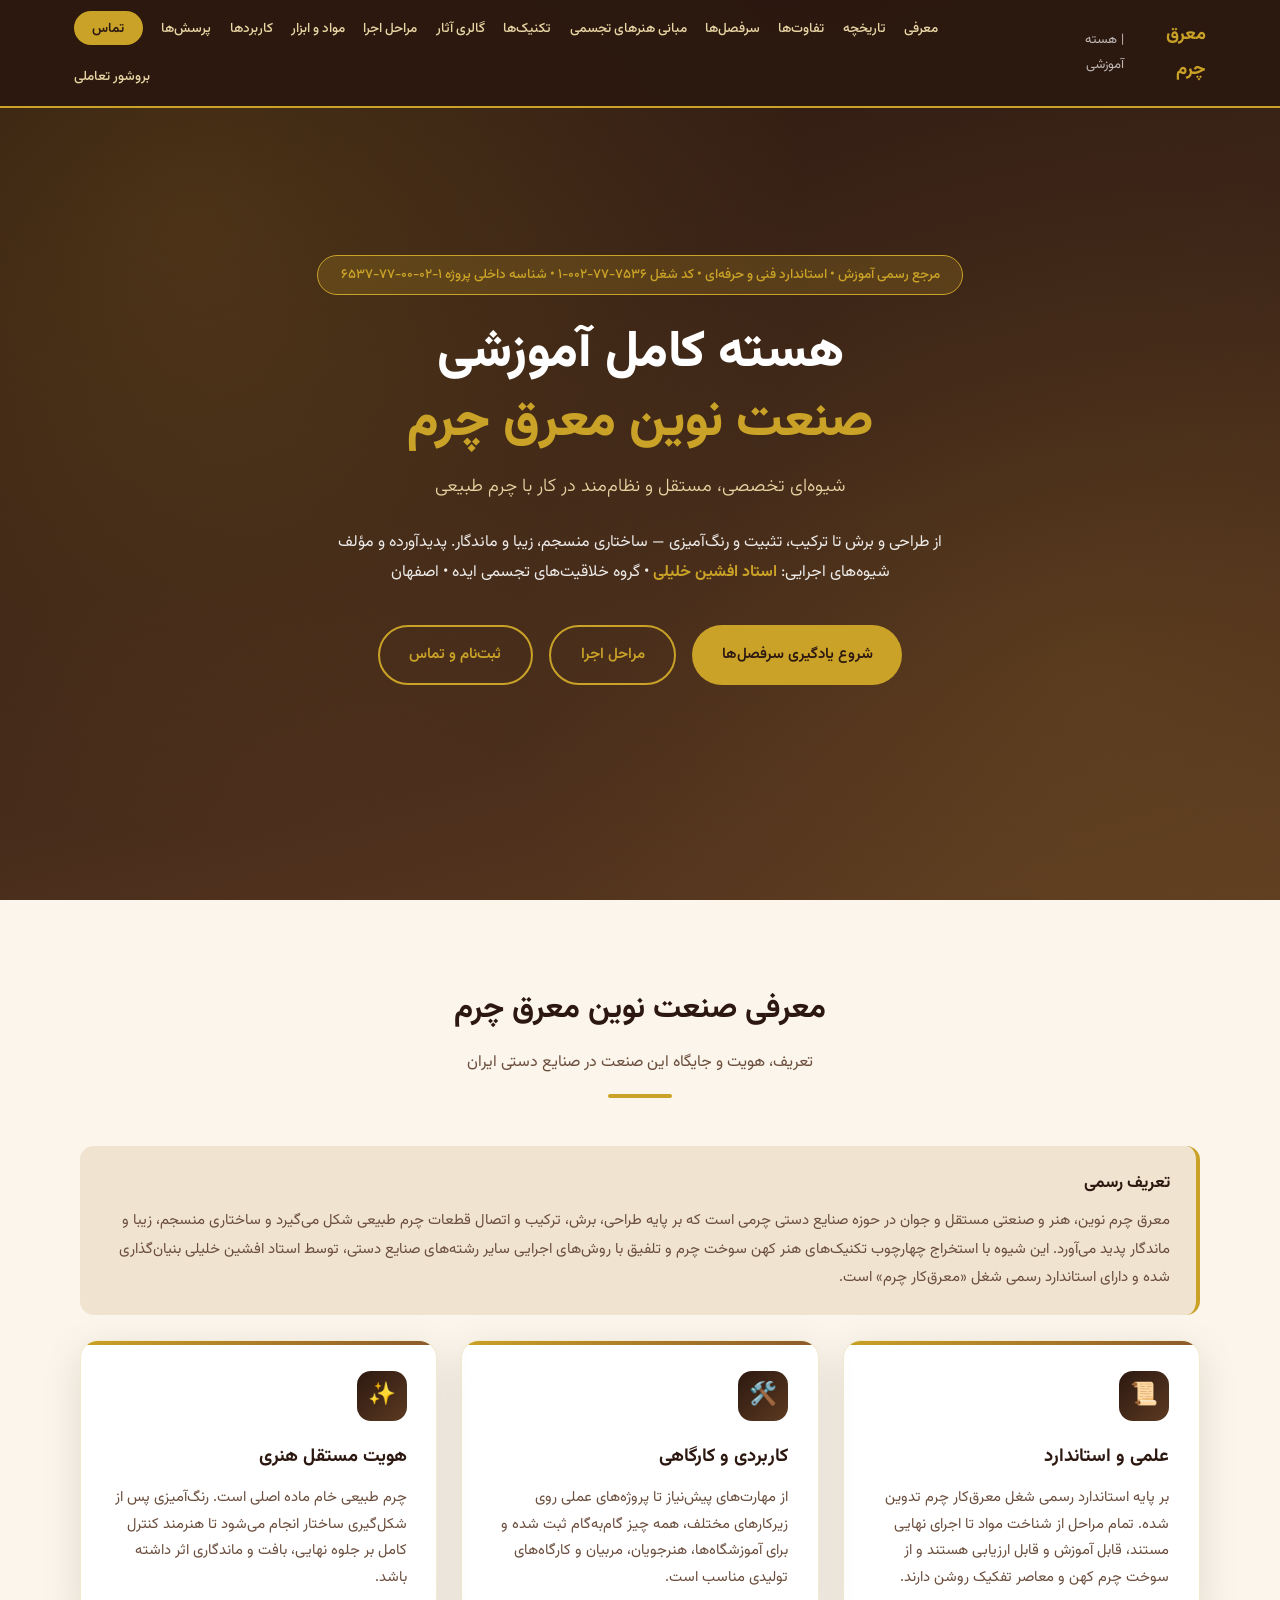
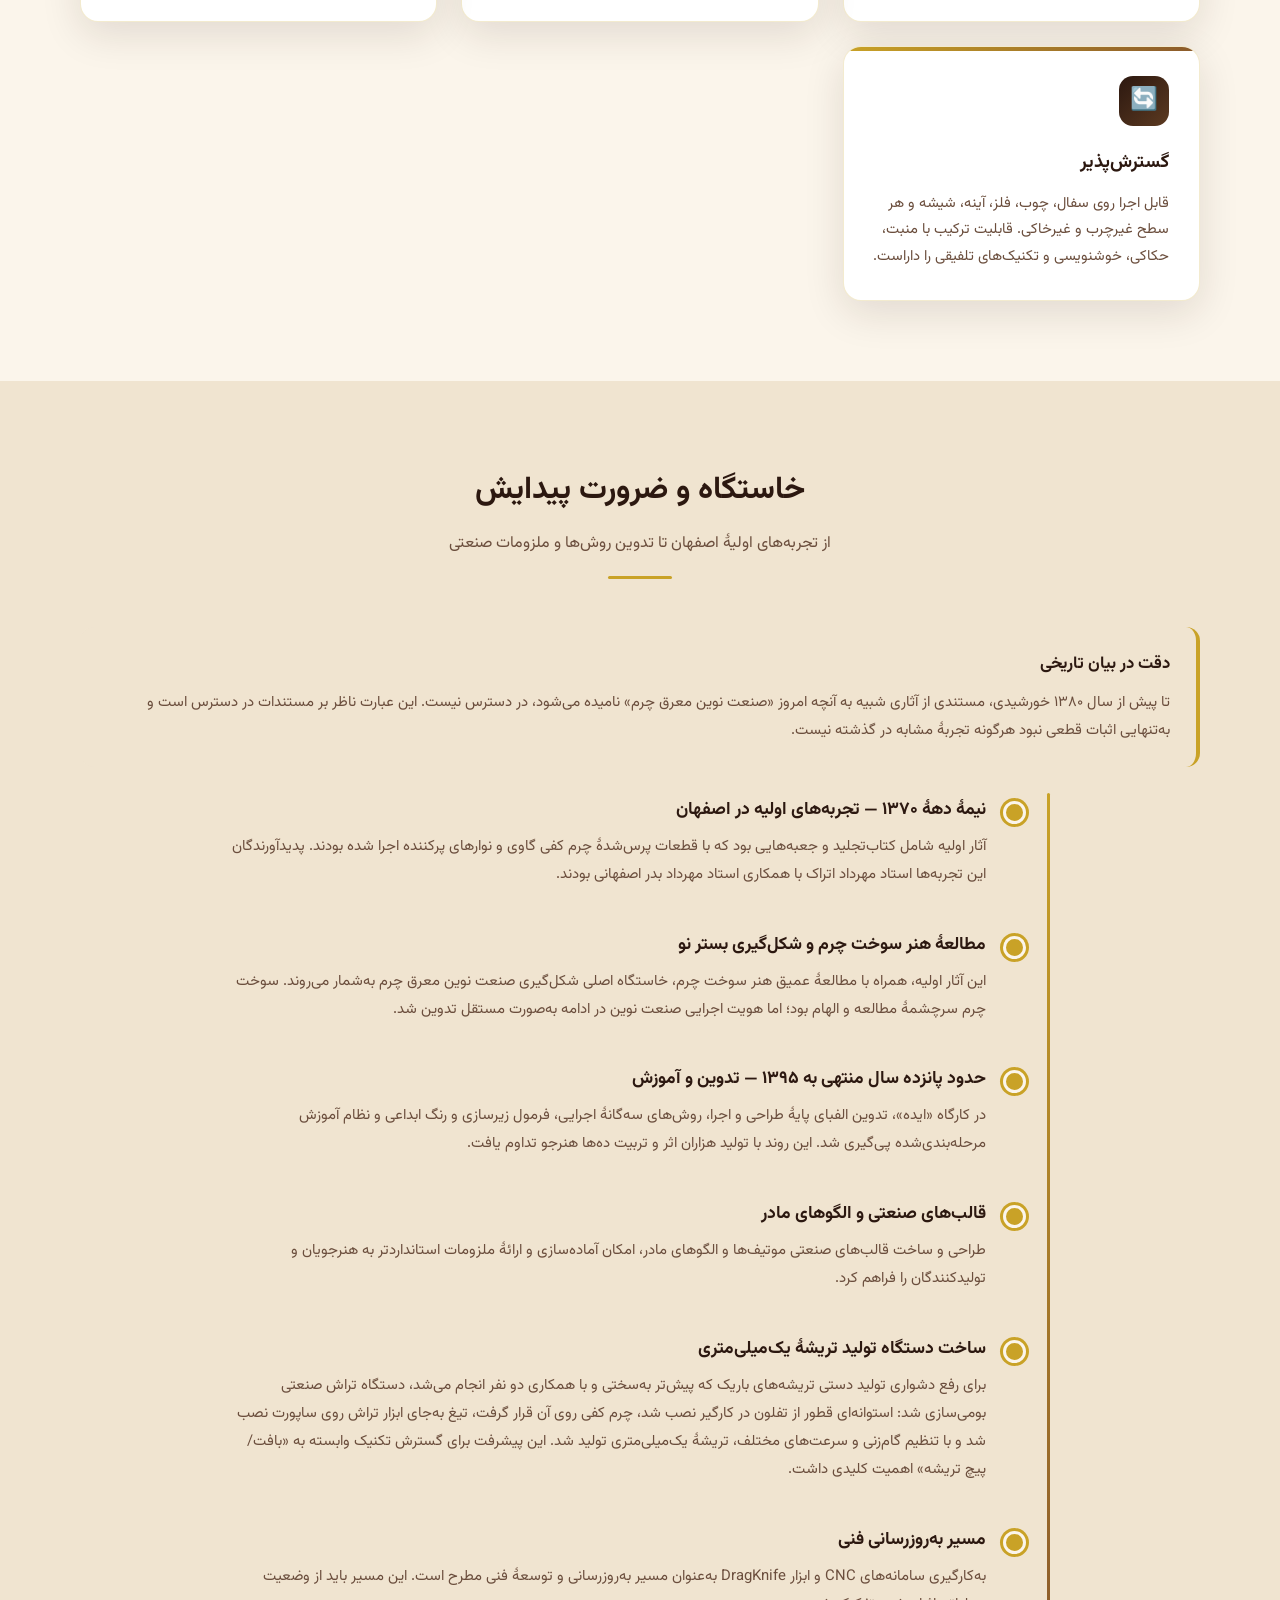
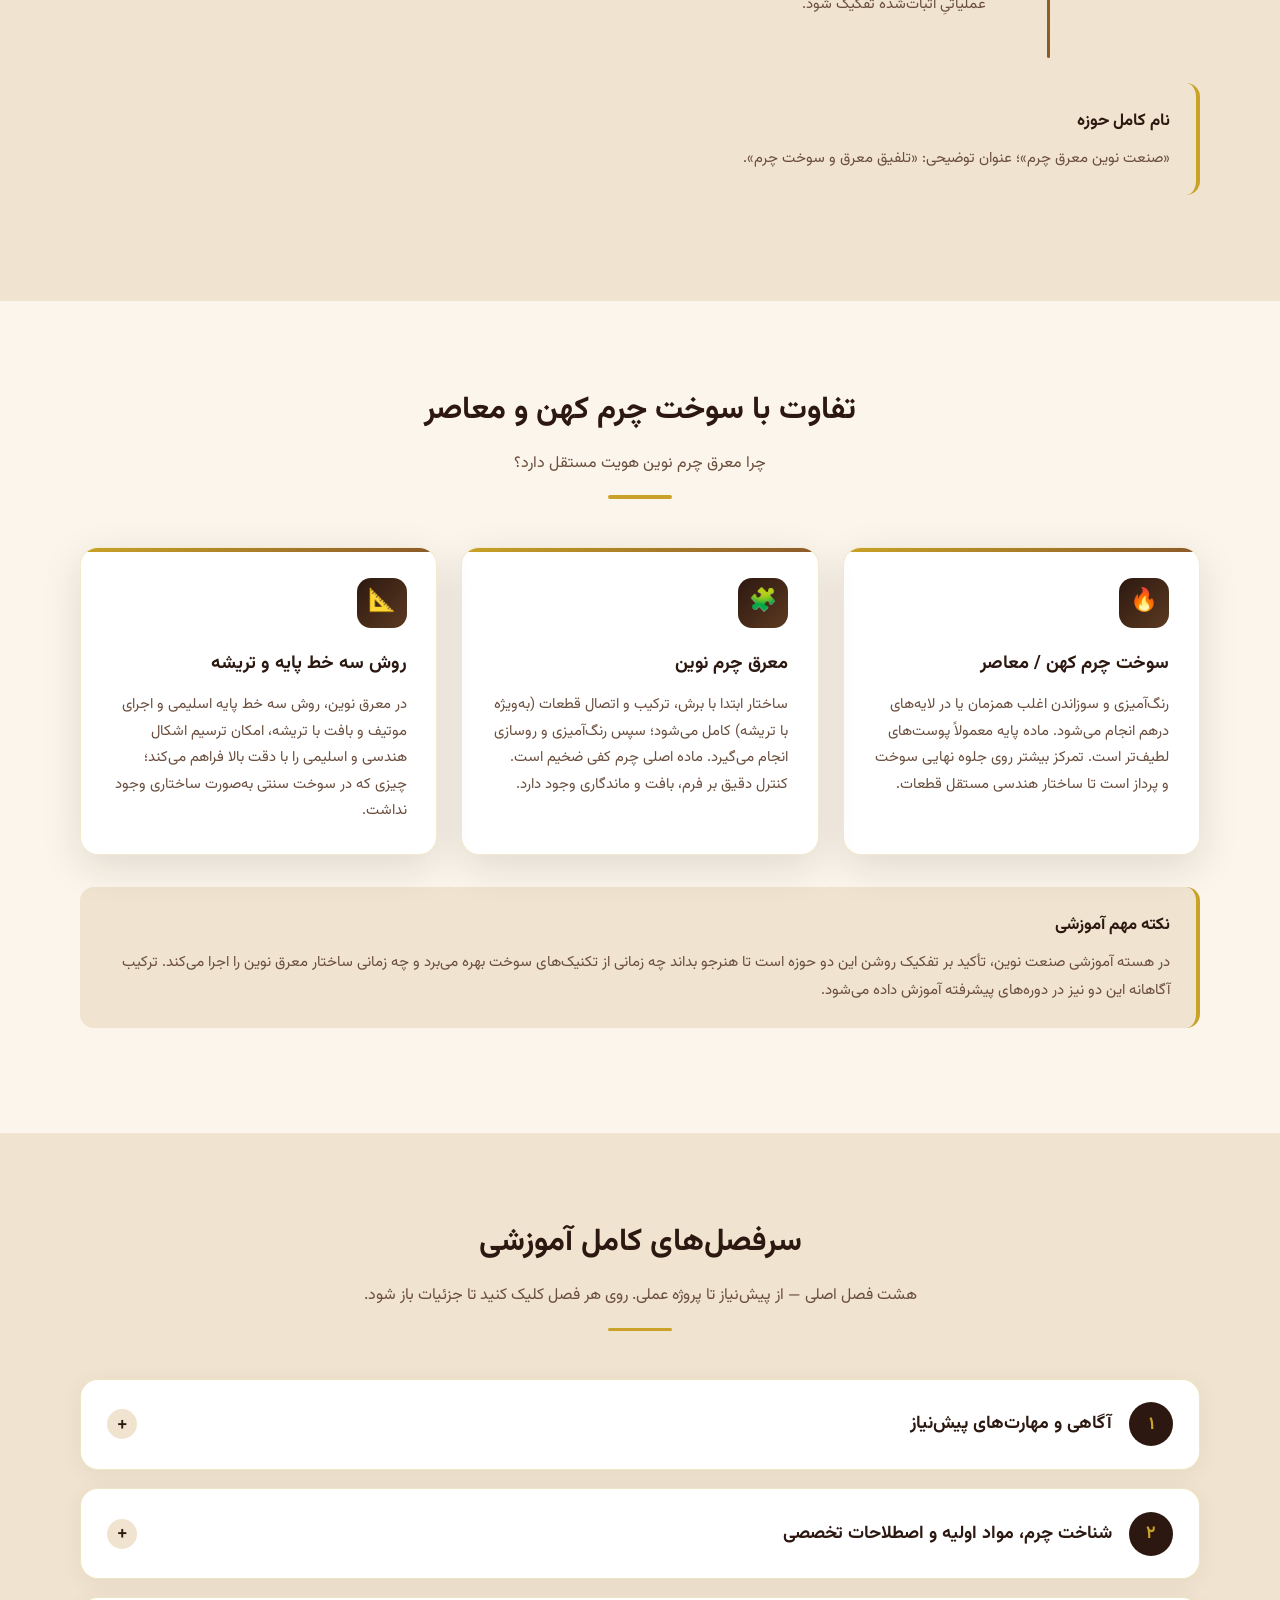
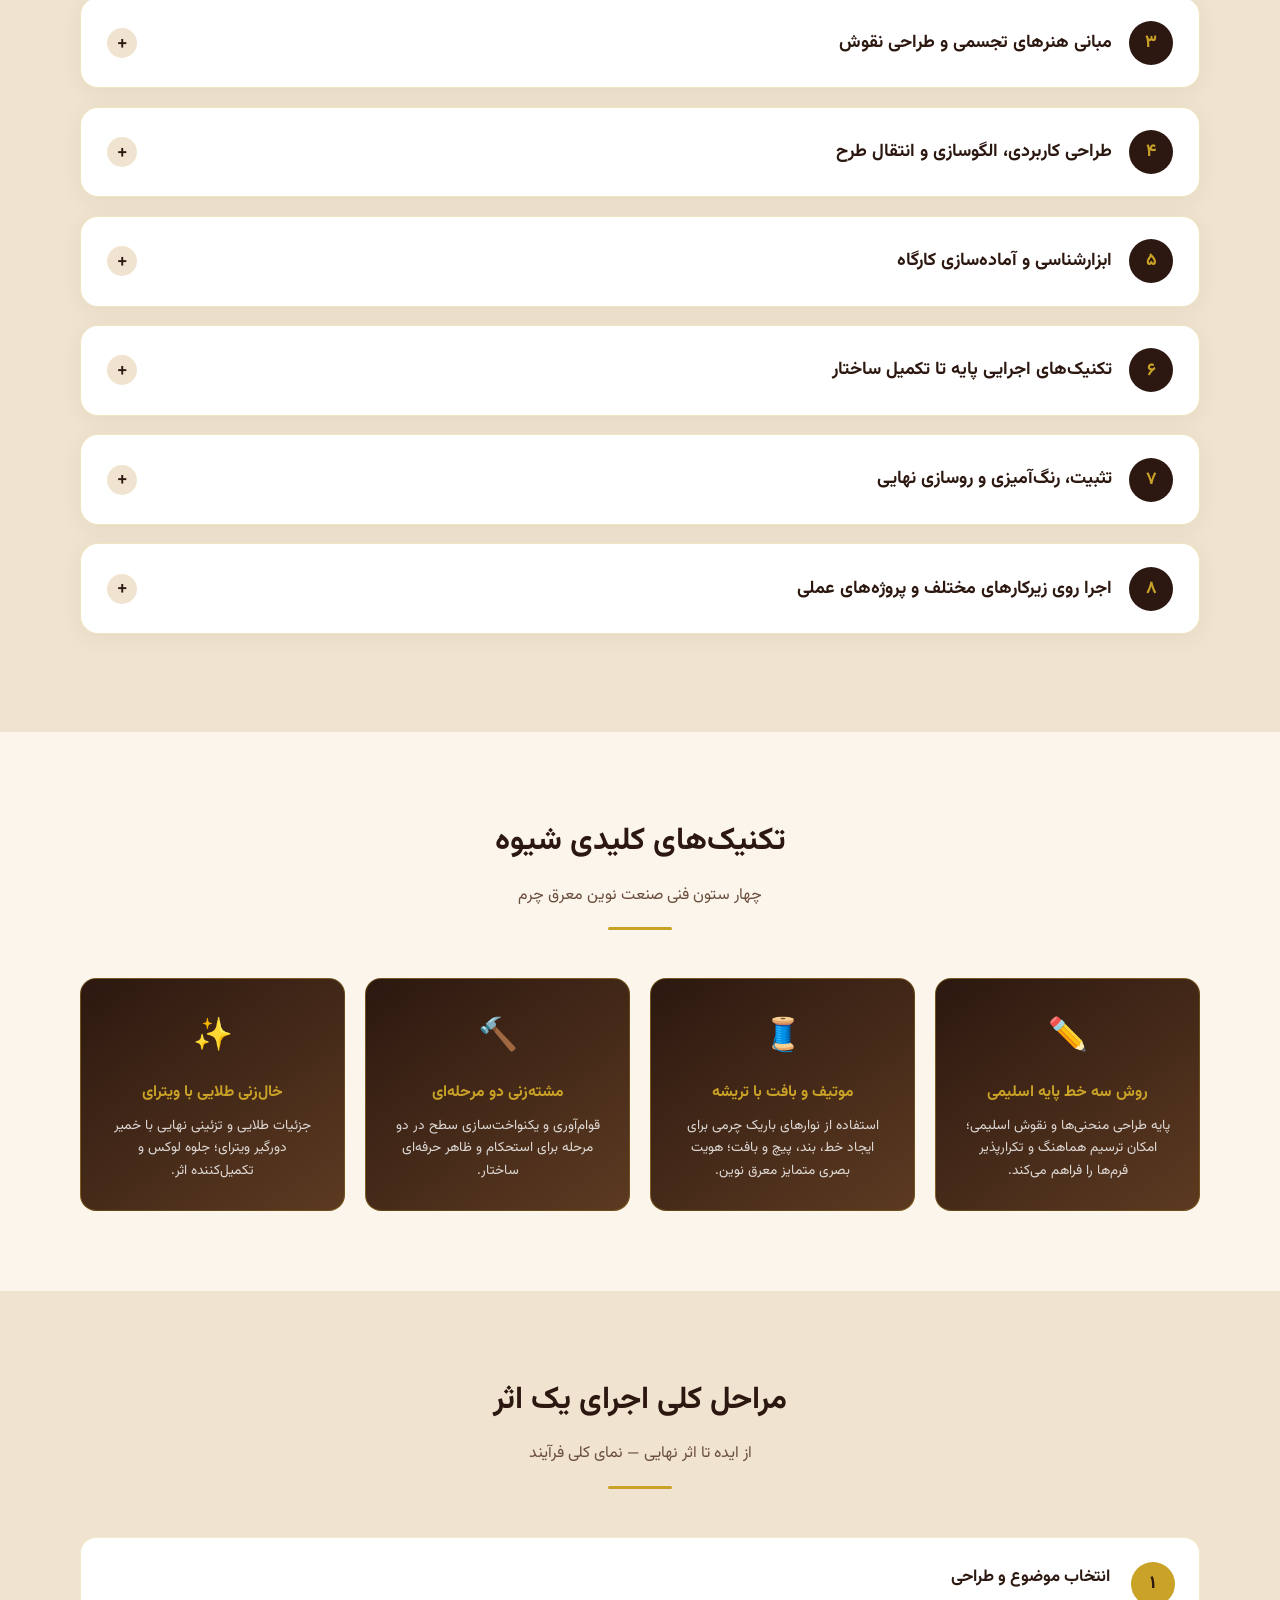
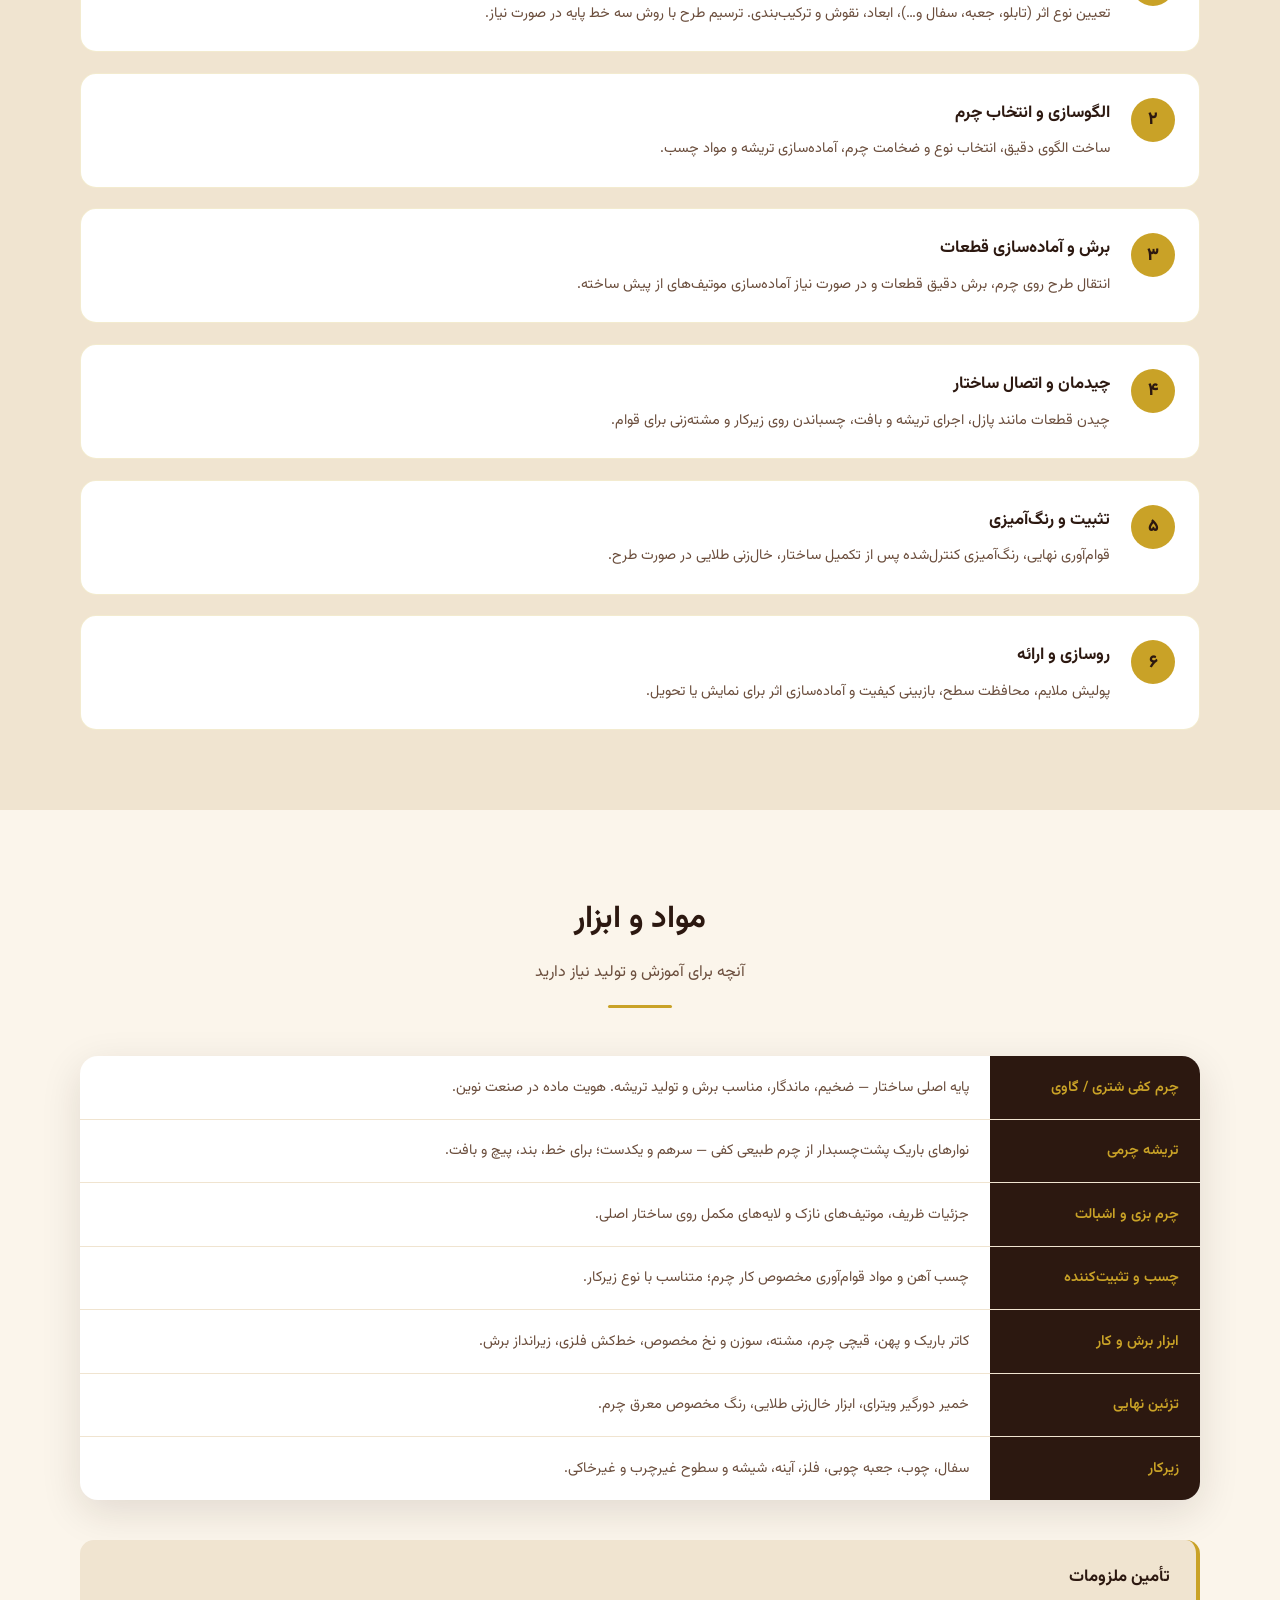
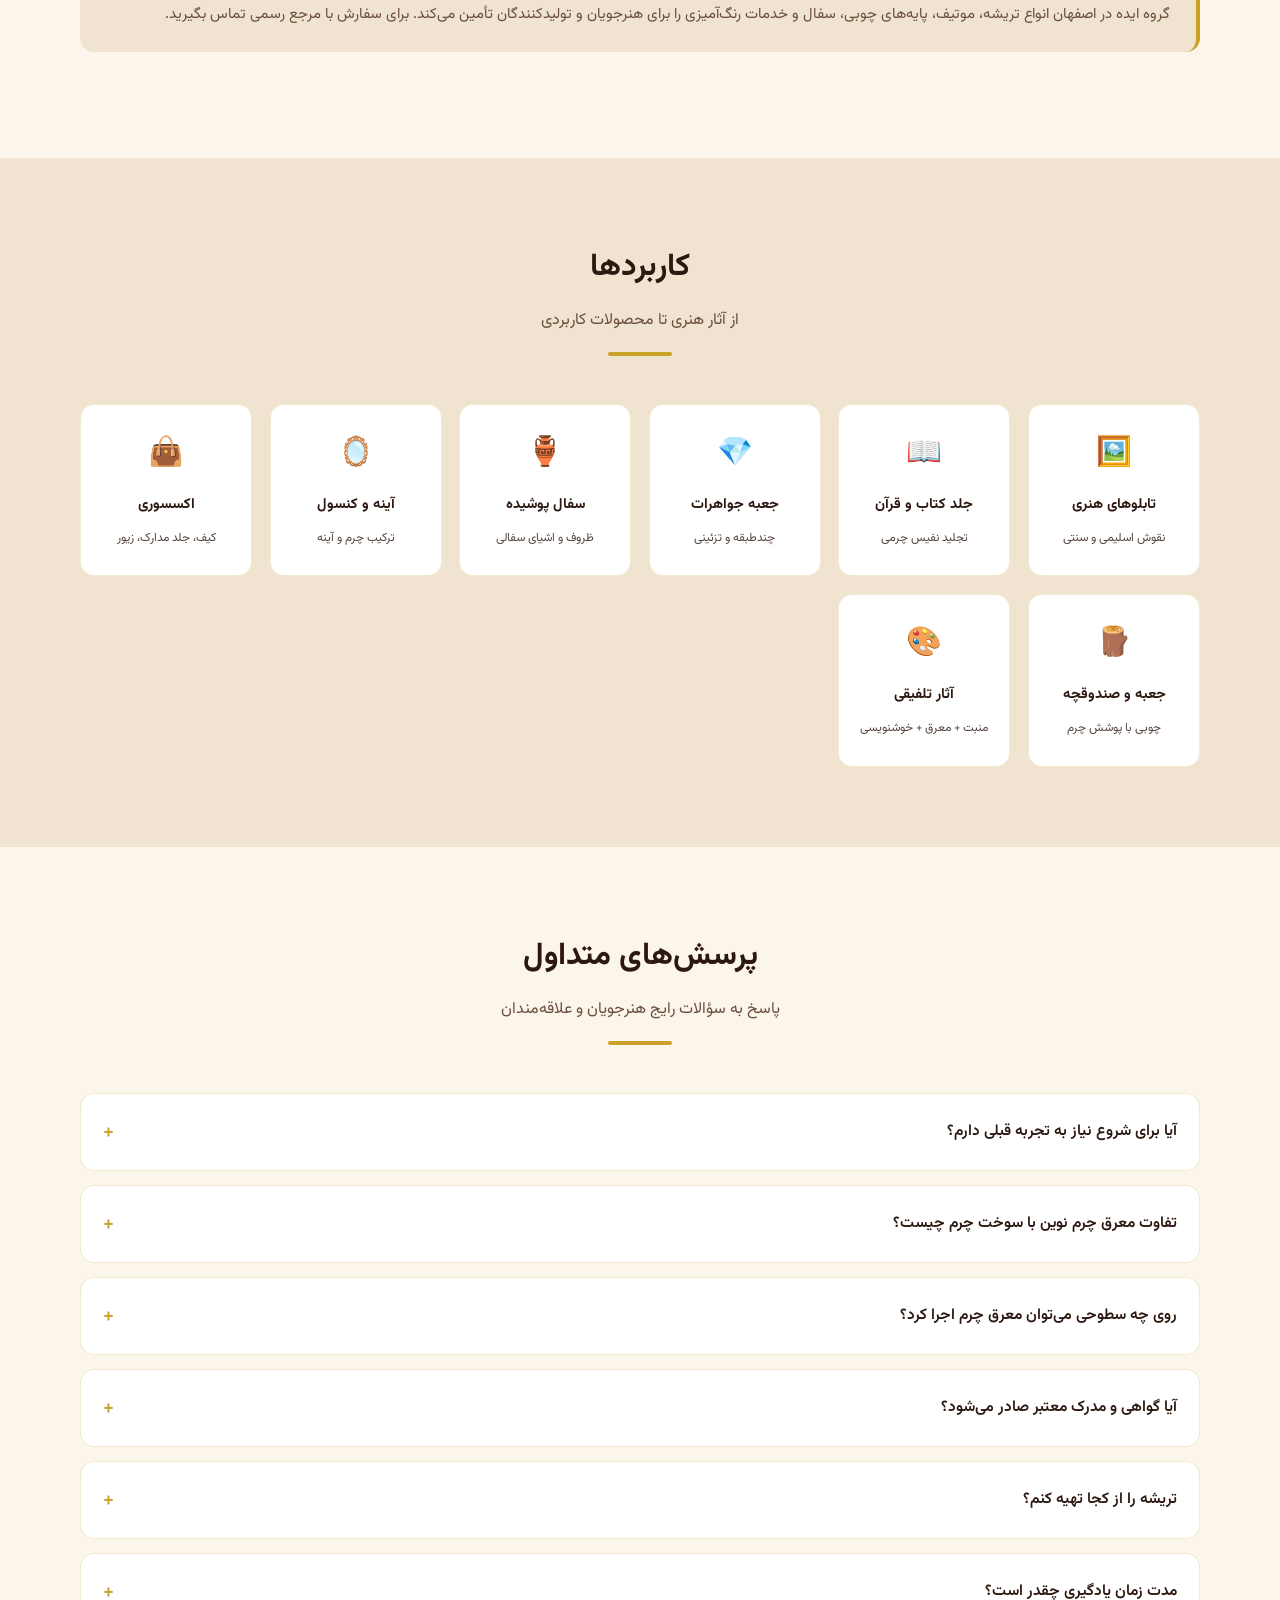
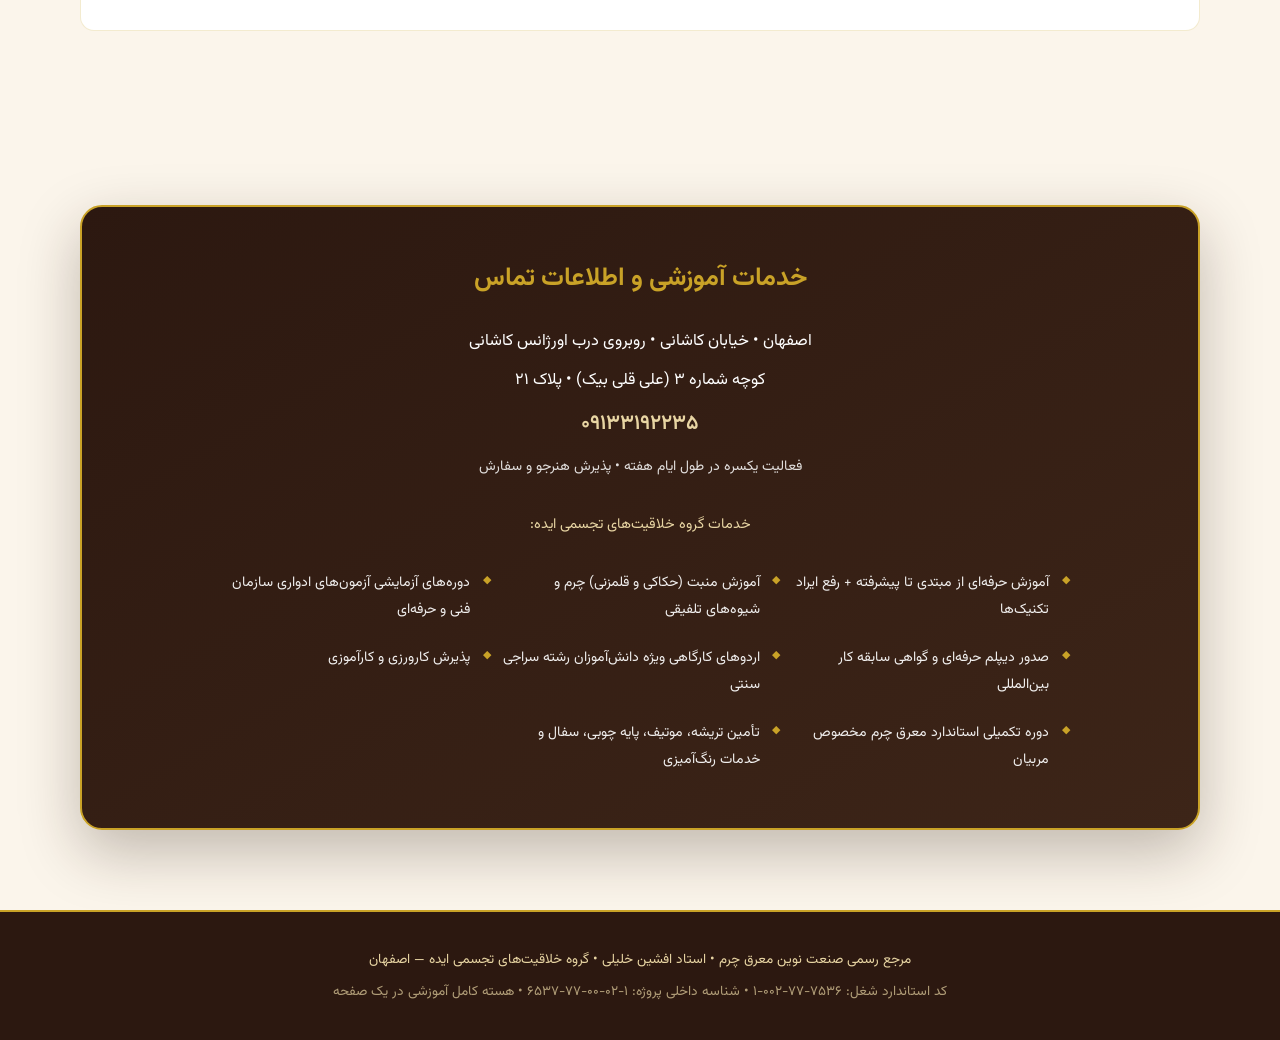
<file: index.html>
<!DOCTYPE html>
<html lang="fa" dir="rtl">
<head>
  <meta charset="UTF-8" />
  <meta name="viewport" content="width=device-width, initial-scale=1.0" />
  <title>صنعت نوین معرق چرم | آموزش جامع و مرجع رسمی</title>
  <meta name="description" content="مرجع معرفی و آموزش صنعت نوین معرق چرم؛ شامل هویت مستقل این صنعت، شناخت مواد و ابزار، طراحی، تکنیک‌های اجرایی و ساختار آموزشی مستند." />
  <meta name="author" content="استاد افشین خلیلی" />
  <meta name="robots" content="index, follow, max-image-preview:large" />
  <meta name="theme-color" content="#2C1810" />
  <meta name="application-name" content="صنعت نوین معرق چرم" />
  <link rel="canonical" href="https://deepdesigntechnology-design.github.io/sanat-novin-moaraq-charm/" />
  <meta property="og:locale" content="fa_IR" />
  <meta property="og:type" content="website" />
  <meta property="og:title" content="صنعت نوین معرق چرم | مرجع معرفی و آموزش" />
  <meta property="og:description" content="مرجع آموزشی و معرفی صنعت نوین معرق چرم، با پدیدآوری شیوه اجرایی به‌دست استاد افشین خلیلی." />
  <meta property="og:url" content="https://deepdesigntechnology-design.github.io/sanat-novin-moaraq-charm/" />
  <meta property="og:site_name" content="صنعت نوین معرق چرم" />
  <meta name="twitter:card" content="summary" />
  <meta name="twitter:title" content="صنعت نوین معرق چرم | هسته کامل آموزشی" />
  <meta name="twitter:description" content="هسته کامل آموزشی و مرجع معرفی صنعت نوین معرق چرم." />
  <link rel="preconnect" href="https://fonts.googleapis.com" />
  <link href="https://fonts.googleapis.com/css2?family=Vazirmatn:wght@300;400;500;600;700;800&display=swap" rel="stylesheet" />
  <style>
    .skip-link{position:fixed;top:-100px;right:1rem;z-index:2000;background:var(--gold);color:var(--dark);padding:.65rem 1rem;border-radius:0 0 10px 10px;font-weight:700;text-decoration:none}.skip-link:focus{top:0}.noscript{background:var(--dark);color:var(--white);padding:1rem;text-align:center;font-size:.9rem}.focus-visible:focus{outline:3px solid var(--gold);outline-offset:3px}

    :root{--dark:#2C1810;--med:#5C3A21;--warm:#8B5A2B;--gold:#C9A227;--light-gold:#E8D5A3;--cream:#FBF5EB;--beige:#F0E4D0;--soft:#6B4E3D;--white:#fff;--shadow:0 12px 40px rgba(44,24,16,.12);--radius:18px}
    *{margin:0;padding:0;box-sizing:border-box}html{scroll-behavior:smooth}body{font-family:'Vazirmatn',Tahoma,sans-serif;background:var(--cream);color:var(--dark);line-height:1.9;overflow-x:hidden}
    .header{position:fixed;top:0;right:0;left:0;z-index:1000;background:rgba(44,24,16,.97);backdrop-filter:blur(16px);border-bottom:2px solid var(--gold);transition:box-shadow .3s}.header.scrolled{box-shadow:0 8px 32px rgba(0,0,0,.4)}
    .nav{max-width:1180px;margin:0 auto;padding:.85rem 1.5rem;display:flex;align-items:center;justify-content:space-between;gap:1rem}.logo{color:var(--gold);font-weight:700;font-size:1.15rem;text-decoration:none;display:flex;align-items:center;gap:.45rem}.logo span{color:rgba(255,255,255,.7);font-weight:400;font-size:.82rem}.nav-links{display:flex;gap:1.15rem;list-style:none;flex-wrap:wrap;justify-content:flex-end}.nav-links a{color:var(--light-gold);text-decoration:none;font-size:.84rem;font-weight:500;transition:color .2s;white-space:nowrap}.nav-links a:hover{color:var(--gold)}.nav-cta{background:var(--gold);color:var(--dark)!important;padding:.42rem 1.15rem;border-radius:50px;font-weight:600!important}.nav-cta:hover{background:var(--light-gold)!important}.menu-btn{display:none;background:none;border:1.5px solid var(--gold);color:var(--gold);padding:.4rem .85rem;border-radius:10px;font-family:inherit;font-size:.88rem;cursor:pointer}
    .hero{min-height:100vh;background:linear-gradient(165deg,var(--dark) 0%,#3d2518 50%,var(--med) 100%);display:flex;align-items:center;justify-content:center;text-align:center;padding:7rem 1.5rem 4.5rem;position:relative;overflow:hidden}.hero:before{content:'';position:absolute;inset:0;background:radial-gradient(circle at 15% 25%,rgba(201,162,39,.16) 0%,transparent 48%),radial-gradient(circle at 85% 75%,rgba(201,162,39,.1) 0%,transparent 45%)}.hero-content{position:relative;z-index:2;max-width:840px}.hero-badge{display:inline-block;background:rgba(201,162,39,.2);border:1px solid var(--gold);color:var(--gold);padding:.4rem 1.4rem;border-radius:50px;font-size:.84rem;font-weight:500;margin-bottom:1.5rem}.hero h1{font-size:clamp(2rem,5.2vw,3.2rem);font-weight:800;color:var(--white);margin-bottom:.8rem;line-height:1.35}.hero h1 span{color:var(--gold)}.hero-sub{font-size:1.15rem;color:var(--light-gold);margin-bottom:1.4rem;font-weight:300}.hero-desc{color:rgba(255,255,255,.9);font-size:1rem;max-width:640px;margin:0 auto 2.3rem}.hero-btns{display:flex;gap:1rem;justify-content:center;flex-wrap:wrap}.btn{display:inline-flex;align-items:center;gap:.45rem;padding:.85rem 1.85rem;border-radius:50px;font-weight:600;font-size:.94rem;text-decoration:none;transition:all .25s;border:none;cursor:pointer;font-family:inherit}.btn-primary{background:var(--gold);color:var(--dark)}.btn-primary:hover{background:var(--light-gold);transform:translateY(-3px);box-shadow:0 10px 28px rgba(201,162,39,.45)}.btn-outline{background:transparent;color:var(--gold);border:2px solid var(--gold)}.btn-outline:hover{background:rgba(201,162,39,.18);transform:translateY(-3px)}
    section{padding:5rem 1.5rem}.wrap{max-width:1120px;margin:0 auto}.section-title{text-align:center;margin-bottom:3rem}.section-title h2{font-size:1.95rem;font-weight:700;color:var(--dark);margin-bottom:.55rem}.section-title p{color:var(--soft);font-size:1rem;max-width:580px;margin:0 auto}.section-title .line{width:64px;height:3.5px;background:var(--gold);margin:1rem auto 0;border-radius:3px}.bg-beige{background:var(--beige)}
    .cards{display:grid;grid-template-columns:repeat(auto-fit,minmax(265px,1fr));gap:1.5rem}.card{background:var(--white);border-radius:var(--radius);padding:1.85rem;box-shadow:var(--shadow);border:1px solid rgba(201,162,39,.22);transition:all .3s;position:relative;overflow:hidden}.card:before{content:'';position:absolute;top:0;right:0;left:0;height:4px;background:linear-gradient(90deg,var(--gold),var(--warm))}.card:hover{transform:translateY(-6px);box-shadow:0 18px 50px rgba(44,24,16,.16)}.card-icon{width:50px;height:50px;background:linear-gradient(135deg,var(--dark),var(--med));border-radius:14px;display:flex;align-items:center;justify-content:center;color:var(--gold);font-size:1.4rem;margin-bottom:1.2rem}.card h3{font-size:1.15rem;font-weight:700;margin-bottom:.65rem}.card p{color:var(--soft);font-size:.92rem;line-height:1.8}
    .timeline{position:relative;padding-right:2rem;max-width:820px;margin:0 auto}.timeline:before{content:'';position:absolute;right:0;top:0;bottom:0;width:3.5px;background:linear-gradient(to bottom,var(--gold),var(--warm));border-radius:3px}.timeline-item{position:relative;padding:0 2rem 2.4rem 0}.timeline-item:before{content:'';position:absolute;right:-8px;top:8px;width:17px;height:17px;background:var(--gold);border-radius:50%;border:3.5px solid var(--cream);box-shadow:0 0 0 3px var(--gold)}.timeline-item h4{font-size:1.1rem;font-weight:700;margin-bottom:.4rem}.timeline-item p{color:var(--soft);font-size:.93rem}
    .chapter-block{background:var(--white);border-radius:var(--radius);padding:1.4rem 1.6rem;margin-bottom:1.15rem;border:1px solid rgba(201,162,39,.28);box-shadow:0 4px 22px rgba(44,24,16,.06);transition:all .25s}.chapter-block:hover{border-color:rgba(201,162,39,.5)}.chapter-head{display:flex;align-items:center;gap:1.1rem;cursor:pointer;user-select:none}.chapter-num{width:44px;height:44px;min-width:44px;background:var(--dark);color:var(--gold);border-radius:50%;display:flex;align-items:center;justify-content:center;font-weight:700;font-size:1.1rem}.chapter-head h3{font-size:1.12rem;font-weight:700;flex:1}.chapter-toggle{width:30px;height:30px;border-radius:50%;background:var(--beige);display:flex;align-items:center;justify-content:center;color:var(--dark);font-size:1.2rem;transition:all .3s;font-weight:600}.chapter-block.open .chapter-toggle{transform:rotate(45deg);background:var(--gold);color:var(--dark)}.chapter-body{max-height:0;overflow:hidden;transition:max-height .5s ease,margin .3s;color:var(--soft);font-size:.94rem}.chapter-block.open .chapter-body{max-height:1600px;margin-top:1.15rem}.chapter-body ul{margin:.9rem 0 .6rem;padding-right:1.4rem}.chapter-body li{margin-bottom:.45rem}.chapter-body .highlight{background:var(--beige);border-right:4px solid var(--gold);padding:.9rem 1.15rem;border-radius:0 10px 10px 0;margin:1.1rem 0;font-size:.9rem}
    .tech-grid{display:grid;grid-template-columns:repeat(auto-fit,minmax(230px,1fr));gap:1.25rem}.tech-item{background:linear-gradient(145deg,var(--dark),var(--med));color:var(--white);padding:1.75rem;border-radius:16px;text-align:center;border:1px solid rgba(201,162,39,.35);transition:transform .25s}.tech-item:hover{transform:translateY(-4px)}.tech-item .icon{font-size:2rem;margin-bottom:.6rem;display:block}.tech-item strong{color:var(--gold);font-size:.98rem;display:block;margin-bottom:.45rem}.tech-item p{font-size:.85rem;color:rgba(255,255,255,.82);line-height:1.65}
    .mat-table{background:var(--white);border-radius:var(--radius);overflow:hidden;box-shadow:var(--shadow)}.mat-row{display:grid;grid-template-columns:210px 1fr;border-bottom:1px solid var(--beige)}.mat-row:last-child{border-bottom:none}.mat-label{background:var(--dark);color:var(--gold);padding:1.1rem 1.3rem;font-weight:600;font-size:.9rem;display:flex;align-items:center}.mat-value{padding:1.1rem 1.3rem;color:var(--soft);font-size:.9rem;display:flex;align-items:center}
    .steps{display:grid;gap:1.3rem}.step{display:flex;gap:1.3rem;background:var(--white);border-radius:16px;padding:1.5rem;border:1px solid rgba(201,162,39,.22);align-items:flex-start;transition:all .25s}.step:hover{border-color:rgba(201,162,39,.45)}.step-num{width:44px;height:44px;min-width:44px;background:var(--gold);color:var(--dark);border-radius:50%;display:flex;align-items:center;justify-content:center;font-weight:800;font-size:1.1rem}.step h4{font-size:1.05rem;font-weight:700;margin-bottom:.35rem}.step p{color:var(--soft);font-size:.9rem}
    .apps{display:grid;grid-template-columns:repeat(auto-fit,minmax(155px,1fr));gap:1.1rem}.app-item{background:var(--white);border-radius:14px;padding:1.4rem 1rem;text-align:center;border:1px solid rgba(201,162,39,.22);transition:all .25s}.app-item:hover{background:var(--dark);color:var(--white);border-color:var(--gold)}.app-item:hover .app-icon{color:var(--gold)}.app-icon{font-size:1.8rem;margin-bottom:.55rem;color:var(--warm)}.app-item strong{display:block;font-size:.9rem;margin-bottom:.3rem}.app-item span{font-size:.75rem;opacity:.8}
    .faq-item{background:var(--white);border-radius:14px;margin-bottom:.85rem;border:1px solid rgba(201,162,39,.22);overflow:hidden}.faq-q{padding:1.2rem 1.4rem;font-weight:600;font-size:.97rem;cursor:pointer;display:flex;justify-content:space-between;align-items:center;user-select:none;transition:background .2s}.faq-q:hover{background:var(--beige)}.faq-a{max-height:0;overflow:hidden;transition:max-height .4s ease;padding:0 1.4rem;color:var(--soft);font-size:.92rem}.faq-item.open .faq-a{max-height:420px;padding-bottom:1.2rem}.faq-icon{color:var(--gold);font-size:1.25rem;transition:transform .3s;font-weight:600}.faq-item.open .faq-icon{transform:rotate(45deg)}
    .contact-box{background:linear-gradient(150deg,var(--dark),#3d2518);border-radius:22px;padding:3rem 2rem;text-align:center;color:var(--white);border:2px solid var(--gold);box-shadow:0 22px 60px rgba(44,24,16,.28)}.contact-box h2{color:var(--gold);font-size:1.6rem;margin-bottom:1.4rem}.contact-info{display:flex;flex-direction:column;gap:.55rem;margin-bottom:1.9rem;font-size:1.02rem}.contact-info a{color:var(--light-gold);text-decoration:none;font-weight:600;font-size:1.3rem}.contact-info a:hover{color:var(--gold)}.services-list{display:grid;grid-template-columns:repeat(auto-fit,minmax(250px,1fr));gap:.55rem;text-align:right;margin-top:1.6rem;max-width:860px;margin-left:auto;margin-right:auto}.services-list li{list-style:none;font-size:.88rem;color:rgba(255,255,255,.92);padding:.4rem 0;position:relative;padding-right:1.3rem}.services-list li:before{content:'◆';position:absolute;right:0;color:var(--gold);font-size:.7rem}
    .info-box{background:var(--beige);border-radius:14px;padding:1.4rem 1.6rem;border-right:4px solid var(--gold);margin:1.6rem 0}.info-box h4{font-size:1.05rem;margin-bottom:.45rem;color:var(--dark)}.info-box p{font-size:.93rem;color:var(--soft)}footer{background:var(--dark);color:var(--light-gold);text-align:center;padding:2.2rem 1.5rem;font-size:.85rem;border-top:2px solid var(--gold)}
    @media(max-width:900px){.nav-links{display:none}.nav-links.open{display:flex;flex-direction:column;position:absolute;top:100%;right:0;left:0;background:var(--dark);padding:1.1rem 1.6rem 1.6rem;border-bottom:2px solid var(--gold);gap:.9rem}.menu-btn{display:block}.mat-row{grid-template-columns:1fr}.mat-label{border-radius:0}section{padding:3.5rem 1.25rem}.hero{padding-top:6.5rem}}
  </style>
</head>
<body>
<a class="skip-link" href="#main">پرش به محتوای اصلی</a>
<noscript><div class="noscript">برای استفاده از فهرست بازشونده فصل‌ها و پرسش‌های متداول، JavaScript را فعال کنید. محتوای اصلی سایت بدون JavaScript نیز قابل مطالعه است.</div></noscript>
<header class="header" id="header" role="banner"><nav class="nav" aria-label="ناوبری اصلی">
<a href="#" class="logo">معرق چرم <span>| هسته آموزشی</span></a>
<button class="menu-btn" id="menuBtn" type="button" aria-label="باز کردن منو" aria-controls="navLinks" aria-expanded="false">☰ منو</button>
<ul class="nav-links" id="navLinks">
<li><a href="#about">معرفی</a></li><li><a href="#history">تاریخچه</a></li><li><a href="#difference">تفاوت‌ها</a></li><li><a href="#education">سرفصل‌ها</a></li><li><a href="visual-arts.html">مبانی هنرهای تجسمی</a></li><li><a href="#techniques">تکنیک‌ها</a></li><li><a href="gallery.html">گالری آثار</a></li><li><a href="#process">مراحل اجرا</a></li><li><a href="#materials">مواد و ابزار</a></li><li><a href="#applications">کاربردها</a></li><li><a href="#faq">پرسش‌ها</a></li><li><a href="#contact" class="nav-cta">تماس</a></li>
<li><a href="brochure.html">بروشور تعاملی</a></li></ul></nav></header>

<main id="main"><section class="hero" aria-labelledby="hero-title"><div class="hero-content">
<div class="hero-badge">مرجع رسمی آموزش • استاندارد فنی و حرفه‌ای • کد شغل ۷۵۳۶-۷۷-۰۰۲-۱ • شناسه داخلی پروژه ۱-۰۲-۰۰-۷۷-۶۵۳۷</div>
<h1 id="hero-title">هسته کامل آموزشی<br><span>صنعت نوین معرق چرم</span></h1>
<p class="hero-sub">شیوه‌ای تخصصی، مستقل و نظام‌مند در کار با چرم طبیعی</p>
<p class="hero-desc">از طراحی و برش تا ترکیب، تثبیت و رنگ‌آمیزی — ساختاری منسجم، زیبا و ماندگار. پدیدآورده و مؤلف شیوه‌های اجرایی: <strong style="color:var(--gold)">استاد افشین خلیلی</strong> • گروه خلاقیت‌های تجسمی ایده • اصفهان</p>
<div class="hero-btns"><a href="#education" class="btn btn-primary">شروع یادگیری سرفصل‌ها</a><a href="#process" class="btn btn-outline">مراحل اجرا</a><a href="#contact" class="btn btn-outline">ثبت‌نام و تماس</a></div>
</div></section>

<section id="about"><div class="wrap"><div class="section-title"><h2>معرفی صنعت نوین معرق چرم</h2><p>تعریف، هویت و جایگاه این صنعت در صنایع دستی ایران</p><div class="line"></div></div>
<div class="info-box"><h4>تعریف رسمی</h4><p>معرق چرم نوین، هنر و صنعتی مستقل و جوان در حوزه صنایع دستی چرمی است که بر پایه طراحی، برش، ترکیب و اتصال قطعات چرم طبیعی شکل می‌گیرد و ساختاری منسجم، زیبا و ماندگار پدید می‌آورد. این شیوه با استخراج چهارچوب تکنیک‌های هنر کهن سوخت چرم و تلفیق با روش‌های اجرایی سایر رشته‌های صنایع دستی، توسط استاد افشین خلیلی بنیان‌گذاری شده و دارای استاندارد رسمی شغل «معرق‌کار چرم» است.</p></div>
<div class="cards">
<div class="card"><div class="card-icon">📜</div><h3>علمی و استاندارد</h3><p>بر پایه استاندارد رسمی شغل معرق‌کار چرم تدوین شده. تمام مراحل از شناخت مواد تا اجرای نهایی مستند، قابل آموزش و قابل ارزیابی هستند و از سوخت چرم کهن و معاصر تفکیک روشن دارند.</p></div>
<div class="card"><div class="card-icon">🛠️</div><h3>کاربردی و کارگاهی</h3><p>از مهارت‌های پیش‌نیاز تا پروژه‌های عملی روی زیرکارهای مختلف، همه چیز گام‌به‌گام ثبت شده و برای آموزشگاه‌ها، هنرجویان، مربیان و کارگاه‌های تولیدی مناسب است.</p></div>
<div class="card"><div class="card-icon">✨</div><h3>هویت مستقل هنری</h3><p>چرم طبیعی خام ماده اصلی است. رنگ‌آمیزی پس از شکل‌گیری ساختار انجام می‌شود تا هنرمند کنترل کامل بر جلوه نهایی، بافت و ماندگاری اثر داشته باشد.</p></div>
<div class="card"><div class="card-icon">🔄</div><h3>گسترش‌پذیر</h3><p>قابل اجرا روی سفال، چوب، فلز، آینه، شیشه و هر سطح غیرچرب و غیرخاکی. قابلیت ترکیب با منبت، حکاکی، خوشنویسی و تکنیک‌های تلفیقی را داراست.</p></div>
</div></div></section>

<section id="history" class="bg-beige"><div class="wrap"><div class="section-title"><h2>خاستگاه و ضرورت پیدایش</h2><p>از تجربه‌های اولیهٔ اصفهان تا تدوین روش‌ها و ملزومات صنعتی</p><div class="line"></div></div>
<div class="info-box"><h4>دقت در بیان تاریخی</h4><p>تا پیش از سال ۱۳۸۰ خورشیدی، مستندی از آثاری شبیه به آنچه امروز «صنعت نوین معرق چرم» نامیده می‌شود، در دسترس نیست. این عبارت ناظر بر مستندات در دسترس است و به‌تنهایی اثبات قطعی نبود هرگونه تجربهٔ مشابه در گذشته نیست.</p></div>
<div class="timeline">
<div class="timeline-item"><h4>نیمهٔ دههٔ ۱۳۷۰ — تجربه‌های اولیه در اصفهان</h4><p>آثار اولیه شامل کتاب‌تجلید و جعبه‌هایی بود که با قطعات پرس‌شدهٔ چرم کفی گاوی و نوارهای پرکننده اجرا شده بودند. پدیدآورندگان این تجربه‌ها استاد مهرداد اتراک با همکاری استاد مهرداد بدر اصفهانی بودند.</p></div>
<div class="timeline-item"><h4>مطالعهٔ هنر سوخت چرم و شکل‌گیری بستر نو</h4><p>این آثار اولیه، همراه با مطالعهٔ عمیق هنر سوخت چرم، خاستگاه اصلی شکل‌گیری صنعت نوین معرق چرم به‌شمار می‌روند. سوخت چرم سرچشمهٔ مطالعه و الهام بود؛ اما هویت اجرایی صنعت نوین در ادامه به‌صورت مستقل تدوین شد.</p></div>
<div class="timeline-item"><h4>حدود پانزده سال منتهی به ۱۳۹۵ — تدوین و آموزش</h4><p>در کارگاه «ایده»، تدوین الفبای پایهٔ طراحی و اجرا، روش‌های سه‌گانهٔ اجرایی، فرمول زیرسازی و رنگ ابداعی و نظام آموزش مرحله‌بندی‌شده پی‌گیری شد. این روند با تولید هزاران اثر و تربیت ده‌ها هنرجو تداوم یافت.</p></div>
<div class="timeline-item"><h4>قالب‌های صنعتی و الگوهای مادر</h4><p>طراحی و ساخت قالب‌های صنعتی موتیف‌ها و الگوهای مادر، امکان آماده‌سازی و ارائهٔ ملزومات استانداردتر به هنرجویان و تولیدکنندگان را فراهم کرد.</p></div>
<div class="timeline-item"><h4>ساخت دستگاه تولید تریشهٔ یک‌میلی‌متری</h4><p>برای رفع دشواری تولید دستی تریشه‌های باریک که پیش‌تر به‌سختی و با همکاری دو نفر انجام می‌شد، دستگاه تراش صنعتی بومی‌سازی شد: استوانه‌ای قطور از تفلون در کارگیر نصب شد، چرم کفی روی آن قرار گرفت، تیغ به‌جای ابزار تراش روی ساپورت نصب شد و با تنظیم گام‌زنی و سرعت‌های مختلف، تریشهٔ یک‌میلی‌متری تولید شد. این پیشرفت برای گسترش تکنیک وابسته به «بافت/پیچ تریشه» اهمیت کلیدی داشت.</p></div>
<div class="timeline-item"><h4>مسیر به‌روزرسانی فنی</h4><p>به‌کارگیری سامانه‌های CNC و ابزار DragKnife به‌عنوان مسیر به‌روزرسانی و توسعهٔ فنی مطرح است. این مسیر باید از وضعیت عملیاتیِ اثبات‌شده تفکیک شود.</p></div>
</div><div class="info-box"><h4>نام کامل حوزه</h4><p>«صنعت نوین معرق چرم»؛ عنوان توضیحی: «تلفیق معرق و سوخت چرم».</p></div></div></section>

<section id="difference"><div class="wrap"><div class="section-title"><h2>تفاوت با سوخت چرم کهن و معاصر</h2><p>چرا معرق چرم نوین هویت مستقل دارد؟</p><div class="line"></div></div>
<div class="cards">
<div class="card"><div class="card-icon">🔥</div><h3>سوخت چرم کهن / معاصر</h3><p>رنگ‌آمیزی و سوزاندن اغلب همزمان یا در لایه‌های درهم انجام می‌شود. ماده پایه معمولاً پوست‌های لطیف‌تر است. تمرکز بیشتر روی جلوه نهایی سوخت و پرداز است تا ساختار هندسی مستقل قطعات.</p></div>
<div class="card"><div class="card-icon">🧩</div><h3>معرق چرم نوین</h3><p>ساختار ابتدا با برش، ترکیب و اتصال قطعات (به‌ویژه با تریشه) کامل می‌شود؛ سپس رنگ‌آمیزی و روسازی انجام می‌گیرد. ماده اصلی چرم کفی ضخیم است. کنترل دقیق بر فرم، بافت و ماندگاری وجود دارد.</p></div>
<div class="card"><div class="card-icon">📐</div><h3>روش سه خط پایه و تریشه</h3><p>در معرق نوین، روش سه خط پایه اسلیمی و اجرای موتیف و بافت با تریشه، امکان ترسیم اشکال هندسی و اسلیمی را با دقت بالا فراهم می‌کند؛ چیزی که در سوخت سنتی به‌صورت ساختاری وجود نداشت.</p></div>
</div>
<div class="info-box" style="margin-top:2rem;"><h4>نکته مهم آموزشی</h4><p>در هسته آموزشی صنعت نوین، تأکید بر تفکیک روشن این دو حوزه است تا هنرجو بداند چه زمانی از تکنیک‌های سوخت بهره می‌برد و چه زمانی ساختار معرق نوین را اجرا می‌کند. ترکیب آگاهانه این دو نیز در دوره‌های پیشرفته آموزش داده می‌شود.</p></div>
</div></section>

<section id="education" class="bg-beige"><div class="wrap"><div class="section-title"><h2>سرفصل‌های کامل آموزشی</h2><p>هشت فصل اصلی — از پیش‌نیاز تا پروژه عملی. روی هر فصل کلیک کنید تا جزئیات باز شود.</p><div class="line"></div></div>
<div class="chapter-block" data-chapter><div class="chapter-head"><div class="chapter-num">۱</div><h3>آگاهی و مهارت‌های پیش‌نیاز</h3><div class="chapter-toggle">+</div></div><div class="chapter-body"><p>پیش از ورود به تکنیک‌های تخصصی، هنرجو باید با اصول پایه کار با چرم، ایمنی کارگاه و مهارت‌های دستی آشنا شود.</p><ul><li>آشنایی با محیط کارگاه، نور، تهویه و چیدمان میز کار</li><li>اصول ایمنی در کار با تیغ، کاتر و ابزار برنده</li><li>مهارت‌های پایه دست: نگه‌داشتن صحیح ابزار، فشار یکنواخت، کنترل خط</li><li>آشنایی کلی با انواع چرم و تفاوت ظاهری و لمسی آن‌ها</li><li>آمادگی ذهنی برای کار دقیق، صبورانه و تکرارپذیر</li></ul><div class="highlight">هدف این فصل: آماده‌سازی هنرجو برای ورود ایمن و مؤثر به طراحی و اجرای معرق چرم.</div></div></div>
<div class="chapter-block" data-chapter><div class="chapter-head"><div class="chapter-num">۲</div><h3>شناخت چرم، مواد اولیه و اصطلاحات تخصصی</h3><div class="chapter-toggle">+</div></div><div class="chapter-body"><p>شناخت چرم کفی، زیره و کروپون، ویژگی‌های چرم گاوی و شتری، مواد اولیه و واژگان تخصصی بازار، پایه انتخاب درست ماده برای اجرای اثر است.</p><ul><li>شناخت چرم کفی، زیره و کروپون و تفاوت چرم گاوی و شتری</li><li>ویژگی‌های فیزیکی، ضخامت و رفتار چرم در برش و اتصال</li><li>مواد اولیه و اصطلاحات تخصصی بازار</li><li>شناخت رخ، لش و آماده‌سازی سطح چرم</li><li>انتخاب ماده متناسب با قطعه و کاربرد اجرایی</li></ul><div class="highlight">چرم کفی و زیره ماده اصلی ساختار این صنعت‌اند؛ انتخاب آن‌ها باید بر اساس ویژگی واقعی و نیاز اجرایی انجام شود.</div></div></div>
<div class="chapter-block" data-chapter><div class="chapter-head"><div class="chapter-num">۳</div><h3>مبانی هنرهای تجسمی و طراحی نقوش</h3><div class="chapter-toggle">+</div></div><div class="chapter-body"><p>زبان بصری طراحی را با عناصر نقطه، خط، سطح، شکل، فرم، رنگ، بافت و فضا و اصول تعادل، تناسب، ریتم، تکرار، تأکید، کنتراست و وحدت می‌آموزیم؛ سپس این مبانی را در طراحی نقوش ایرانی، اسلیمی و هندسی به کار می‌بریم.</p><ul><li>عناصر بصری: نقطه، خط، سطح، شکل، فرم و حجم، رنگ، بافت و فضا</li><li>اصول ترکیب‌بندی: تعادل، تناسب و مقیاس، ریتم و تکرار</li><li>تأکید و سلسله‌مراتب، کنتراست، وحدت و هماهنگی</li><li>فضای مثبت و منفی و نسبت آن‌ها با خوانایی نقش</li><li>نقاط طلایی کادر و Super Gold Point</li><li>روش سه خط پایه به‌عنوان آموزه اختصاصی مؤلف</li><li>ترنج سینه‌کبوتری، ترنج شاهی و عناصر ترکیب‌بندی ایرانی</li><li>تمرین طراحی و تحلیل نمونه پیش از الگوسازی</li></ul><div class="highlight">مبانی عمومی هنرهای تجسمی از آموزه‌های اختصاصی مؤلف مانند نقاط طلایی و روش سه خط پایه تفکیک می‌شوند.</div></div></div>
<div class="chapter-block" data-chapter><div class="chapter-head"><div class="chapter-num">۴</div><h3>طراحی کاربردی، الگوسازی و انتقال طرح</h3><div class="chapter-toggle">+</div></div><div class="chapter-body"><p>از ایده تا الگوی قابل اجرا روی چرم.</p><ul><li>تبدیل طرح هنری به الگوی دقیق با ابعاد مشخص</li><li>روش‌های انتقال طرح روی چرم (کاغذ الگو، کاربن، خراش ملایم)</li><li>تقسیم طرح به قطعات قابل برش و شماره‌گذاری</li><li>در نظر گرفتن جهت دانه چرم و کشش در الگوسازی</li><li>آماده‌سازی الگو برای اجرا روی سطوح منحنی (سفال، مجسمه)</li></ul></div></div>
<div class="chapter-block" data-chapter><div class="chapter-head"><div class="chapter-num">۵</div><h3>ابزارشناسی و آماده‌سازی کارگاه</h3><div class="chapter-toggle">+</div></div><div class="chapter-body"><p>ابزار درست و چیدمان استاندارد کارگاه، دقت و سرعت کار را بالا می‌برد.</p><ul><li>کاتر باریک و پهن، قیچی مخصوص چرم</li><li>مشته و کاربرد آن در قوام‌آوری و تثبیت</li><li>سوزن، نخ مخصوص چرم و کاربرد دوخت در موارد لازم</li><li>خط‌کش فلزی، الگوهای کمکی، زیرانداز برش</li><li>خمیر دورگیر ویترای و ابزار خال‌زنی طلایی</li><li>چیدمان میز کار: دسترسی آسان، نور مناسب، فضای برش و چسب</li></ul></div></div>
<div class="chapter-block" data-chapter><div class="chapter-head"><div class="chapter-num">۶</div><h3>تکنیک‌های اجرایی پایه تا تکمیل ساختار</h3><div class="chapter-toggle">+</div></div><div class="chapter-body"><p>قلب عملی صنعت نوین معرق چرم در این فصل قرار دارد.</p><ul><li>برش دقیق قطعات مطابق الگو</li><li>اجرای <strong>موتیف</strong> و قرارگیری قطعات کنار هم</li><li><strong>بافت و پیچ با تریشه</strong> — ایجاد خط، بند و بافت</li><li><strong>مشته‌زنی دو مرحله‌ای</strong> برای قوام و یکنواختی سطح</li><li>اتصال قطعات روی زیرکار با چسب مناسب و فشار کنترل‌شده</li><li>کنترل درزها، هم‌سطحی و انسجام کلی ساختار قبل از رنگ</li></ul><div class="highlight">تا پایان این فصل، ساختار اثر باید کامل و پایدار باشد؛ رنگ‌آمیزی در فصل بعد انجام می‌شود.</div></div></div>
<div class="chapter-block" data-chapter><div class="chapter-head"><div class="chapter-num">۷</div><h3>تثبیت، رنگ‌آمیزی و روسازی نهایی</h3><div class="chapter-toggle">+</div></div><div class="chapter-body"><p>پس از تکمیل ساختار، نوبت جلوه نهایی و حفاظت اثر است.</p><ul><li>قوام‌آوری نهایی و تثبیت چسب و اتصالات</li><li>انتخاب و ساخت رنگ مخصوص معرق چرم</li><li>رنگ‌آمیزی لایه‌ای با کنترل جذب و یکنواختی</li><li><strong>خال‌زنی طلایی</strong> با خمیر دورگیر ویترای</li><li>روسازی، پولیش ملایم و محافظت سطح</li><li>بازبینی نهایی درزها، لبه‌ها و جزئیات</li></ul></div></div>
<div class="chapter-block" data-chapter><div class="chapter-head"><div class="chapter-num">۸</div><h3>اجرا روی زیرکارهای مختلف و پروژه‌های عملی</h3><div class="chapter-toggle">+</div></div><div class="chapter-body"><p>کاربرد آموخته‌ها روی سطوح واقعی و پروژه‌های کامل.</p><ul><li>اجرا روی سفال و سرامیک (آماده‌سازی سطح، سمباده‌زنی)</li><li>اجرا روی چوب، جعبه و پایه‌های چوبی</li><li>اجرا روی فلز، آینه و شیشه (با رعایت چسب مناسب)</li><li>پروژه تابلو، جلد کتاب، جعبه جواهرات</li><li>ترکیب با منبت و حکاکی چرم در سطح پیشرفته</li><li>ارزیابی کیفیت، ماندگاری و ارائه اثر</li></ul><div class="highlight">در پایان این فصل هنرجو باید بتواند یک اثر کامل را از ایده تا روسازی نهایی به‌صورت مستقل اجرا کند.</div></div></div>
</div></section>

<section id="techniques"><div class="wrap"><div class="section-title"><h2>تکنیک‌های کلیدی شیوه</h2><p>چهار ستون فنی صنعت نوین معرق چرم</p><div class="line"></div></div>
<div class="tech-grid">
<div class="tech-item"><span class="icon">✏️</span><strong>روش سه خط پایه اسلیمی</strong><p>پایه طراحی منحنی‌ها و نقوش اسلیمی؛ امکان ترسیم هماهنگ و تکرارپذیر فرم‌ها را فراهم می‌کند.</p></div>
<div class="tech-item"><span class="icon">🧵</span><strong>موتیف و بافت با تریشه</strong><p>استفاده از نوارهای باریک چرمی برای ایجاد خط، بند، پیچ و بافت؛ هویت بصری متمایز معرق نوین.</p></div>
<div class="tech-item"><span class="icon">🔨</span><strong>مشته‌زنی دو مرحله‌ای</strong><p>قوام‌آوری و یکنواخت‌سازی سطح در دو مرحله برای استحکام و ظاهر حرفه‌ای ساختار.</p></div>
<div class="tech-item"><span class="icon">✨</span><strong>خال‌زنی طلایی با ویترای</strong><p>جزئیات طلایی و تزئینی نهایی با خمیر دورگیر ویترای؛ جلوه لوکس و تکمیل‌کننده اثر.</p></div>
</div></div></section>

<section id="process" class="bg-beige"><div class="wrap"><div class="section-title"><h2>مراحل کلی اجرای یک اثر</h2><p>از ایده تا اثر نهایی — نمای کلی فرآیند</p><div class="line"></div></div><div class="steps">
<div class="step"><div class="step-num">۱</div><div><h4>انتخاب موضوع و طراحی</h4><p>تعیین نوع اثر (تابلو، جعبه، سفال و…)، ابعاد، نقوش و ترکیب‌بندی. ترسیم طرح با روش سه خط پایه در صورت نیاز.</p></div></div>
<div class="step"><div class="step-num">۲</div><div><h4>الگوسازی و انتخاب چرم</h4><p>ساخت الگوی دقیق، انتخاب نوع و ضخامت چرم، آماده‌سازی تریشه و مواد چسب.</p></div></div>
<div class="step"><div class="step-num">۳</div><div><h4>برش و آماده‌سازی قطعات</h4><p>انتقال طرح روی چرم، برش دقیق قطعات و در صورت نیاز آماده‌سازی موتیف‌های از پیش ساخته.</p></div></div>
<div class="step"><div class="step-num">۴</div><div><h4>چیدمان و اتصال ساختار</h4><p>چیدن قطعات مانند پازل، اجرای تریشه و بافت، چسباندن روی زیرکار و مشته‌زنی برای قوام.</p></div></div>
<div class="step"><div class="step-num">۵</div><div><h4>تثبیت و رنگ‌آمیزی</h4><p>قوام‌آوری نهایی، رنگ‌آمیزی کنترل‌شده پس از تکمیل ساختار، خال‌زنی طلایی در صورت طرح.</p></div></div>
<div class="step"><div class="step-num">۶</div><div><h4>روسازی و ارائه</h4><p>پولیش ملایم، محافظت سطح، بازبینی کیفیت و آماده‌سازی اثر برای نمایش یا تحویل.</p></div></div>
</div></div></section>

<section id="materials"><div class="wrap"><div class="section-title"><h2>مواد و ابزار</h2><p>آنچه برای آموزش و تولید نیاز دارید</p><div class="line"></div></div>
<div class="mat-table" style="margin-bottom:2.5rem">
<div class="mat-row"><div class="mat-label">چرم کفی شتری / گاوی</div><div class="mat-value">پایه اصلی ساختار — ضخیم، ماندگار، مناسب برش و تولید تریشه. هویت ماده در صنعت نوین.</div></div>
<div class="mat-row"><div class="mat-label">تریشه چرمی</div><div class="mat-value">نوارهای باریک پشت‌چسبدار از چرم طبیعی کفی — سرهم و یکدست؛ برای خط، بند، پیچ و بافت.</div></div>
<div class="mat-row"><div class="mat-label">چرم بزی و اشبالت</div><div class="mat-value">جزئیات ظریف، موتیف‌های نازک و لایه‌های مکمل روی ساختار اصلی.</div></div>
<div class="mat-row"><div class="mat-label">چسب و تثبیت‌کننده</div><div class="mat-value">چسب آهن و مواد قوام‌آوری مخصوص کار چرم؛ متناسب با نوع زیرکار.</div></div>
<div class="mat-row"><div class="mat-label">ابزار برش و کار</div><div class="mat-value">کاتر باریک و پهن، قیچی چرم، مشته، سوزن و نخ مخصوص، خط‌کش فلزی، زیرانداز برش.</div></div>
<div class="mat-row"><div class="mat-label">تزئین نهایی</div><div class="mat-value">خمیر دورگیر ویترای، ابزار خال‌زنی طلایی، رنگ مخصوص معرق چرم.</div></div>
<div class="mat-row"><div class="mat-label">زیرکار</div><div class="mat-value">سفال، چوب، جعبه چوبی، فلز، آینه، شیشه و سطوح غیرچرب و غیرخاکی.</div></div>
</div>
<div class="info-box"><h4>تأمین ملزومات</h4><p>گروه ایده در اصفهان انواع تریشه، موتیف، پایه‌های چوبی، سفال و خدمات رنگ‌آمیزی را برای هنرجویان و تولیدکنندگان تأمین می‌کند. برای سفارش با مرجع رسمی تماس بگیرید.</p></div>
</div></section>

<section id="applications" class="bg-beige"><div class="wrap"><div class="section-title"><h2>کاربردها</h2><p>از آثار هنری تا محصولات کاربردی</p><div class="line"></div></div><div class="apps">
<div class="app-item"><div class="app-icon">🖼️</div><strong>تابلوهای هنری</strong><span>نقوش اسلیمی و سنتی</span></div>
<div class="app-item"><div class="app-icon">📖</div><strong>جلد کتاب و قرآن</strong><span>تجلید نفیس چرمی</span></div>
<div class="app-item"><div class="app-icon">💎</div><strong>جعبه جواهرات</strong><span>چندطبقه و تزئینی</span></div>
<div class="app-item"><div class="app-icon">🏺</div><strong>سفال پوشیده</strong><span>ظروف و اشیای سفالی</span></div>
<div class="app-item"><div class="app-icon">🪞</div><strong>آینه و کنسول</strong><span>ترکیب چرم و آینه</span></div>
<div class="app-item"><div class="app-icon">👜</div><strong>اکسسوری</strong><span>کیف، جلد مدارک، زیور</span></div>
<div class="app-item"><div class="app-icon">🪵</div><strong>جعبه و صندوقچه</strong><span>چوبی با پوشش چرم</span></div>
<div class="app-item"><div class="app-icon">🎨</div><strong>آثار تلفیقی</strong><span>منبت + معرق + خوشنویسی</span></div>
</div></div></section>

<section id="faq"><div class="wrap"><div class="section-title"><h2>پرسش‌های متداول</h2><p>پاسخ به سؤالات رایج هنرجویان و علاقه‌مندان</p><div class="line"></div></div>
<div class="faq-item" data-faq><div class="faq-q">آیا برای شروع نیاز به تجربه قبلی دارم؟ <span class="faq-icon">+</span></div><div class="faq-a">خیر. فصل اول هسته آموزشی به مهارت‌های پیش‌نیاز اختصاص دارد. افراد بدون سابقه کار چرم نیز می‌توانند از صفر آغاز کنند؛ صبر و تمرین منظم مهم‌تر از تجربه قبلی است.</div></div>
<div class="faq-item" data-faq><div class="faq-q">تفاوت معرق چرم نوین با سوخت چرم چیست؟ <span class="faq-icon">+</span></div><div class="faq-a">در معرق نوین ساختار با برش و اتصال قطعات (و تریشه) ابتدا کامل می‌شود و رنگ‌آمیزی بعد از آن انجام می‌گیرد. ماده اصلی چرم کفی ضخیم است. در سوخت کهن/معاصر تمرکز بیشتر روی سوزاندن و پرداز همزمان است و هویت ساختاری متفاوتی دارد.</div></div>
<div class="faq-item" data-faq><div class="faq-q">روی چه سطوحی می‌توان معرق چرم اجرا کرد؟ <span class="faq-icon">+</span></div><div class="faq-a">سفال، چوب، فلز، آینه، شیشه و هر سطح غیرچرب و غیرخاکی که امکان استعمال چسب روی آن باشد. برای هر سطح، آماده‌سازی و نوع چسب مناسب آموزش داده می‌شود.</div></div>
<div class="faq-item" data-faq><div class="faq-q">آیا گواهی و مدرک معتبر صادر می‌شود؟ <span class="faq-icon">+</span></div><div class="faq-a">بله. دوره‌های مرتبط با آزمون‌های ادواری سازمان فنی و حرفه‌ای برگزار می‌شود و امکان دریافت دیپلم حرفه‌ای و گواهی سابقه کار بین‌المللی وجود دارد. جزئیات را از مرجع رسمی بپرسید.</div></div>
<div class="faq-item" data-faq><div class="faq-q">تریشه را از کجا تهیه کنم؟ <span class="faq-icon">+</span></div><div class="faq-a">گروه ایده در اصفهان انواع تریشه (نوارهای چرم طبیعی کفی پشت‌چسبدار، سرهم و یکدست) را به‌صورت متری و وزنی تأمین می‌کند. همچنین موتیف و قطعات آماده نیز قابل سفارش است.</div></div>
<div class="faq-item" data-faq><div class="faq-q">مدت زمان یادگیری چقدر است؟ <span class="faq-icon">+</span></div><div class="faq-a">بسته به شدت تمرین و هدف (آشنایی، مهارت کارگاهی، یا آمادگی آزمون) متفاوت است. هسته آموزشی در هشت فصل طراحی شده و با تمرین منظم می‌توان به اجرای مستقل پروژه‌های پایه رسید. دوره‌های حضوری و کارگاهی بر اساس سطح تنظیم می‌شوند.</div></div>
</div></section>

<section id="contact"><div class="wrap"><div class="contact-box">
<h2>خدمات آموزشی و اطلاعات تماس</h2>
<div class="contact-info"><div>اصفهان • خیابان کاشانی • روبروی درب اورژانس کاشانی</div><div>کوچه شماره ۳ (علی قلی بیک) • پلاک ۲۱</div><a href="tel:09133192235">۰۹۱۳۳۱۹۲۲۳۵</a><div style="font-size:.88rem;opacity:.85">فعالیت یکسره در طول ایام هفته • پذیرش هنرجو و سفارش</div></div>
<p style="font-size:.9rem;color:var(--light-gold);margin-bottom:.5rem">خدمات گروه خلاقیت‌های تجسمی ایده:</p>
<ul class="services-list"><li>آموزش حرفه‌ای از مبتدی تا پیشرفته + رفع ایراد تکنیک‌ها</li><li>آموزش منبت (حکاکی و قلمزنی) چرم و شیوه‌های تلفیقی</li><li>دوره‌های آزمایشی آزمون‌های ادواری سازمان فنی و حرفه‌ای</li><li>صدور دیپلم حرفه‌ای و گواهی سابقه کار بین‌المللی</li><li>اردوهای کارگاهی ویژه دانش‌آموزان رشته سراجی سنتی</li><li>پذیرش کارورزی و کارآموزی</li><li>دوره تکمیلی استاندارد معرق چرم مخصوص مربیان</li><li>تأمین تریشه، موتیف، پایه چوبی، سفال و خدمات رنگ‌آمیزی</li></ul>
</div></div></section>

</main>
<footer role="contentinfo"><p>مرجع رسمی صنعت نوین معرق چرم • استاد افشین خلیلی • گروه خلاقیت‌های تجسمی ایده — اصفهان</p><p style="margin-top:.4rem;opacity:.7">کد استاندارد شغل: ۷۵۳۶-۷۷-۰۰۲-۱ • شناسه داخلی پروژه: ۱-۰۲-۰۰-۷۷-۶۵۳۷ • هسته کامل آموزشی در یک صفحه</p></footer>
<script>
window.addEventListener('scroll',()=>{document.getElementById('header').classList.toggle('scrolled',window.scrollY>40)});
const menuBtn=document.getElementById('menuBtn'),navLinks=document.getElementById('navLinks');
menuBtn.addEventListener('click',()=>{const open=navLinks.classList.toggle('open');menuBtn.setAttribute('aria-expanded',String(open));menuBtn.setAttribute('aria-label',open?'بستن منو':'باز کردن منو');});
navLinks.querySelectorAll('a').forEach(a=>a.addEventListener('click',()=>navLinks.classList.remove('open')));
document.querySelectorAll('[data-chapter]').forEach(block=>{const head=block.querySelector('.chapter-head');head.setAttribute('role','button');head.setAttribute('tabindex','0');head.setAttribute('aria-expanded','false');const toggle=()=>{const wasOpen=block.classList.contains('open');document.querySelectorAll('[data-chapter]').forEach(b=>{b.classList.remove('open');b.querySelector('.chapter-head').setAttribute('aria-expanded','false')});if(!wasOpen){block.classList.add('open');head.setAttribute('aria-expanded','true')}};head.addEventListener('click',toggle);head.addEventListener('keydown',e=>{if(e.key==='Enter'||e.key===' '){e.preventDefault();toggle()}})});
document.querySelectorAll('[data-faq]').forEach(item=>{const q=item.querySelector('.faq-q');q.setAttribute('role','button');q.setAttribute('tabindex','0');q.setAttribute('aria-expanded','false');const toggle=()=>{const wasOpen=item.classList.contains('open');document.querySelectorAll('[data-faq]').forEach(i=>{i.classList.remove('open');i.querySelector('.faq-q').setAttribute('aria-expanded','false')});if(!wasOpen){item.classList.add('open');q.setAttribute('aria-expanded','true')}};q.addEventListener('click',toggle);q.addEventListener('keydown',e=>{if(e.key==='Enter'||e.key===' '){e.preventDefault();toggle()}})});
</script>
<script type="application/ld+json">
{
  "@context":"https://schema.org",
  "@type":"WebSite",
  "name":"صنعت نوین معرق چرم",
  "alternateName":"هسته کامل آموزشی صنعت نوین معرق چرم",
  "url":"https://deepdesigntechnology-design.github.io/sanat-novin-moaraq-charm/",
  "inLanguage":"fa-IR",
  "description":"هسته کامل آموزشی و مرجع معرفی صنعت نوین معرق چرم.",
  "author":{"@type":"Person","name":"استاد افشین خلیلی"},
  "publisher":{"@type":"Organization","name":"گروه خلاقیت‌های تجسمی ایده"}
}
</script>
</body></html>
</file>
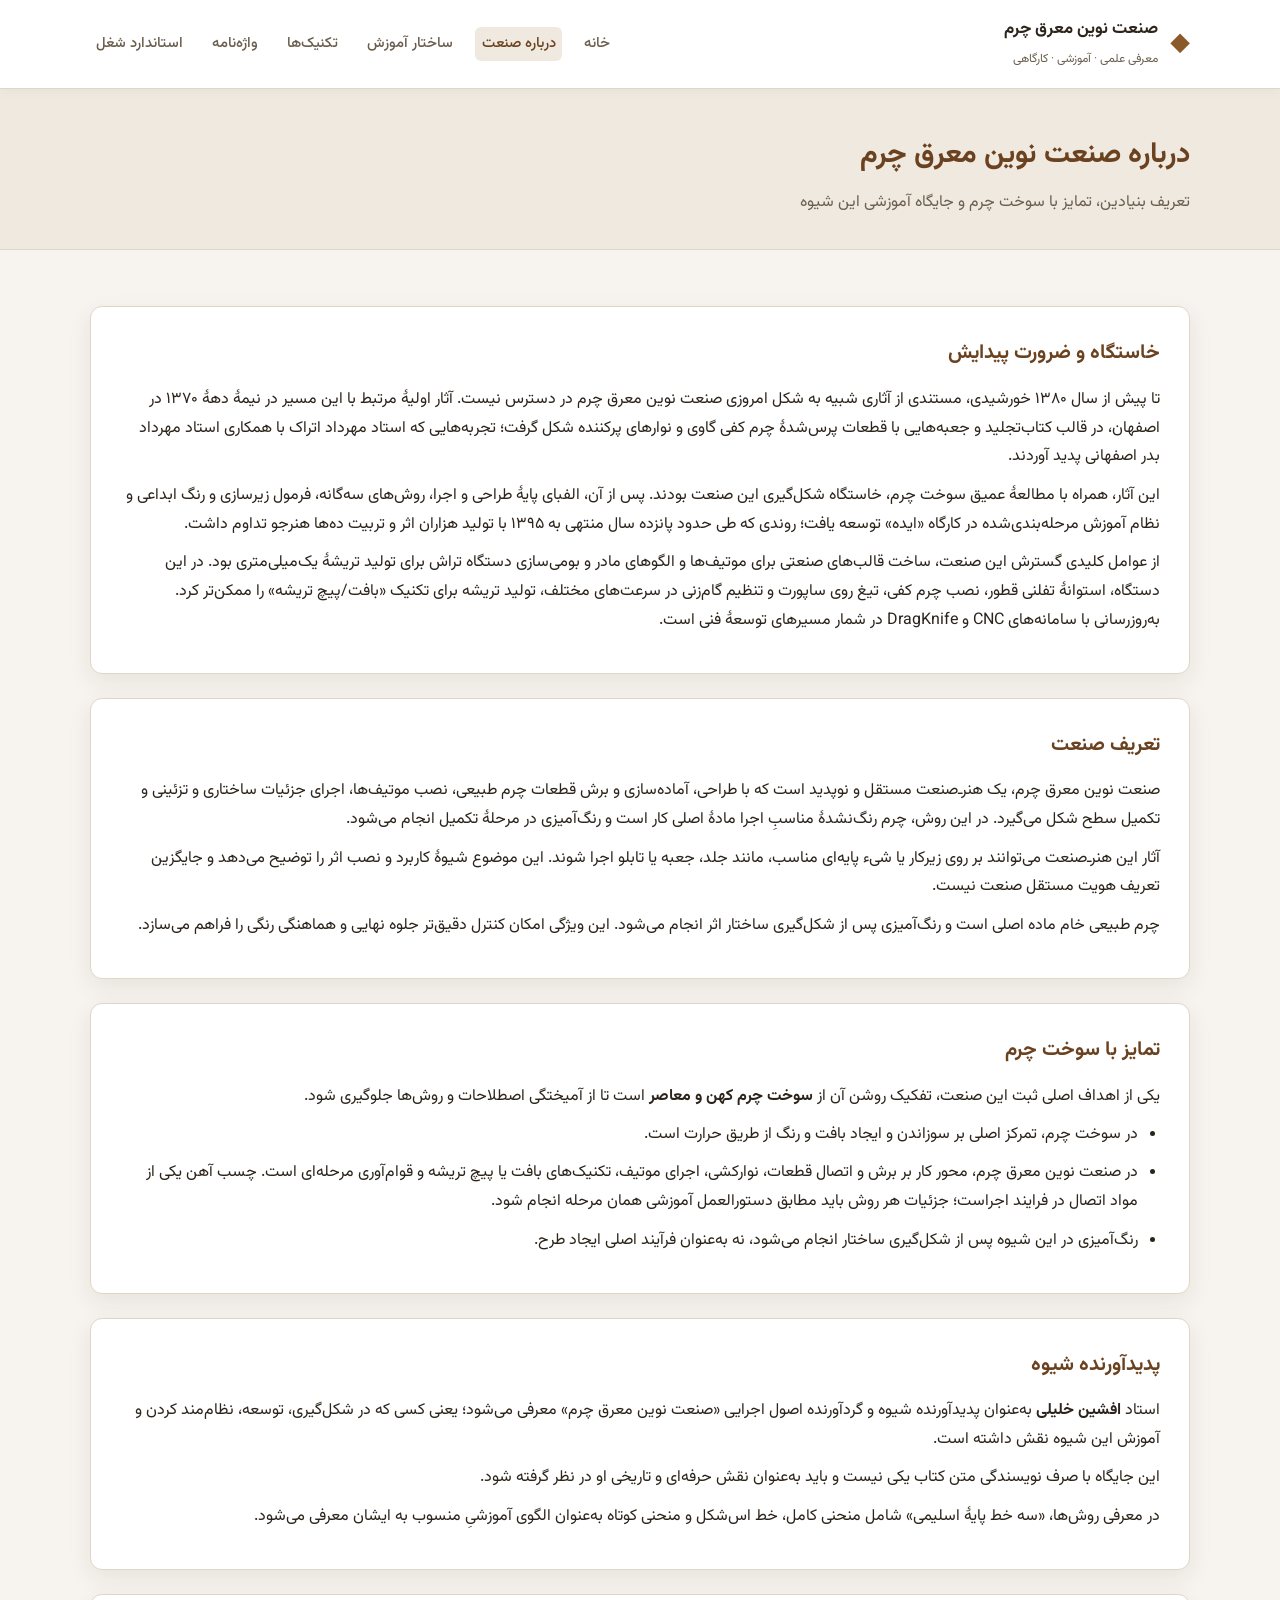
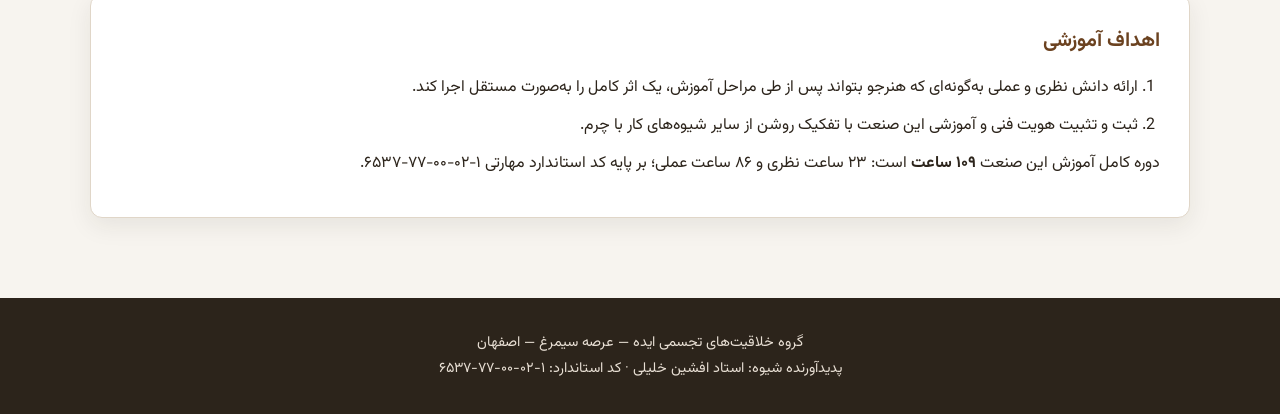
<file: about.html>
<!DOCTYPE html>
<html lang="fa" dir="rtl">
<head>
  <meta charset="UTF-8">
  <meta name="viewport" content="width=device-width, initial-scale=1.0">
  <title>درباره صنعت نوین معرق چرم</title>
  <link rel="stylesheet" href="styles.css">
  <link href="https://fonts.googleapis.com/css2?family=Vazirmatn:wght@300;400;500;700&display=swap" rel="stylesheet">
</head>
<body>
  <header class="site-header">
    <div class="container">
      <div class="logo">
        <span class="logo-mark">◆</span>
        <div>
          <strong>صنعت نوین معرق چرم</strong>
          <small>معرفی علمی · آموزشی · کارگاهی</small>
        </div>
      </div>
      <nav class="main-nav">
        <a href="index.html">خانه</a>
        <a href="about.html" class="active">درباره صنعت</a>
        <a href="structure.html">ساختار آموزش</a>
        <a href="techniques.html">تکنیک‌ها</a>
        <a href="glossary.html">واژه‌نامه</a>
        <a href="standard.html">استاندارد شغل</a>
      </nav>
    </div>
  </header>

  <section class="page-hero">
    <div class="container">
      <h1>درباره صنعت نوین معرق چرم</h1>
      <p>تعریف بنیادین، تمایز با سوخت چرم و جایگاه آموزشی این شیوه</p>
    </div>
  </section>

  <main class="section">
    <div class="container">
      <div class="content-block">
        <h2>خاستگاه و ضرورت پیدایش</h2>
        <p>تا پیش از سال ۱۳۸۰ خورشیدی، مستندی از آثاری شبیه به شکل امروزی صنعت نوین معرق چرم در دسترس نیست. آثار اولیهٔ مرتبط با این مسیر در نیمهٔ دههٔ ۱۳۷۰ در اصفهان، در قالب کتاب‌تجلید و جعبه‌هایی با قطعات پرس‌شدهٔ چرم کفی گاوی و نوارهای پرکننده شکل گرفت؛ تجربه‌هایی که استاد مهرداد اتراک با همکاری استاد مهرداد بدر اصفهانی پدید آوردند.</p>
        <p>این آثار، همراه با مطالعهٔ عمیق سوخت چرم، خاستگاه شکل‌گیری این صنعت بودند. پس از آن، الفبای پایهٔ طراحی و اجرا، روش‌های سه‌گانه، فرمول زیرسازی و رنگ ابداعی و نظام آموزش مرحله‌بندی‌شده در کارگاه «ایده» توسعه یافت؛ روندی که طی حدود پانزده سال منتهی به ۱۳۹۵ با تولید هزاران اثر و تربیت ده‌ها هنرجو تداوم داشت.</p>
        <p>از عوامل کلیدی گسترش این صنعت، ساخت قالب‌های صنعتی برای موتیف‌ها و الگوهای مادر و بومی‌سازی دستگاه تراش برای تولید تریشهٔ یک‌میلی‌متری بود. در این دستگاه، استوانهٔ تفلنی قطور، نصب چرم کفی، تیغ روی ساپورت و تنظیم گام‌زنی در سرعت‌های مختلف، تولید تریشه برای تکنیک «بافت/پیچ تریشه» را ممکن‌تر کرد. به‌روزرسانی با سامانه‌های CNC و DragKnife در شمار مسیرهای توسعهٔ فنی است.</p>
      </div>

      <div class="content-block">
        <h2>تعریف صنعت</h2>
        <p>صنعت نوین معرق چرم، یک هنرـ‌صنعت مستقل و نوپدید است که با طراحی، آماده‌سازی و برش قطعات چرم طبیعی، نصب موتیف‌ها، اجرای جزئیات ساختاری و تزئینی و تکمیل سطح شکل می‌گیرد. در این روش، چرم رنگ‌نشدهٔ مناسبِ اجرا مادهٔ اصلی کار است و رنگ‌آمیزی در مرحلهٔ تکمیل انجام می‌شود.</p>
        <p>آثار این هنرـ‌صنعت می‌توانند بر روی زیرکار یا شیء پایه‌ای مناسب، مانند جلد، جعبه یا تابلو اجرا شوند. این موضوع شیوهٔ کاربرد و نصب اثر را توضیح می‌دهد و جایگزین تعریف هویت مستقل صنعت نیست.</p>
        <p>چرم طبیعی خام ماده اصلی است و رنگ‌آمیزی پس از شکل‌گیری ساختار اثر انجام می‌شود. این ویژگی امکان کنترل دقیق‌تر جلوه نهایی و هماهنگی رنگی را فراهم می‌سازد.</p>
      </div>

      <div class="content-block">
        <h2>تمایز با سوخت چرم</h2>
        <p>یکی از اهداف اصلی ثبت این صنعت، تفکیک روشن آن از <strong>سوخت چرم کهن و معاصر</strong> است تا از آمیختگی اصطلاحات و روش‌ها جلوگیری شود.</p>
        <ul>
          <li>در سوخت چرم، تمرکز اصلی بر سوزاندن و ایجاد بافت و رنگ از طریق حرارت است.</li>
          <li>در صنعت نوین معرق چرم، محور کار بر برش و اتصال قطعات، نوارکشی، اجرای موتیف، تکنیک‌های بافت یا پیچ تریشه و قوام‌آوری مرحله‌ای است. چسب آهن یکی از مواد اتصال در فرایند اجراست؛ جزئیات هر روش باید مطابق دستورالعمل آموزشی همان مرحله انجام شود.</li>
          <li>رنگ‌آمیزی در این شیوه پس از شکل‌گیری ساختار انجام می‌شود، نه به‌عنوان فرآیند اصلی ایجاد طرح.</li>
        </ul>
      </div>

      <div class="content-block">
        <h2>پدیدآورنده شیوه</h2>
        <p>استاد <strong>افشین خلیلی</strong> به‌عنوان پدیدآورنده شیوه و گردآورنده اصول اجرایی «صنعت نوین معرق چرم» معرفی می‌شود؛ یعنی کسی که در شکل‌گیری، توسعه، نظام‌مند کردن و آموزش این شیوه نقش داشته است.</p>
        <p>این جایگاه با صرف نویسندگی متن کتاب یکی نیست و باید به‌عنوان نقش حرفه‌ای و تاریخی او در نظر گرفته شود.</p>
        <p>در معرفی روش‌ها، «سه خط پایهٔ اسلیمی» شامل منحنی کامل، خط اس‌شکل و منحنی کوتاه به‌عنوان الگوی آموزشیِ منسوب به ایشان معرفی می‌شود.</p>
      </div>

      <div class="content-block">
        <h2>اهداف آموزشی</h2>
        <ol>
          <li>ارائه دانش نظری و عملی به‌گونه‌ای که هنرجو بتواند پس از طی مراحل آموزش، یک اثر کامل را به‌صورت مستقل اجرا کند.</li>
          <li>ثبت و تثبیت هویت فنی و آموزشی این صنعت با تفکیک روشن از سایر شیوه‌های کار با چرم.</li>
        </ol>
        <p>دوره کامل آموزش این صنعت <strong>۱۰۹ ساعت</strong> است: ۲۳ ساعت نظری و ۸۶ ساعت عملی؛ بر پایه کد استاندارد مهارتی ۱-۰۲-۰۰-۷۷-۶۵۳۷.</p>
      </div>
    </div>
  </main>

  <footer class="site-footer">
    <div class="container">
      <p>گروه خلاقیت‌های تجسمی ایده — عرصه سیمرغ — اصفهان</p>
      <p>پدیدآورنده شیوه: استاد افشین خلیلی · کد استاندارد: ۱-۰۲-۰۰-۷۷-۶۵۳۷</p>
    </div>
  </footer>
</body>
</html>
</file>
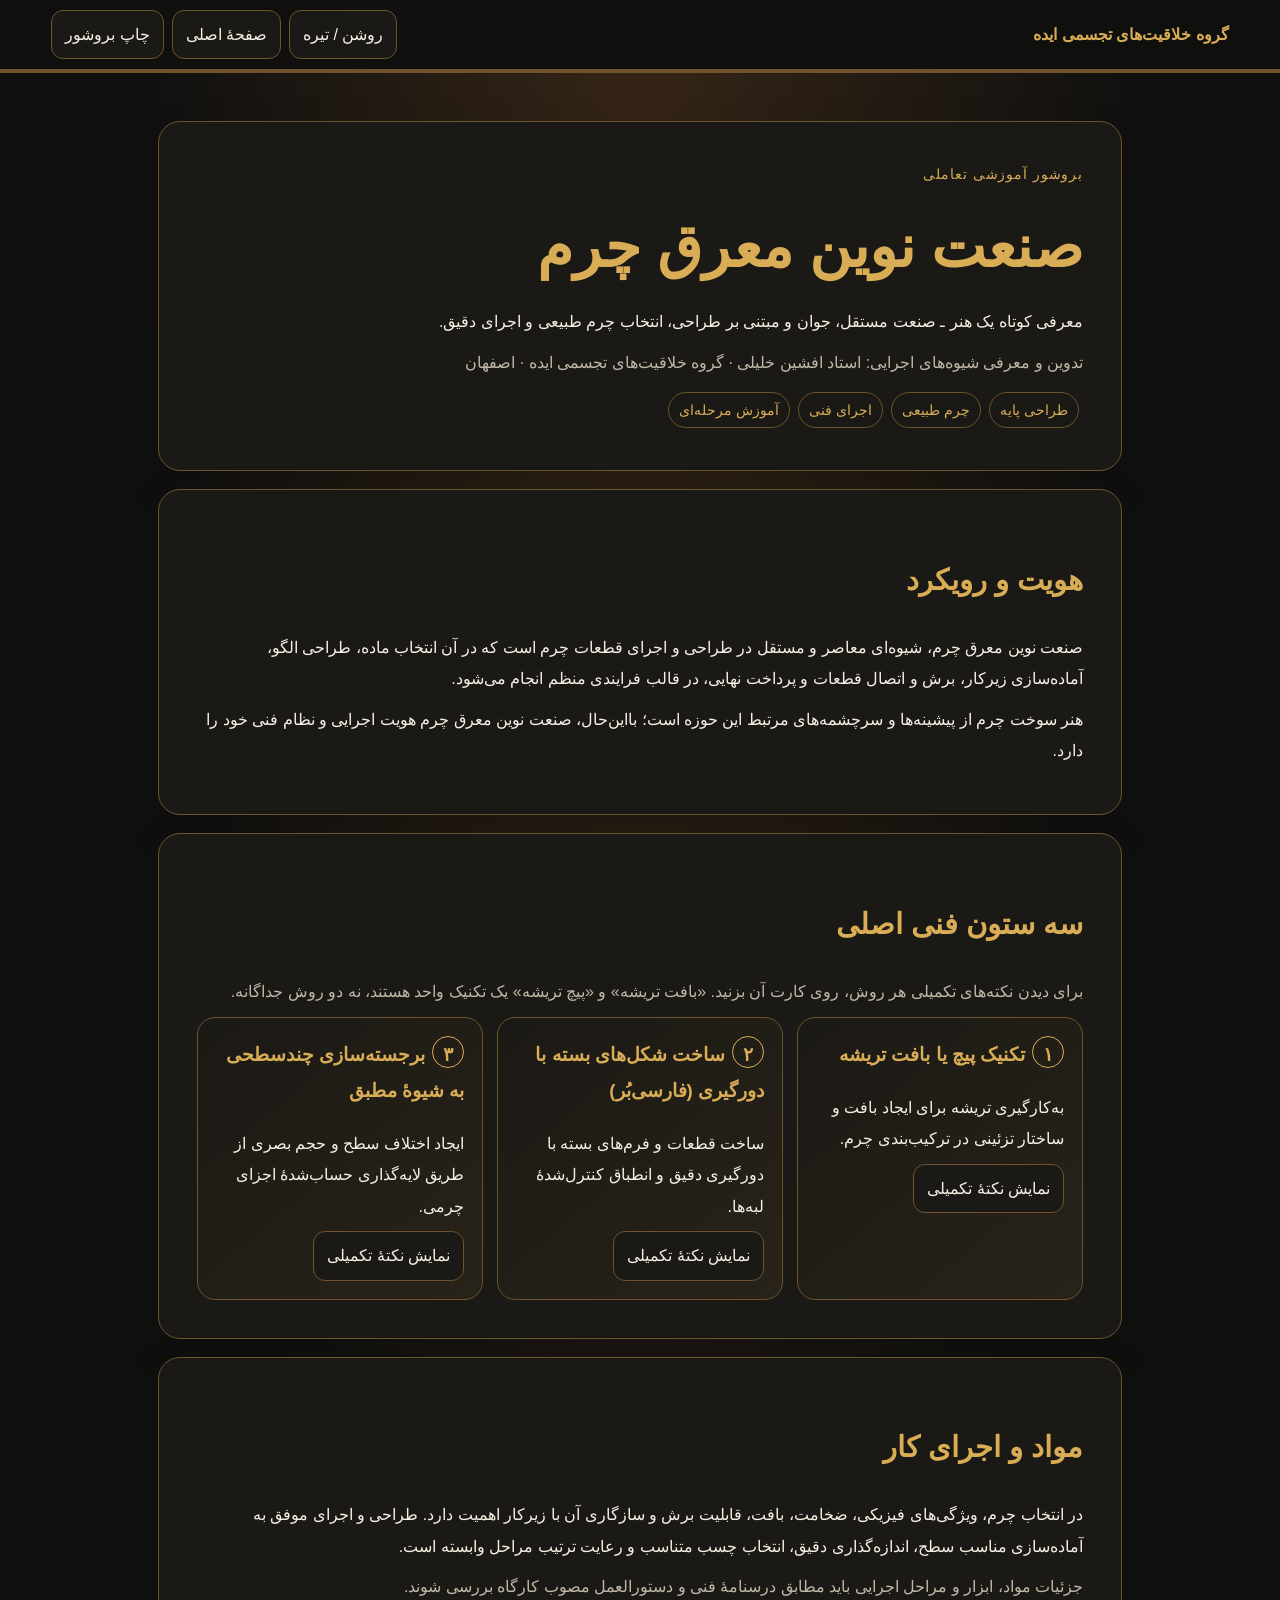
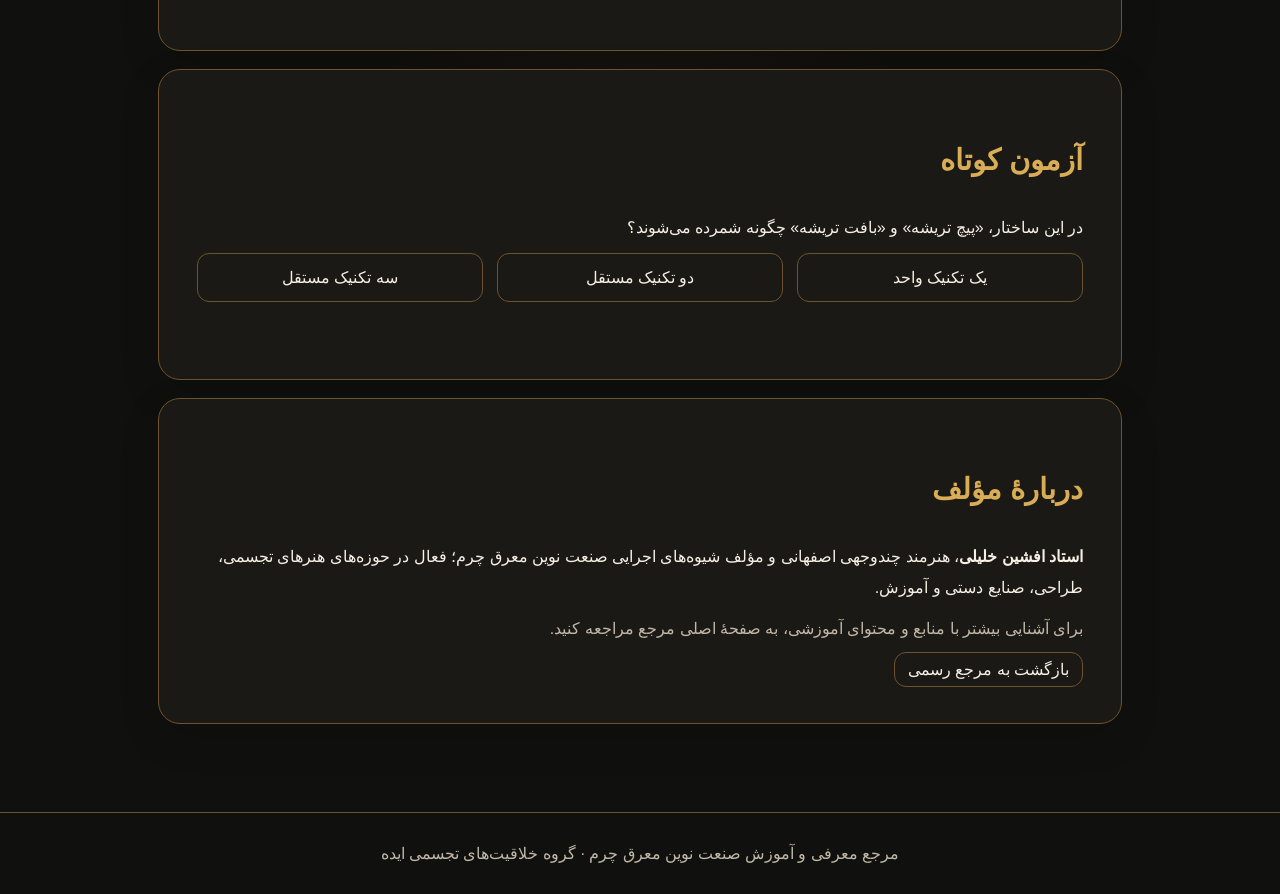
<file: brochure.html>
<!doctype html>
<html lang="fa" dir="rtl">
<head>
<meta charset="utf-8">
<meta name="viewport" content="width=device-width, initial-scale=1">
<title>بروشور آموزشی صنعت نوین معرق چرم | استاد افشین خلیلی</title>
<meta name="description" content="بروشور تعاملی معرفی صنعت نوین معرق چرم، مواد و ابزار پایه و سه ستون فنی اصلی؛ تدوین‌شده توسط استاد افشین خلیلی، گروه خلاقیت‌های تجسمی ایده.">
<meta name="author" content="استاد افشین خلیلی">
<meta name="robots" content="index,follow">
<link rel="canonical" href="https://deepdesigntechnology-design.github.io/sanat-novin-moaraq-charm/brochure.html">
<meta property="og:type" content="article">
<meta property="og:locale" content="fa_IR">
<meta property="og:title" content="بروشور آموزشی صنعت نوین معرق چرم">
<meta property="og:description" content="معرفی تعاملی هویت، مواد و سه ستون فنی صنعت نوین معرق چرم.">
<style>
:root{color-scheme:dark;--bg:#10100f;--panel:#1b1915;--ink:#f6f0e4;--muted:#c0b7a7;--gold:#d9ad55;--line:#6e542c}*{box-sizing:border-box}html{scroll-behavior:smooth}body{margin:0;background:radial-gradient(ellipse at top,#352516 0,#10100f 55%);color:var(--ink);font-family:Tahoma,Arial,sans-serif;line-height:1.95}body.light{--bg:#f8f2e8;--panel:#fffaf1;--ink:#2c2116;--muted:#655748;--gold:#8d621c;--line:#d8c39d;background:var(--bg);color:var(--ink)}header{position:sticky;top:0;z-index:5;background:color-mix(in srgb,var(--bg) 92%,transparent);border-bottom:1px solid var(--line);backdrop-filter:blur(12px);padding:10px 4vw;display:flex;gap:10px;align-items:center;justify-content:space-between;flex-wrap:wrap}.brand{font-weight:bold;color:var(--gold)}.tools{display:flex;gap:8px;flex-wrap:wrap}button,a.btn{font:inherit;border:1px solid var(--line);background:var(--panel);color:var(--ink);border-radius:12px;padding:8px 13px;cursor:pointer;text-decoration:none}button:hover,a.btn:hover{border-color:var(--gold)}.progress{height:3px;background:var(--line);position:sticky;top:58px;z-index:6}.progress span{display:block;height:100%;width:0;background:var(--gold)}main{max-width:1000px;margin:auto;padding:30px 18px 70px}.hero,.card,.quiz{background:var(--panel);border:1px solid var(--line);border-radius:22px;padding:clamp(18px,4vw,38px);margin:18px 0;box-shadow:0 14px 40px #0002}.eyebrow{color:var(--gold);letter-spacing:.06em;font-size:.9rem}.hero h1{font-size:clamp(2rem,6vw,3.6rem);line-height:1.45;margin:.3em 0;color:var(--gold)}h2{color:var(--gold);font-size:clamp(1.3rem,3vw,1.8rem)}p{margin:.6em 0}.muted{color:var(--muted)}.grid{display:grid;grid-template-columns:repeat(auto-fit,minmax(min(100%,250px),1fr));gap:14px}.method{border:1px solid var(--line);border-radius:18px;padding:18px;background:linear-gradient(140deg,var(--panel),color-mix(in srgb,var(--gold) 7%,var(--panel)))}.method h3{margin-top:0;color:var(--gold)}.extra{display:none;border-top:1px dashed var(--line);margin-top:12px;padding-top:10px;color:var(--muted)}.method.open .extra{display:block}.number{display:inline-grid;place-items:center;width:32px;height:32px;border-radius:50%;border:1px solid var(--gold);color:var(--gold);margin-left:7px}.tag{display:inline-block;border:1px solid var(--line);padding:3px 10px;border-radius:30px;color:var(--gold);margin:4px;font-size:.9rem}footer{text-align:center;color:var(--muted);padding:25px;border-top:1px solid var(--line)}.answer{margin-top:10px;font-weight:bold;min-height:1.8em}@media(max-width:560px){header{position:relative}.progress{top:0}main{padding:15px 12px 45px}.hero,.card,.quiz{border-radius:16px}}
</style>
</head>
<body>
<header><div class="brand">گروه خلاقیت‌های تجسمی ایده</div><div class="tools"><button id="theme" type="button">روشن / تیره</button><a class="btn" href="./index.html">صفحهٔ اصلی</a><button type="button" onclick="window.print()">چاپ بروشور</button></div></header>
<div class="progress" aria-hidden="true"><span id="bar"></span></div>
<main>
<section class="hero">
<div class="eyebrow">بروشور آموزشی تعاملی</div>
<h1>صنعت نوین معرق چرم</h1>
<p>معرفی کوتاه یک هنر ـ صنعت مستقل، جوان و مبتنی بر طراحی، انتخاب چرم طبیعی و اجرای دقیق.</p>
<p class="muted">تدوین و معرفی شیوه‌های اجرایی: استاد افشین خلیلی · گروه خلاقیت‌های تجسمی ایده · اصفهان</p>
<div><span class="tag">طراحی پایه</span><span class="tag">چرم طبیعی</span><span class="tag">اجرای فنی</span><span class="tag">آموزش مرحله‌ای</span></div>
</section>
<section class="card"><h2>هویت و رویکرد</h2><p>صنعت نوین معرق چرم، شیوه‌ای معاصر و مستقل در طراحی و اجرای قطعات چرم است که در آن انتخاب ماده، طراحی الگو، آماده‌سازی زیرکار، برش و اتصال قطعات و پرداخت نهایی، در قالب فرایندی منظم انجام می‌شود.</p><p>هنر سوخت چرم از پیشینه‌ها و سرچشمه‌های مرتبط این حوزه است؛ بااین‌حال، صنعت نوین معرق چرم هویت اجرایی و نظام فنی خود را دارد.</p></section>
<section class="card"><h2>سه ستون فنی اصلی</h2><p class="muted">برای دیدن نکته‌های تکمیلی هر روش، روی کارت آن بزنید. «بافت تریشه» و «پیچ تریشه» یک تکنیک واحد هستند، نه دو روش جداگانه.</p>
<div class="grid">
<article class="method"><h3><span class="number">۱</span>تکنیک پیچ یا بافت تریشه</h3><p>به‌کارگیری تریشه برای ایجاد بافت و ساختار تزئینی در ترکیب‌بندی چرم.</p><button type="button" aria-expanded="false">نمایش نکتهٔ تکمیلی</button><div class="extra">پیچ تریشه و بافت تریشه در این طبقه‌بندی دو نام برای یک تکنیک واحدند؛ در شمارش روش‌های اصلی، فقط یک مورد محسوب می‌شوند.</div></article>
<article class="method"><h3><span class="number">۲</span>ساخت شکل‌های بسته با دورگیری (فارسی‌بُر)</h3><p>ساخت قطعات و فرم‌های بسته با دورگیری دقیق و انطباق کنترل‌شدهٔ لبه‌ها.</p><button type="button" aria-expanded="false">نمایش نکتهٔ تکمیلی</button><div class="extra">دقت طراحی، پیوستگی مسیر دورگیری و تناسب لبه‌ها در کیفیت نهایی این روش نقش مهمی دارند.</div></article>
<article class="method"><h3><span class="number">۳</span>برجسته‌سازی چندسطحی به شیوهٔ مطبق</h3><p>ایجاد اختلاف سطح و حجم بصری از طریق لایه‌گذاری حساب‌شدهٔ اجزای چرمی.</p><button type="button" aria-expanded="false">نمایش نکتهٔ تکمیلی</button><div class="extra">ترتیب لایه‌ها، کنترل ارتفاع و آماده‌سازی زیرکار باید با طرح و کاربرد اثر هماهنگ باشد.</div></article>
</div></section>
<section class="card"><h2>مواد و اجرای کار</h2><p>در انتخاب چرم، ویژگی‌های فیزیکی، ضخامت، بافت، قابلیت برش و سازگاری آن با زیرکار اهمیت دارد. طراحی و اجرای موفق به آماده‌سازی مناسب سطح، اندازه‌گذاری دقیق، انتخاب چسب متناسب و رعایت ترتیب مراحل وابسته است.</p><p class="muted">جزئیات مواد، ابزار و مراحل اجرایی باید مطابق درسنامهٔ فنی و دستورالعمل مصوب کارگاه بررسی شوند.</p></section>
<section class="quiz"><h2>آزمون کوتاه</h2><p>در این ساختار، «پیچ تریشه» و «بافت تریشه» چگونه شمرده می‌شوند؟</p><div class="grid"><button data-correct="true">یک تکنیک واحد</button><button>دو تکنیک مستقل</button><button>سه تکنیک مستقل</button></div><div class="answer" id="answer" aria-live="polite"></div></section>
<section class="card"><h2>دربارهٔ مؤلف</h2><p><strong>استاد افشین خلیلی</strong>، هنرمند چندوجهی اصفهانی و مؤلف شیوه‌های اجرایی صنعت نوین معرق چرم؛ فعال در حوزه‌های هنرهای تجسمی، طراحی، صنایع دستی و آموزش.</p><p class="muted">برای آشنایی بیشتر با منابع و محتوای آموزشی، به صفحهٔ اصلی مرجع مراجعه کنید.</p><a class="btn" href="./index.html">بازگشت به مرجع رسمی</a></section>
</main>
<footer>مرجع معرفی و آموزش صنعت نوین معرق چرم · گروه خلاقیت‌های تجسمی ایده</footer>
<script>
document.querySelectorAll('.method button').forEach(b=>b.addEventListener('click',()=>{const card=b.closest('.method');const open=card.classList.toggle('open');b.setAttribute('aria-expanded',String(open));b.textContent=open?'بستن نکتهٔ تکمیلی':'نمایش نکتهٔ تکمیلی'}));
document.querySelectorAll('[data-correct],.quiz button:not([data-correct])').forEach(b=>b.addEventListener('click',()=>{document.getElementById('answer').textContent=b.dataset.correct?'پاسخ درست است؛ این دو نام به یک تکنیک اشاره دارند.':'این گزینه درست نیست؛ پیچ و بافت تریشه در این طبقه‌بندی یک تکنیک واحدند.'}));
document.getElementById('theme').addEventListener('click',()=>document.body.classList.toggle('light'));
addEventListener('scroll',()=>{const max=document.documentElement.scrollHeight-innerHeight;document.getElementById('bar').style.width=(max>0?scrollY/max*100:0)+'%'});
</script>
</body></html>
</file>
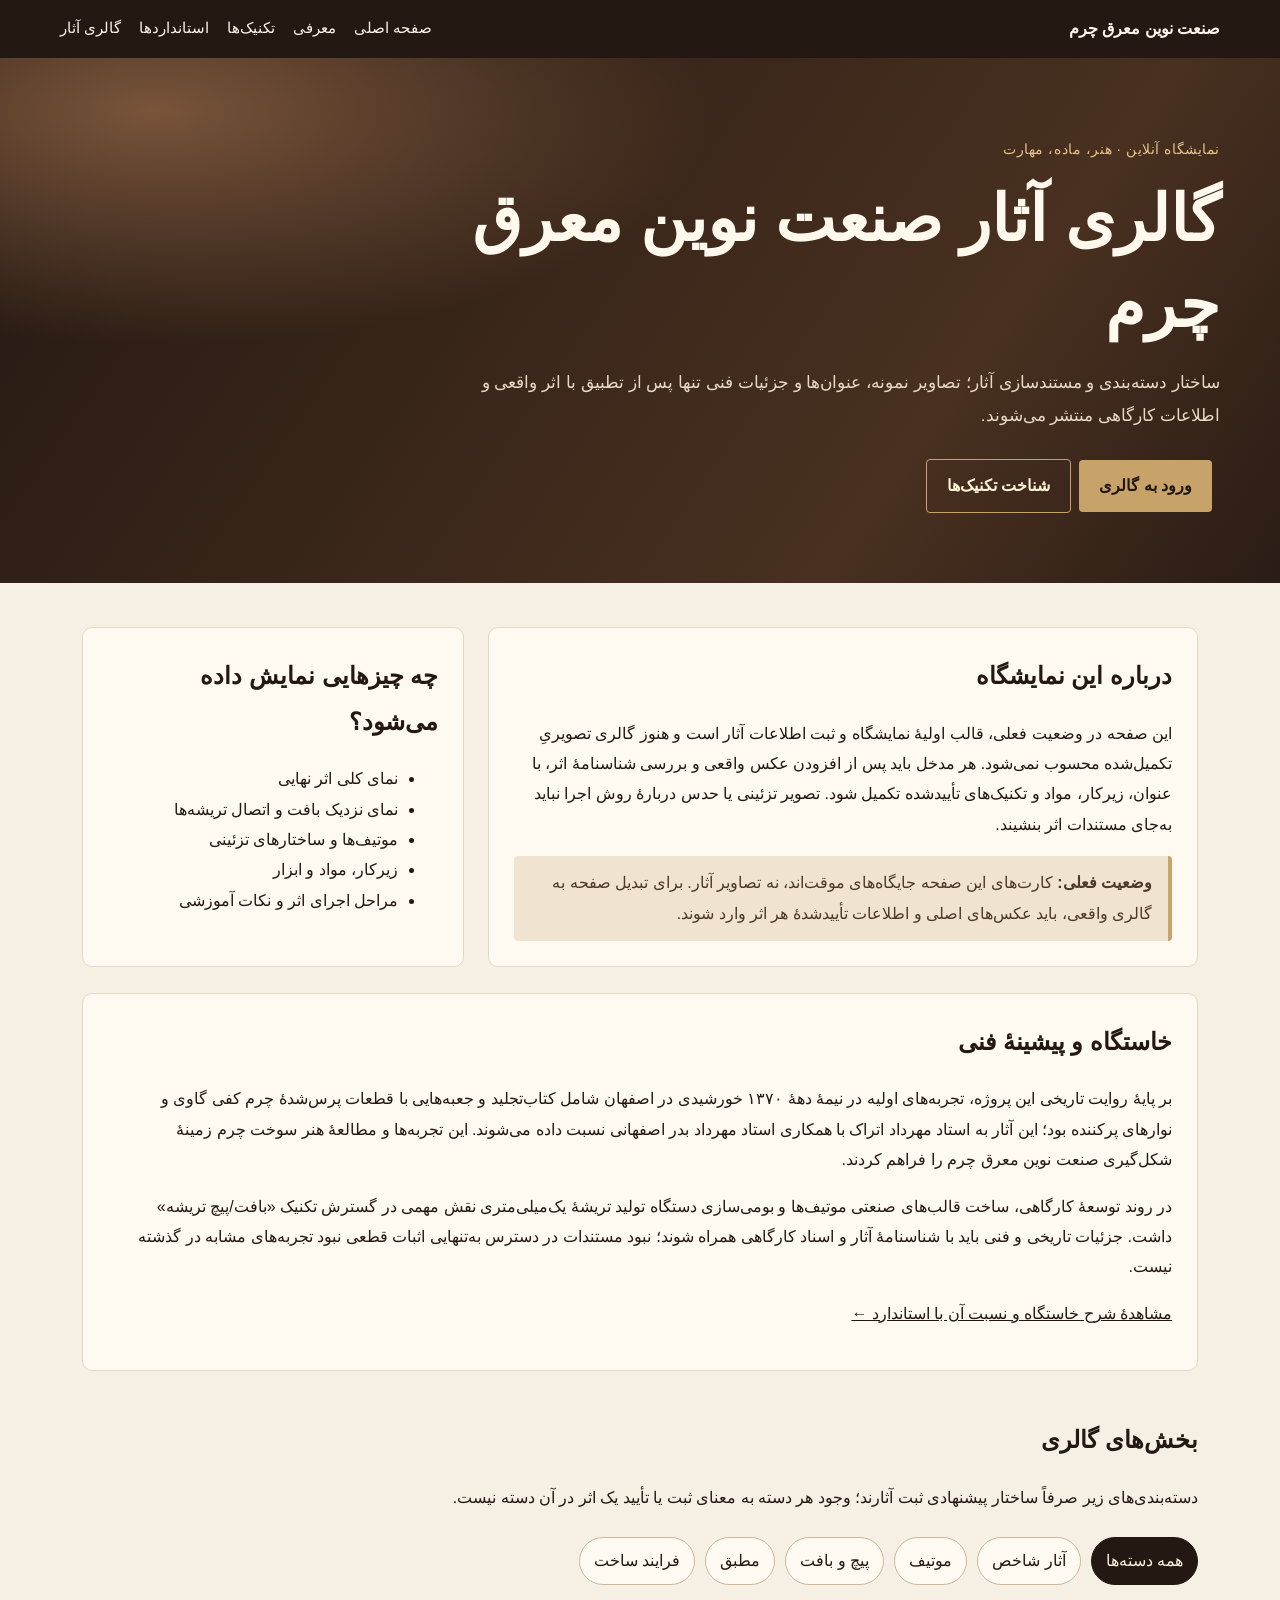
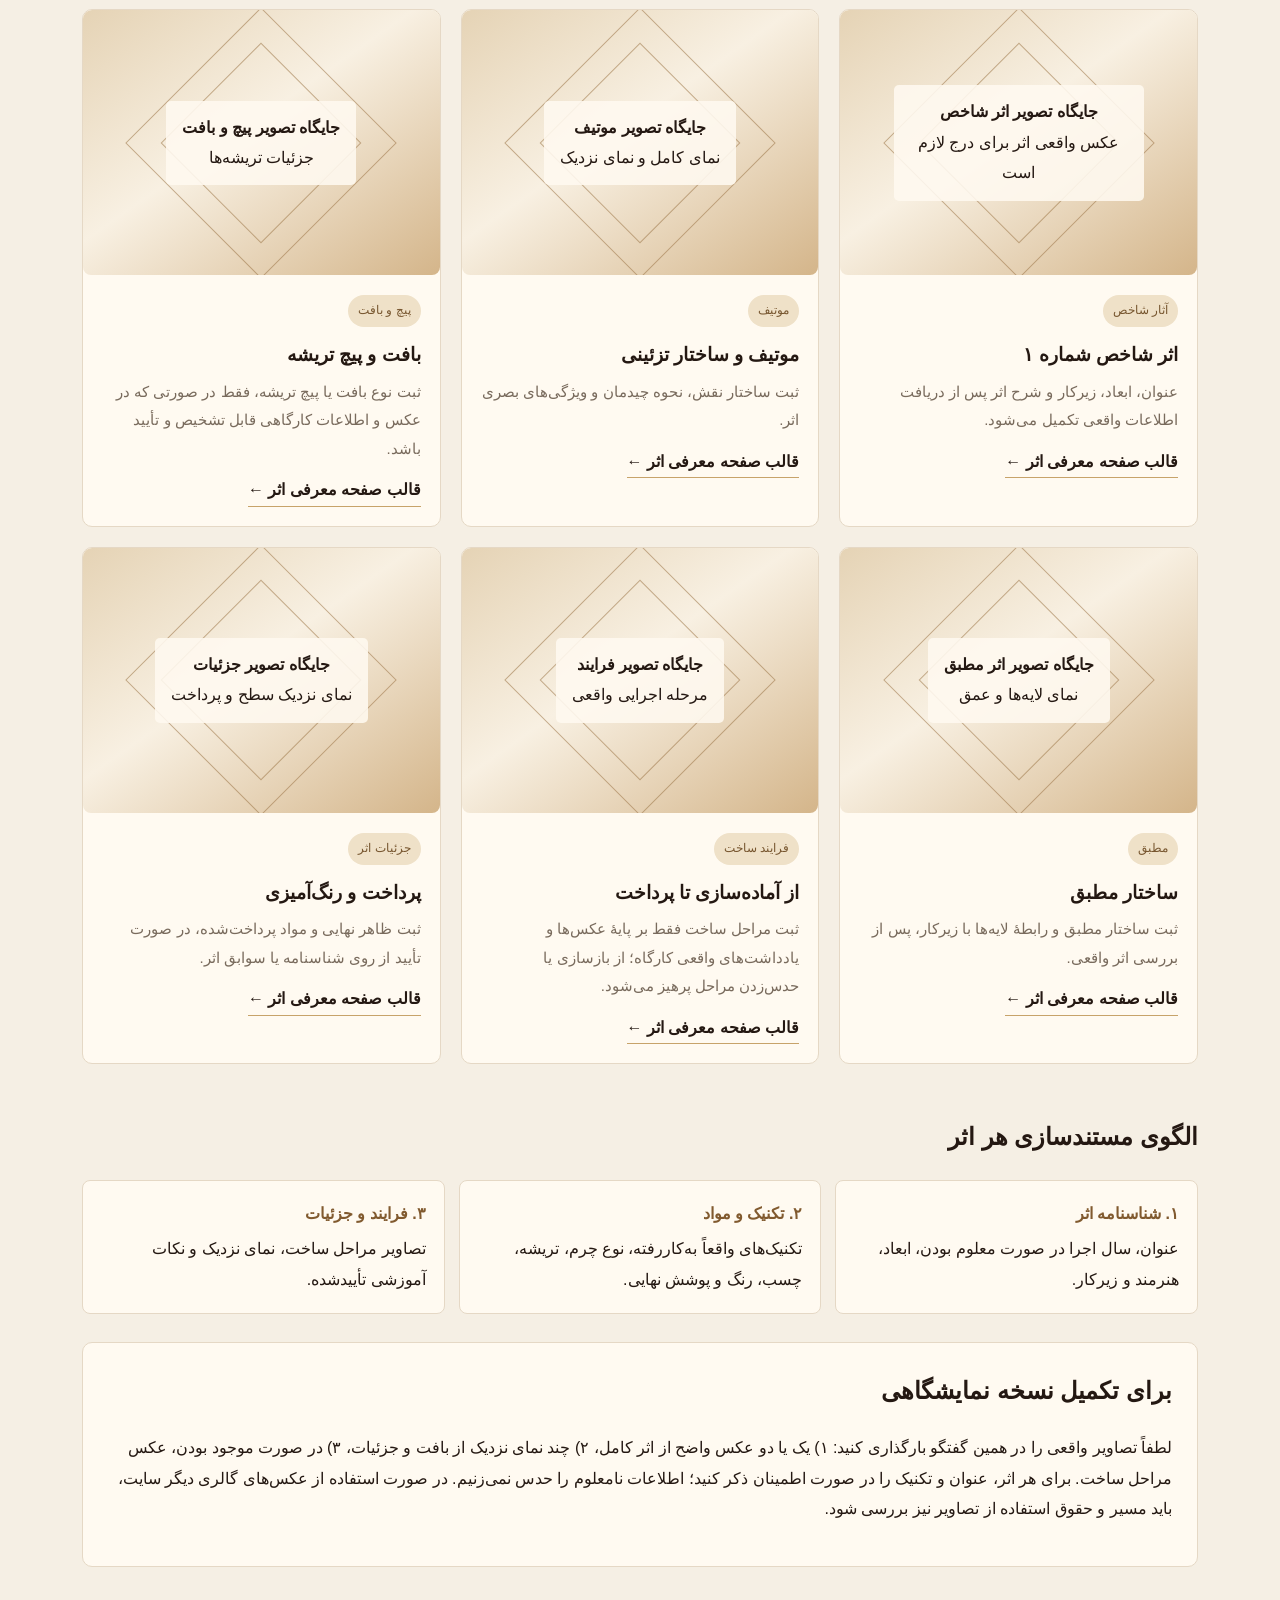
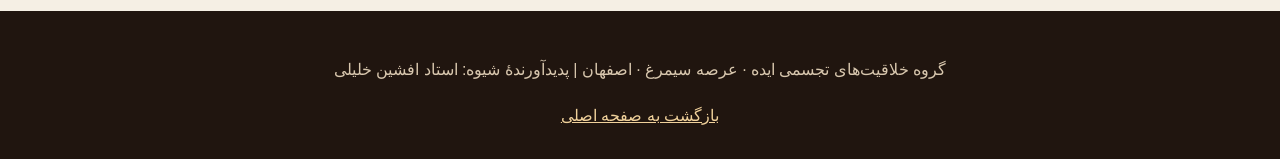
<file: gallery.html>
<!DOCTYPE html>
<html lang="fa" dir="rtl">
<head>
<meta charset="UTF-8">
<meta name="viewport" content="width=device-width, initial-scale=1">
<title>گالری آثار | صنعت نوین معرق چرم</title>
<meta name="description" content="گالری و الگوی مستندسازی آثار صنعت نوین معرق چرم؛ تصاویر و مشخصات فنی هر اثر باید بر اساس مستندات واقعی ثبت شوند.">
<meta name="robots" content="index,follow,max-image-preview:large">
<link rel="canonical" href="https://deepdesigntechnology-design.github.io/sanat-novin-moaraq-charm/gallery.html">
<meta name="theme-color" content="#241812">
<meta property="og:locale" content="fa_IR">
<meta property="og:type" content="website">
<meta property="og:title" content="گالری آثار | صنعت نوین معرق چرم">
<meta property="og:description" content="نمایشگاه آنلاین آثار و فرایندهای صنعت نوین معرق چرم.">
<meta property="og:url" content="https://deepdesigntechnology-design.github.io/sanat-novin-moaraq-charm/gallery.html">
<style>
:root{--ink:#241812;--brown:#4a2d20;--gold:#c7a36a;--cream:#f5efe4;--paper:#fffaf1;--muted:#796b5d;--line:#e5d8c5}
*{box-sizing:border-box}html{scroll-behavior:smooth}body{margin:0;background:var(--cream);color:var(--ink);font-family:Tahoma,"Vazirmatn",sans-serif;line-height:1.9}a{color:inherit}.top{background:var(--ink);color:#fff7e9;padding:14px max(22px,calc((100% - 1160px)/2));display:flex;justify-content:space-between;gap:16px;align-items:center;flex-wrap:wrap}.brand{font-weight:800}.top nav{display:flex;gap:18px;flex-wrap:wrap;font-size:.92rem}.top a{text-decoration:none}.top a:hover{color:var(--gold)}.hero{background:radial-gradient(ellipse at 12% 10%,#78543a 0,transparent 35%),linear-gradient(125deg,#241812,#493020 72%,#2a1c15);color:#fff8ed;padding:78px 24px 70px}.hero-inner{max-width:1160px;margin:auto}.eyebrow{color:#e5c48b;letter-spacing:.04em;font-size:.9rem}.hero h1{font-size:clamp(2rem,5vw,4.1rem);line-height:1.35;max-width:850px;margin:12px 0}.hero p{max-width:760px;color:#e8d9c5;font-size:1.08rem}.btn{display:inline-block;background:var(--gold);color:#21160f;padding:11px 20px;border-radius:4px;text-decoration:none;font-weight:800;margin:10px 8px 0 0}.btn.outline{background:transparent;border:1px solid #c7a36a;color:#fff2d9}.wrap{max-width:1160px;margin:auto;padding:44px 22px}.intro{display:grid;grid-template-columns:1.3fr .7fr;gap:24px;align-items:stretch}.panel{background:var(--paper);border:1px solid var(--line);padding:25px;border-radius:10px}.panel h2,.section-title{margin-top:0}.note{border-right:4px solid var(--gold);padding:12px 16px;background:#f0e4d1;color:#4b3929;border-radius:4px}.filters{display:flex;gap:10px;flex-wrap:wrap;margin:24px 0}.filter{border:1px solid #cbb89e;background:#fffaf1;color:var(--ink);padding:8px 14px;border-radius:30px;font:inherit;cursor:pointer}.filter[aria-pressed=true]{background:var(--ink);color:#fff2dc;border-color:var(--ink)}.grid{display:grid;grid-template-columns:repeat(3,minmax(0,1fr));gap:20px}.slot{min-height:265px;background:linear-gradient(145deg,#e5d3b5,#f8f0e2 45%,#d4b58a);position:relative;display:flex;align-items:center;justify-content:center;text-align:center;padding:24px;overflow:hidden;border-radius:8px}.slot:before,.slot:after{content:"";position:absolute;border:1px solid #9b7648;opacity:.55;transform:rotate(45deg);width:140px;height:140px}.slot:after{width:190px;height:190px}.slot-label{position:relative;z-index:1;background:rgba(255,250,241,.88);padding:12px 16px;border-radius:5px;max-width:250px}.slot-label strong{display:block}.card{background:var(--paper);border:1px solid var(--line);border-radius:10px;overflow:hidden}.card-body{padding:19px}.tag{font-size:.78rem;color:#77562f;background:#efe1c8;border-radius:20px;padding:4px 10px;display:inline-block}.card h3{margin:10px 0 5px}.card p{margin:0;color:var(--muted);font-size:.94rem}.card a{display:inline-block;margin-top:12px;font-weight:bold;text-decoration:none;border-bottom:1px solid var(--gold)}.process{display:grid;grid-template-columns:repeat(3,1fr);gap:14px}.process div{padding:18px;border:1px solid var(--line);background:#fffaf1;border-radius:8px}.process b{display:block;color:#815a2f;margin-bottom:5px}footer{background:#20150f;color:#d8c7ae;padding:28px 22px;text-align:center}footer a{color:#f0d19b}@media(max-width:800px){.intro{grid-template-columns:1fr}.grid{grid-template-columns:repeat(2,minmax(0,1fr))}.process{grid-template-columns:1fr}}@media(max-width:520px){.grid{grid-template-columns:1fr}.hero{padding-top:52px}.top nav{gap:12px}}
</style>
</head>
<body>
<header class="top"><a class="brand" href="index.html">صنعت نوین معرق چرم</a><nav aria-label="ناوبری اصلی"><a href="index.html">صفحه اصلی</a><a href="about.html">معرفی</a><a href="techniques.html">تکنیک‌ها</a><a href="standard.html">استانداردها</a><a href="gallery.html" aria-current="page">گالری آثار</a></nav></header>
<main>
<section class="hero"><div class="hero-inner"><div class="eyebrow">نمایشگاه آنلاین · هنر، ماده، مهارت</div><h1>گالری آثار صنعت نوین معرق چرم</h1><p>ساختار دسته‌بندی و مستندسازی آثار؛ تصاویر نمونه، عنوان‌ها و جزئیات فنی تنها پس از تطبیق با اثر واقعی و اطلاعات کارگاهی منتشر می‌شوند.</p><a class="btn" href="#works">ورود به گالری</a><a class="btn outline" href="techniques.html">شناخت تکنیک‌ها</a></div></section>
<div class="wrap"><section class="intro"><div class="panel"><h2>درباره این نمایشگاه</h2><p>این صفحه در وضعیت فعلی، قالب اولیهٔ نمایشگاه و ثبت اطلاعات آثار است و هنوز گالری تصویریِ تکمیل‌شده محسوب نمی‌شود. هر مدخل باید پس از افزودن عکس واقعی و بررسی شناسنامهٔ اثر، با عنوان، زیرکار، مواد و تکنیک‌های تأییدشده تکمیل شود. تصویر تزئینی یا حدس دربارهٔ روش اجرا نباید به‌جای مستندات اثر بنشیند.</p><div class="note"><strong>وضعیت فعلی:</strong> کارت‌های این صفحه جایگاه‌های موقت‌اند، نه تصاویر آثار. برای تبدیل صفحه به گالری واقعی، باید عکس‌های اصلی و اطلاعات تأییدشدهٔ هر اثر وارد شوند.</div></div><aside class="panel"><h2>چه چیزهایی نمایش داده می‌شود؟</h2><ul><li>نمای کلی اثر نهایی</li><li>نمای نزدیک بافت و اتصال تریشه‌ها</li><li>موتیف‌ها و ساختارهای تزئینی</li><li>زیرکار، مواد و ابزار</li><li>مراحل اجرای اثر و نکات آموزشی</li></ul></aside></section>
<section class="panel" aria-labelledby="origin-heading" style="margin-top:26px"><h2 id="origin-heading">خاستگاه و پیشینهٔ فنی</h2><p>بر پایهٔ روایت تاریخی این پروژه، تجربه‌های اولیه در نیمهٔ دههٔ ۱۳۷۰ خورشیدی در اصفهان شامل کتاب‌تجلید و جعبه‌هایی با قطعات پرس‌شدهٔ چرم کفی گاوی و نوارهای پرکننده بود؛ این آثار به استاد مهرداد اتراک با همکاری استاد مهرداد بدر اصفهانی نسبت داده می‌شوند. این تجربه‌ها و مطالعهٔ هنر سوخت چرم زمینهٔ شکل‌گیری صنعت نوین معرق چرم را فراهم کردند.</p><p>در روند توسعهٔ کارگاهی، ساخت قالب‌های صنعتی موتیف‌ها و بومی‌سازی دستگاه تولید تریشهٔ یک‌میلی‌متری نقش مهمی در گسترش تکنیک «بافت/پیچ تریشه» داشت. جزئیات تاریخی و فنی باید با شناسنامهٔ آثار و اسناد کارگاهی همراه شوند؛ نبود مستندات در دسترس به‌تنهایی اثبات قطعی نبود تجربه‌های مشابه در گذشته نیست.</p><p><a href="standard.html">مشاهدهٔ شرح خاستگاه و نسبت آن با استاندارد ←</a></p></section>
<section id="works" style="padding-top:46px"><h2 class="section-title">بخش‌های گالری</h2><p>دسته‌بندی‌های زیر صرفاً ساختار پیشنهادی ثبت آثارند؛ وجود هر دسته به معنای ثبت یا تأیید یک اثر در آن دسته نیست.</p><div class="filters" role="group" aria-label="فیلتر دسته‌بندی آثار"><button class="filter" data-filter="all" aria-pressed="true">همه دسته‌ها</button><button class="filter" data-filter="selected" aria-pressed="false">آثار شاخص</button><button class="filter" data-filter="motif" aria-pressed="false">موتیف</button><button class="filter" data-filter="weave" aria-pressed="false">پیچ و بافت</button><button class="filter" data-filter="layered" aria-pressed="false">مطبق</button><button class="filter" data-filter="process" aria-pressed="false">فرایند ساخت</button></div>
<div class="grid">
<article class="card" data-category="selected"><div class="slot"><div class="slot-label"><strong>جایگاه تصویر اثر شاخص</strong><span>عکس واقعی اثر برای درج لازم است</span></div></div><div class="card-body"><span class="tag">آثار شاخص</span><h3>اثر شاخص شماره ۱</h3><p>عنوان، ابعاد، زیرکار و شرح اثر پس از دریافت اطلاعات واقعی تکمیل می‌شود.</p><a href="work.html">قالب صفحه معرفی اثر ←</a></div></article>
<article class="card" data-category="motif"><div class="slot"><div class="slot-label"><strong>جایگاه تصویر موتیف</strong><span>نمای کامل و نمای نزدیک</span></div></div><div class="card-body"><span class="tag">موتیف</span><h3>موتیف و ساختار تزئینی</h3><p>ثبت ساختار نقش، نحوه چیدمان و ویژگی‌های بصری اثر.</p><a href="work.html">قالب صفحه معرفی اثر ←</a></div></article>
<article class="card" data-category="weave"><div class="slot"><div class="slot-label"><strong>جایگاه تصویر پیچ و بافت</strong><span>جزئیات تریشه‌ها</span></div></div><div class="card-body"><span class="tag">پیچ و بافت</span><h3>بافت و پیچ تریشه</h3><p>ثبت نوع بافت یا پیچ تریشه، فقط در صورتی که در عکس و اطلاعات کارگاهی قابل تشخیص و تأیید باشد.</p><a href="work.html">قالب صفحه معرفی اثر ←</a></div></article>
<article class="card" data-category="layered"><div class="slot"><div class="slot-label"><strong>جایگاه تصویر اثر مطبق</strong><span>نمای لایه‌ها و عمق</span></div></div><div class="card-body"><span class="tag">مطبق</span><h3>ساختار مطبق</h3><p>ثبت ساختار مطبق و رابطهٔ لایه‌ها با زیرکار، پس از بررسی اثر واقعی.</p><a href="work.html">قالب صفحه معرفی اثر ←</a></div></article>
<article class="card" data-category="process"><div class="slot"><div class="slot-label"><strong>جایگاه تصویر فرایند</strong><span>مرحله اجرایی واقعی</span></div></div><div class="card-body"><span class="tag">فرایند ساخت</span><h3>از آماده‌سازی تا پرداخت</h3><p>ثبت مراحل ساخت فقط بر پایهٔ عکس‌ها و یادداشت‌های واقعی کارگاه؛ از بازسازی یا حدس‌زدن مراحل پرهیز می‌شود.</p><a href="work.html">قالب صفحه معرفی اثر ←</a></div></article>
<article class="card" data-category="selected"><div class="slot"><div class="slot-label"><strong>جایگاه تصویر جزئیات</strong><span>نمای نزدیک سطح و پرداخت</span></div></div><div class="card-body"><span class="tag">جزئیات اثر</span><h3>پرداخت و رنگ‌آمیزی</h3><p>ثبت ظاهر نهایی و مواد پرداخت‌شده، در صورت تأیید از روی شناسنامه یا سوابق اثر.</p><a href="work.html">قالب صفحه معرفی اثر ←</a></div></article>
</div></section>
<section style="padding-top:50px"><h2 class="section-title">الگوی مستندسازی هر اثر</h2><div class="process"><div><b>۱. شناسنامه اثر</b>عنوان، سال اجرا در صورت معلوم بودن، ابعاد، هنرمند و زیرکار.</div><div><b>۲. تکنیک و مواد</b>تکنیک‌های واقعاً به‌کاررفته، نوع چرم، تریشه، چسب، رنگ و پوشش نهایی.</div><div><b>۳. فرایند و جزئیات</b>تصاویر مراحل ساخت، نمای نزدیک و نکات آموزشی تأییدشده.</div></div></section>
<section class="panel" style="margin-top:28px"><h2>برای تکمیل نسخه نمایشگاهی</h2><p>لطفاً تصاویر واقعی را در همین گفتگو بارگذاری کنید: ۱) یک یا دو عکس واضح از اثر کامل، ۲) چند نمای نزدیک از بافت و جزئیات، ۳) در صورت موجود بودن، عکس مراحل ساخت. برای هر اثر، عنوان و تکنیک را در صورت اطمینان ذکر کنید؛ اطلاعات نامعلوم را حدس نمی‌زنیم. در صورت استفاده از عکس‌های گالری دیگر سایت، باید مسیر و حقوق استفاده از تصاویر نیز بررسی شود.</p></section></div>
</main><footer><p>گروه خلاقیت‌های تجسمی ایده · عرصه سیمرغ · اصفهان | پدیدآورندهٔ شیوه: استاد افشین خلیلی</p><a href="index.html">بازگشت به صفحه اصلی</a></footer>
<script>
document.querySelectorAll('.filter').forEach(button=>button.addEventListener('click',()=>{const f=button.dataset.filter;document.querySelectorAll('.filter').forEach(b=>b.setAttribute('aria-pressed',String(b===button)));document.querySelectorAll('.card[data-category]').forEach(card=>card.hidden=f!=='all'&&card.dataset.category!==f)}));
</script>
</body></html>
</file>
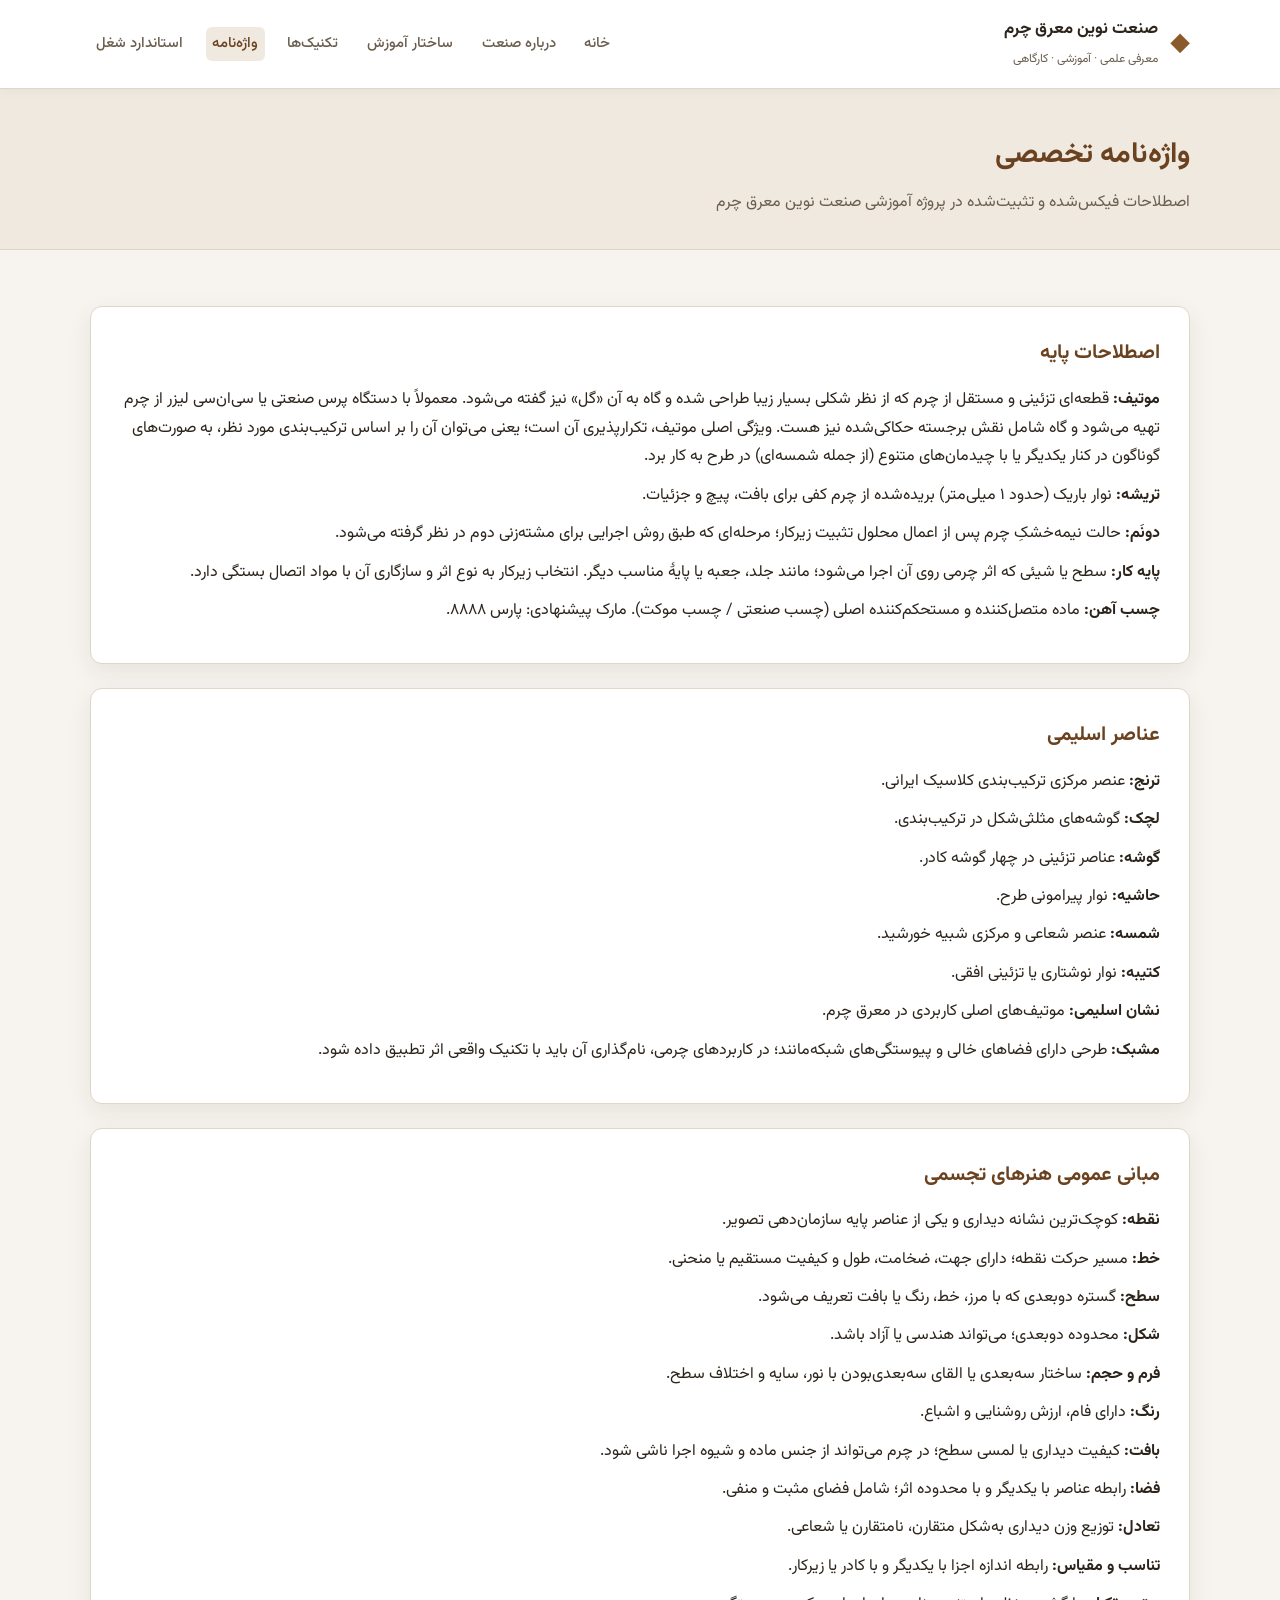
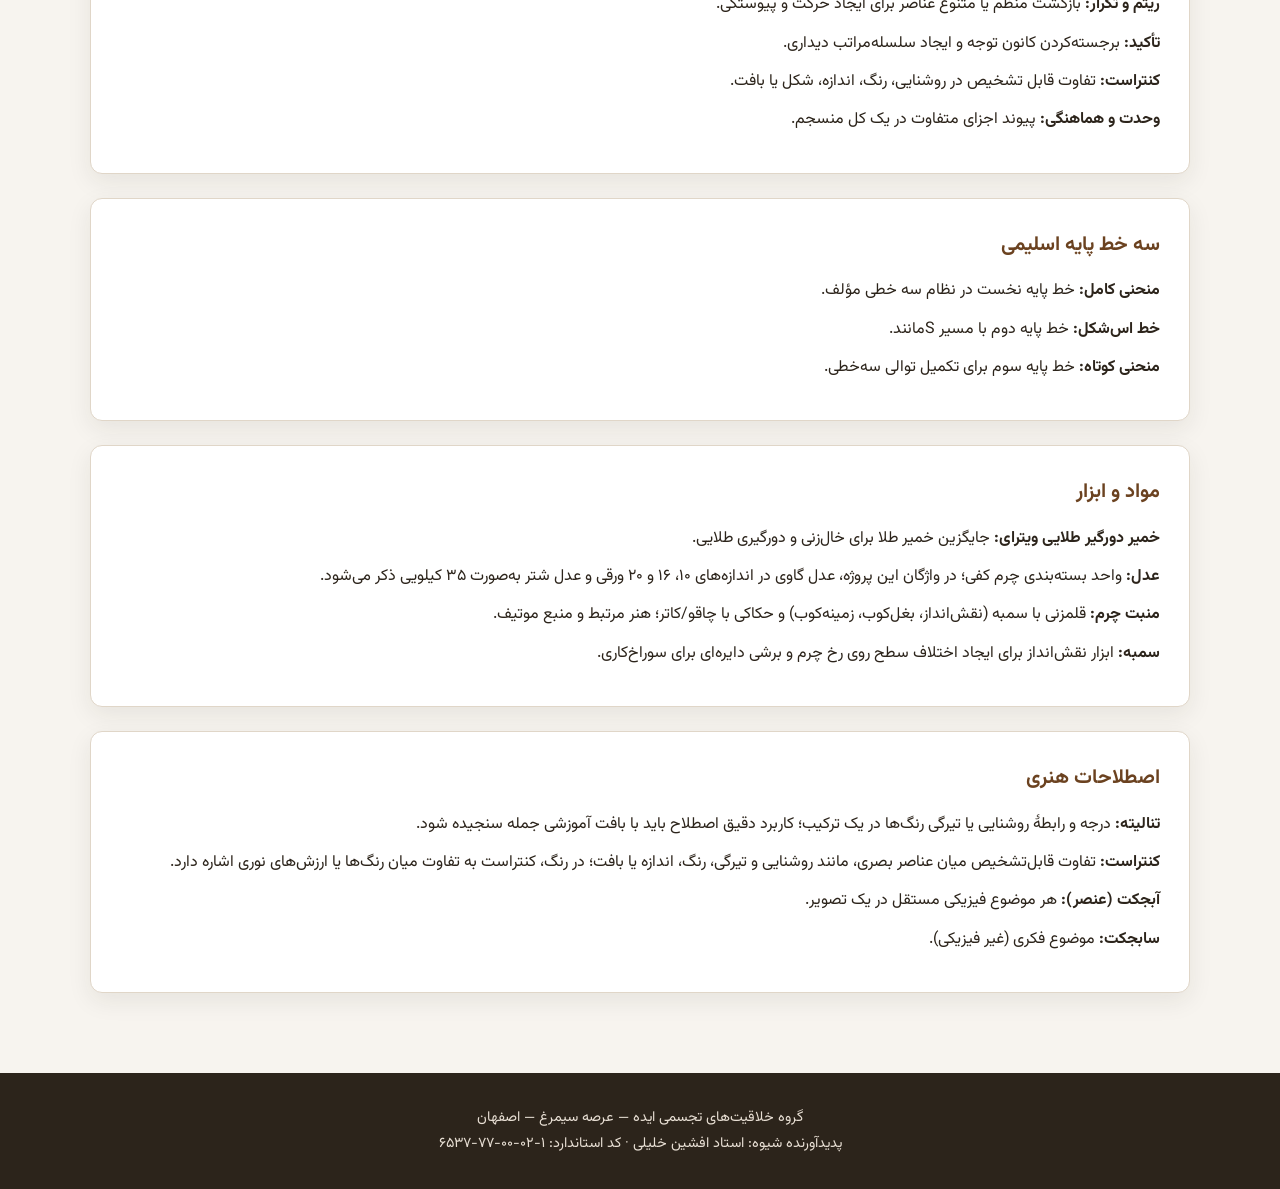
<file: glossary.html>
<!DOCTYPE html>
<html lang="fa" dir="rtl">
<head>
  <meta charset="UTF-8">
  <meta name="viewport" content="width=device-width, initial-scale=1.0">
  <title>واژه‌نامه تخصصی | صنعت نوین معرق چرم</title>
  <link rel="stylesheet" href="styles.css">
  <link href="https://fonts.googleapis.com/css2?family=Vazirmatn:wght@300;400;500;700&display=swap" rel="stylesheet">
</head>
<body>
  <header class="site-header">
    <div class="container">
      <div class="logo">
        <span class="logo-mark">◆</span>
        <div>
          <strong>صنعت نوین معرق چرم</strong>
          <small>معرفی علمی · آموزشی · کارگاهی</small>
        </div>
      </div>
      <nav class="main-nav">
        <a href="index.html">خانه</a>
        <a href="about.html">درباره صنعت</a>
        <a href="structure.html">ساختار آموزش</a>
        <a href="techniques.html">تکنیک‌ها</a>
        <a href="glossary.html" class="active">واژه‌نامه</a>
        <a href="standard.html">استاندارد شغل</a>
      </nav>
    </div>
  </header>

  <section class="page-hero">
    <div class="container">
      <h1>واژه‌نامه تخصصی</h1>
      <p>اصطلاحات فیکس‌شده و تثبیت‌شده در پروژه آموزشی صنعت نوین معرق چرم</p>
    </div>
  </section>

  <main class="section">
    <div class="container">
      <div class="content-block">
        <h2>اصطلاحات پایه</h2>
        <p><strong>موتیف:</strong> قطعه‌ای تزئینی و مستقل از چرم که از نظر شکلی بسیار زیبا طراحی شده و گاه به آن «گل» نیز گفته می‌شود. معمولاً با دستگاه پرس صنعتی یا سی‌ان‌سی لیزر از چرم تهیه می‌شود و گاه شامل نقش برجسته حکاکی‌شده نیز هست. ویژگی اصلی موتیف، تکرارپذیری آن است؛ یعنی می‌توان آن را بر اساس ترکیب‌بندی مورد نظر، به صورت‌های گوناگون در کنار یکدیگر یا با چیدمان‌های متنوع (از جمله شمسه‌ای) در طرح به کار برد.</p>
        <p><strong>تریشه:</strong> نوار باریک (حدود ۱ میلی‌متر) بریده‌شده از چرم کفی برای بافت، پیچ و جزئیات.</p>
        <p><strong>دونَم:</strong> حالت نیمه‌خشکِ چرم پس از اعمال محلول تثبیت زیرکار؛ مرحله‌ای که طبق روش اجرایی برای مشته‌زنی دوم در نظر گرفته می‌شود.</p>
        <p><strong>پایه کار:</strong> سطح یا شیئی که اثر چرمی روی آن اجرا می‌شود؛ مانند جلد، جعبه یا پایهٔ مناسب دیگر. انتخاب زیرکار به نوع اثر و سازگاری آن با مواد اتصال بستگی دارد.</p>
        <p><strong>چسب آهن:</strong> ماده متصل‌کننده و مستحکم‌کننده اصلی (چسب صنعتی / چسب موکت). مارک پیشنهادی: پارس ۸۸۸۸.</p>
      </div>

      <div class="content-block">
        <h2>عناصر اسلیمی</h2>
        <p><strong>ترنج:</strong> عنصر مرکزی ترکیب‌بندی کلاسیک ایرانی.</p>
        <p><strong>لچک:</strong> گوشه‌های مثلثی‌شکل در ترکیب‌بندی.</p>
        <p><strong>گوشه:</strong> عناصر تزئینی در چهار گوشه کادر.</p>
        <p><strong>حاشیه:</strong> نوار پیرامونی طرح.</p>
        <p><strong>شمسه:</strong> عنصر شعاعی و مرکزی شبیه خورشید.</p>
        <p><strong>کتیبه:</strong> نوار نوشتاری یا تزئینی افقی.</p>
        <p><strong>نشان اسلیمی:</strong> موتیف‌های اصلی کاربردی در معرق چرم.</p>
        <p><strong>مشبک:</strong> طرحی دارای فضاهای خالی و پیوستگی‌های شبکه‌مانند؛ در کاربردهای چرمی، نام‌گذاری آن باید با تکنیک واقعی اثر تطبیق داده شود.</p>
      </div>

      <div class="content-block">
        <h2>مبانی عمومی هنرهای تجسمی</h2>
        <p><strong>نقطه:</strong> کوچک‌ترین نشانه دیداری و یکی از عناصر پایه سازمان‌دهی تصویر.</p>
        <p><strong>خط:</strong> مسیر حرکت نقطه؛ دارای جهت، ضخامت، طول و کیفیت مستقیم یا منحنی.</p>
        <p><strong>سطح:</strong> گستره دوبعدی که با مرز، خط، رنگ یا بافت تعریف می‌شود.</p>
        <p><strong>شکل:</strong> محدوده دوبعدی؛ می‌تواند هندسی یا آزاد باشد.</p>
        <p><strong>فرم و حجم:</strong> ساختار سه‌بعدی یا القای سه‌بعدی‌بودن با نور، سایه و اختلاف سطح.</p>
        <p><strong>رنگ:</strong> دارای فام، ارزش روشنایی و اشباع.</p>
        <p><strong>بافت:</strong> کیفیت دیداری یا لمسی سطح؛ در چرم می‌تواند از جنس ماده و شیوه اجرا ناشی شود.</p>
        <p><strong>فضا:</strong> رابطه عناصر با یکدیگر و با محدوده اثر؛ شامل فضای مثبت و منفی.</p>
        <p><strong>تعادل:</strong> توزیع وزن دیداری به‌شکل متقارن، نامتقارن یا شعاعی.</p>
        <p><strong>تناسب و مقیاس:</strong> رابطه اندازه اجزا با یکدیگر و با کادر یا زیرکار.</p>
        <p><strong>ریتم و تکرار:</strong> بازگشت منظم یا متنوع عناصر برای ایجاد حرکت و پیوستگی.</p>
        <p><strong>تأکید:</strong> برجسته‌کردن کانون توجه و ایجاد سلسله‌مراتب دیداری.</p>
        <p><strong>کنتراست:</strong> تفاوت قابل تشخیص در روشنایی، رنگ، اندازه، شکل یا بافت.</p>
        <p><strong>وحدت و هماهنگی:</strong> پیوند اجزای متفاوت در یک کل منسجم.</p>
      </div>

      <div class="content-block">
        <h2>سه خط پایه اسلیمی</h2>
        <p><strong>منحنی کامل:</strong> خط پایه نخست در نظام سه خطی مؤلف.</p>
        <p><strong>خط اس‌شکل:</strong> خط پایه دوم با مسیر Sمانند.</p>
        <p><strong>منحنی کوتاه:</strong> خط پایه سوم برای تکمیل توالی سه‌خطی.</p>
      </div>

      <div class="content-block">
        <h2>مواد و ابزار</h2>
        <p><strong>خمیر دورگیر طلایی ویترای:</strong> جایگزین خمیر طلا برای خال‌زنی و دورگیری طلایی.</p>
        <p><strong>عدل:</strong> واحد بسته‌بندی چرم کفی؛ در واژگان این پروژه، عدل گاوی در اندازه‌های ۱۰، ۱۶ و ۲۰ ورقی و عدل شتر به‌صورت ۳۵ کیلویی ذکر می‌شود.</p>
        <p><strong>منبت چرم:</strong> قلمزنی با سمبه (نقش‌انداز، بغل‌کوب، زمینه‌کوب) و حکاکی با چاقو/کاتر؛ هنر مرتبط و منبع موتیف.</p>
        <p><strong>سمبه:</strong> ابزار نقش‌انداز برای ایجاد اختلاف سطح روی رخ چرم و برشی دایره‌ای برای سوراخ‌کاری.</p>
      </div>

      <div class="content-block">
        <h2>اصطلاحات هنری</h2>
        <p><strong>تنالیته:</strong> درجه و رابطهٔ روشنایی یا تیرگی رنگ‌ها در یک ترکیب؛ کاربرد دقیق اصطلاح باید با بافت آموزشی جمله سنجیده شود.</p>
        <p><strong>کنتراست:</strong> تفاوت قابل‌تشخیص میان عناصر بصری، مانند روشنایی و تیرگی، رنگ، اندازه یا بافت؛ در رنگ، کنتراست به تفاوت میان رنگ‌ها یا ارزش‌های نوری اشاره دارد.</p>
        <p><strong>آبجکت (عنصر):</strong> هر موضوع فیزیکی مستقل در یک تصویر.</p>
        <p><strong>سابجکت:</strong> موضوع فکری (غیر فیزیکی).</p>
      </div>
    </div>
  </main>

  <footer class="site-footer">
    <div class="container">
      <p>گروه خلاقیت‌های تجسمی ایده — عرصه سیمرغ — اصفهان</p>
      <p>پدیدآورنده شیوه: استاد افشین خلیلی · کد استاندارد: ۱-۰۲-۰۰-۷۷-۶۵۳۷</p>
    </div>
  </footer>
</body>
</html>
</file>
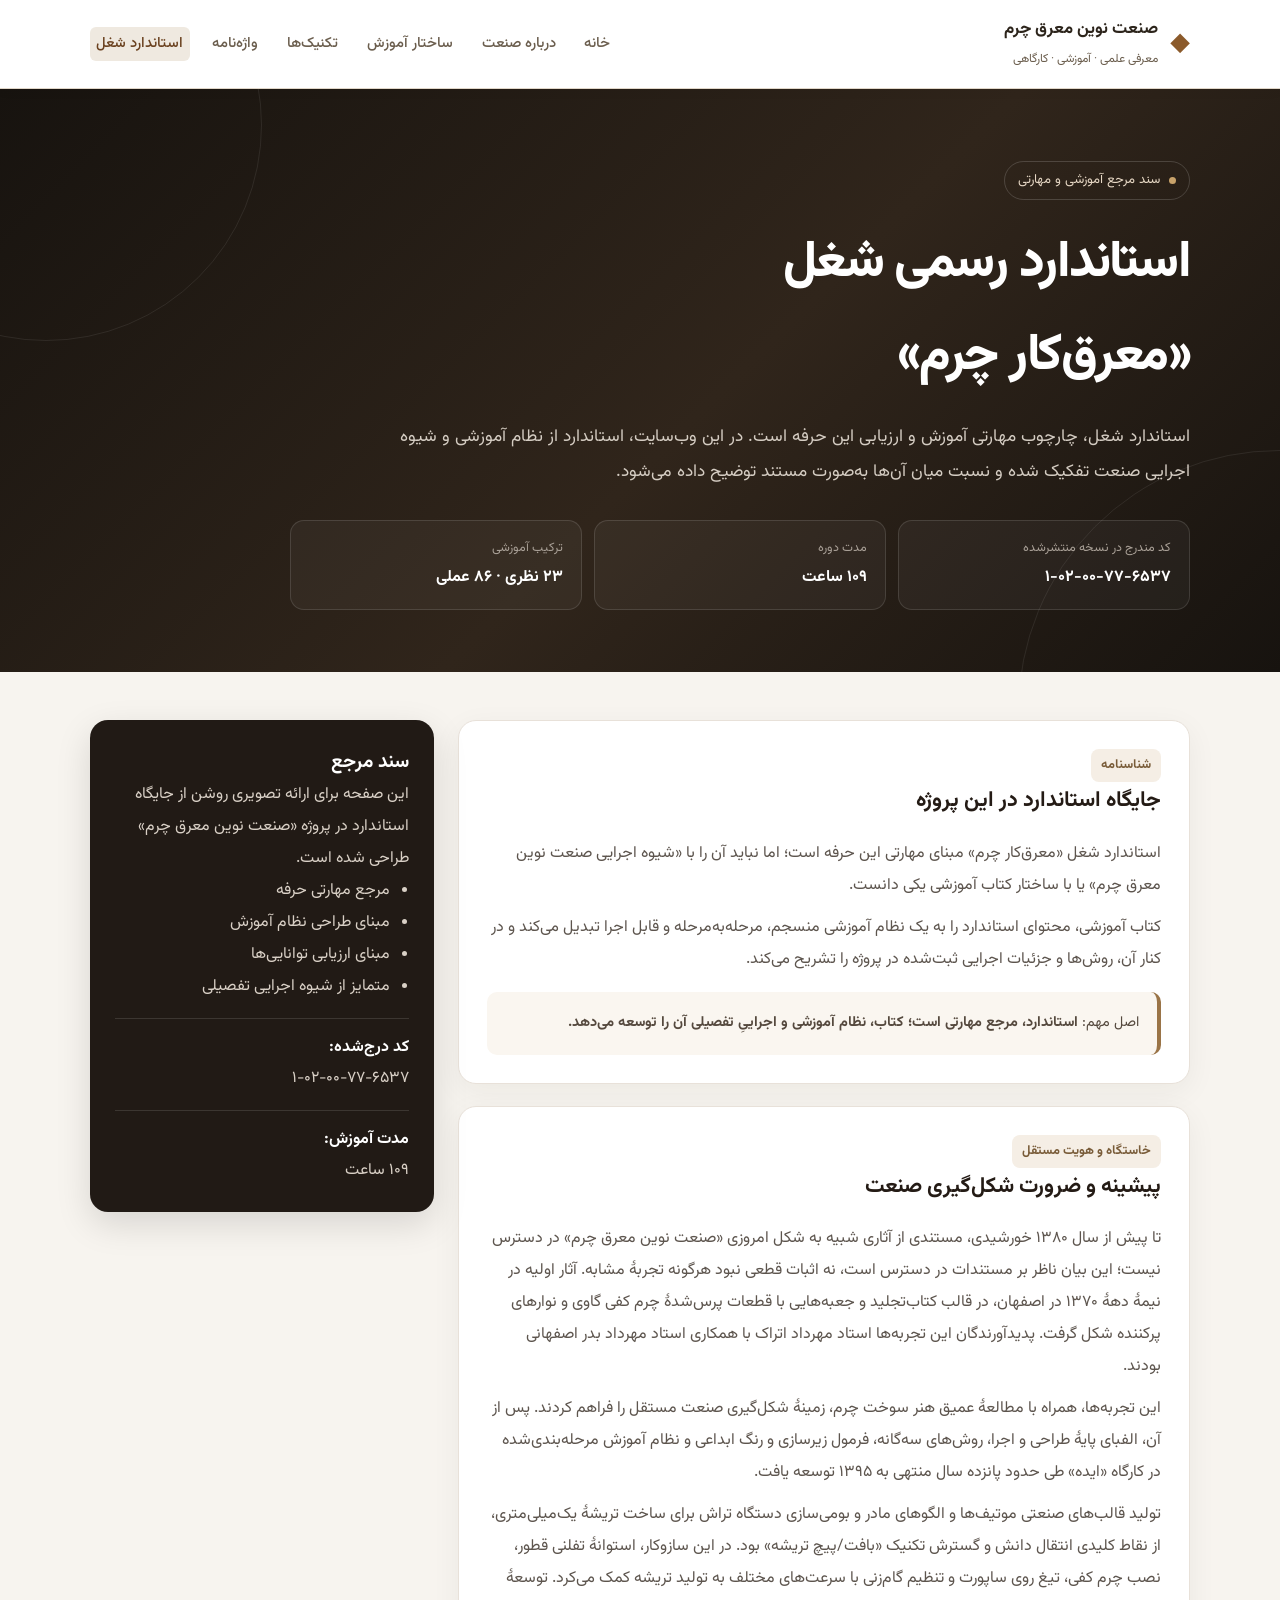
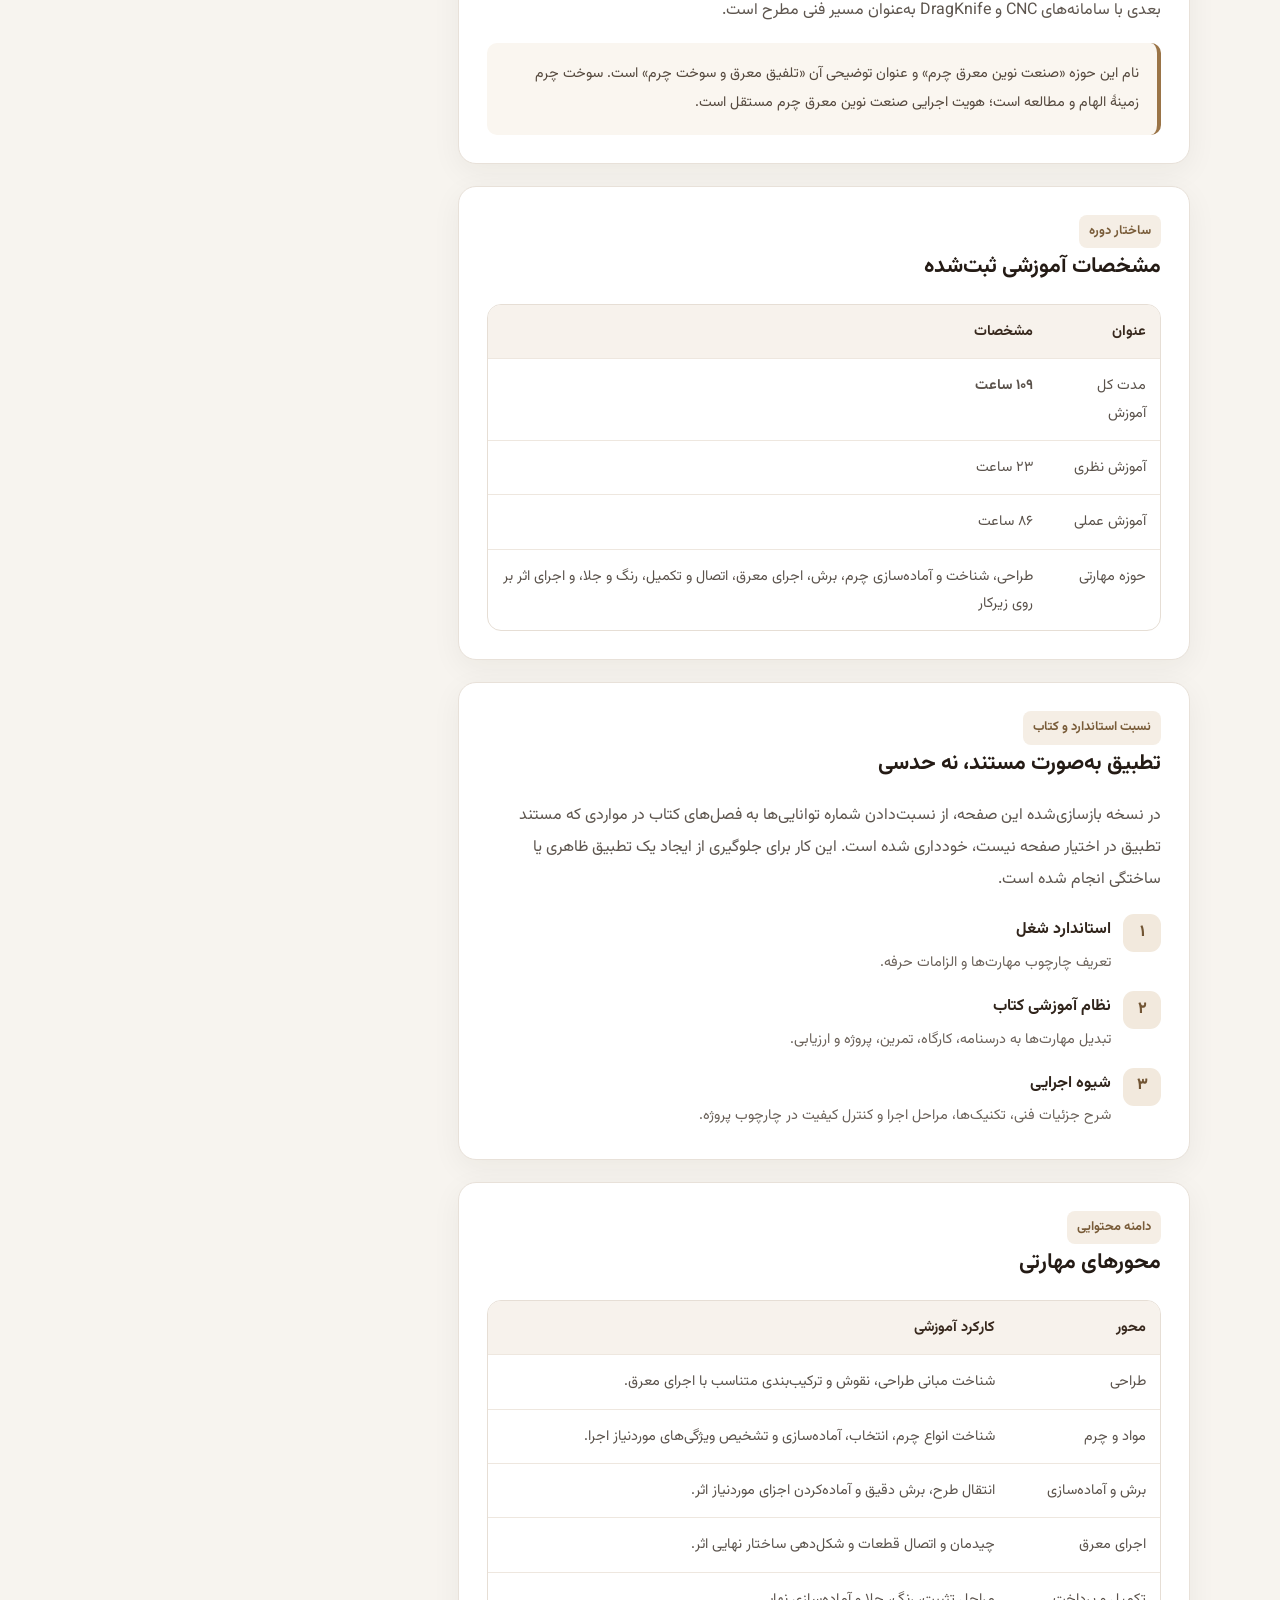
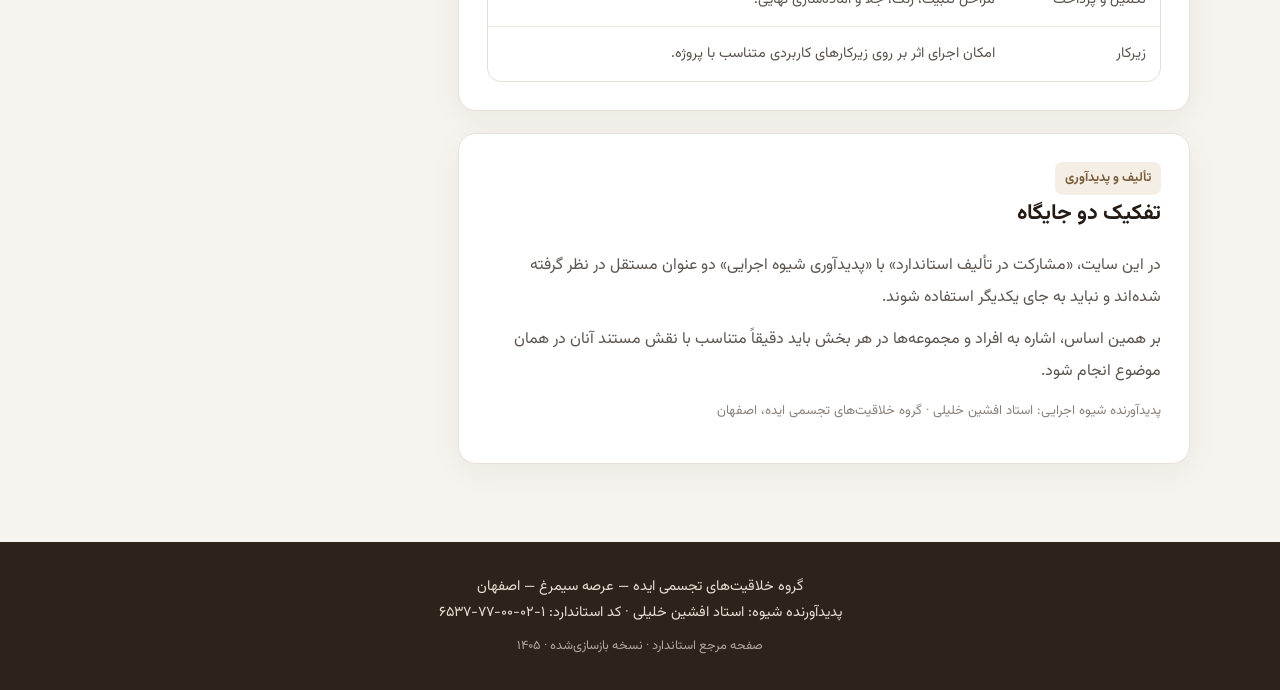
<file: standard.html>
<!DOCTYPE html>
<html lang="fa" dir="rtl">
<head>
  <meta charset="UTF-8">
  <meta name="viewport" content="width=device-width, initial-scale=1.0">
  <title>استاندارد شغل | صنعت نوین معرق چرم</title>
  <meta name="description" content="صفحه مرجع استاندارد شغل معرق‌کار چرم؛ معرفی جایگاه استاندارد، ساختار مهارتی و نسبت آن با نظام آموزشی صنعت نوین معرق چرم.">
  <link rel="stylesheet" href="styles.css">
  <link rel="preconnect" href="https://fonts.googleapis.com">
  <link href="https://fonts.googleapis.com/css2?family=Vazirmatn:wght@300;400;500;600;700;800&display=swap" rel="stylesheet">
  <style>
    .standard-hero{position:relative;overflow:hidden;padding:72px 0 62px;background:linear-gradient(135deg,#17130f 0%,#30251b 55%,#17130f 100%);color:#fff}
    .standard-hero:before,.standard-hero:after{content:"";position:absolute;border:1px solid rgba(255,255,255,.08);border-radius:50%;pointer-events:none}
    .standard-hero:before{width:430px;height:430px;left:-170px;top:-180px}
    .standard-hero:after{width:520px;height:520px;right:-260px;bottom:-300px}
    .eyebrow{display:inline-flex;align-items:center;gap:9px;margin-bottom:18px;padding:7px 13px;border:1px solid rgba(255,255,255,.16);border-radius:999px;font-size:.82rem;color:#e7d8c5}
    .eyebrow i{width:7px;height:7px;border-radius:50%;background:#c8a26a;display:inline-block}
    .standard-hero h1{margin:0 0 16px;font-size:clamp(2rem,4vw,3.5rem);font-weight:800;letter-spacing:-.03em}
    .standard-hero .lead{max-width:800px;margin:0;color:#ded6cc;font-size:1.08rem;line-height:2.05}
    .hero-facts{display:grid;grid-template-columns:repeat(3,minmax(0,1fr));gap:12px;margin-top:30px;max-width:900px}
    .hero-fact{padding:16px 18px;border:1px solid rgba(255,255,255,.12);background:rgba(255,255,255,.045);border-radius:14px}
    .hero-fact span{display:block;color:#a9a097;font-size:.78rem;margin-bottom:5px}.hero-fact strong{font-size:1rem;color:#fff}
    .standard-wrap{padding-top:48px}
    .standard-grid{display:grid;grid-template-columns:minmax(0,1.7fr) minmax(280px,.8fr);gap:24px;align-items:start}
    .standard-card{background:#fff;border:1px solid #e8e1d9;border-radius:18px;padding:28px;box-shadow:0 8px 30px rgba(45,31,18,.055);margin-bottom:22px}
    .standard-card h2{margin:0 0 17px;font-size:1.35rem;color:#241b15}
    .standard-card h3{margin:22px 0 9px;font-size:1.03rem;color:#3a2b20}
    .standard-card p{line-height:2;color:#5d554e;margin:10px 0}
    .standard-card ul{margin:10px 0;padding-right:22px;color:#5d554e;line-height:2}
    .standard-card li{margin:6px 0}
    .badge{display:inline-block;padding:5px 10px;border-radius:8px;background:#f5eee5;color:#795c39;font-size:.8rem;font-weight:700}
    .mapping{width:100%;border-collapse:separate;border-spacing:0;overflow:hidden;border:1px solid #e6ded5;border-radius:14px}
    .mapping th,.mapping td{padding:13px 14px;text-align:right;border-bottom:1px solid #eee7df;vertical-align:top;line-height:1.9}
    .mapping th{background:#f7f2ec;color:#38291e;font-size:.9rem}
    .mapping td{color:#5b534c;font-size:.9rem}.mapping tr:last-child td{border-bottom:0}
    .note{padding:17px 18px;border-right:4px solid #9a7447;background:#faf6f0;border-radius:10px;color:#55493e;line-height:2}
    .side-card{position:sticky;top:20px;background:#211a15;color:#fff;border-radius:18px;padding:25px;box-shadow:0 12px 35px rgba(0,0,0,.13)}
    .side-card h2{color:#fff;font-size:1.2rem;margin-top:0}.side-card p,.side-card li{color:#d9d0c6;line-height:2}
    .side-card ul{padding-right:19px}.side-card .mini{padding-top:15px;margin-top:15px;border-top:1px solid rgba(255,255,255,.12)}
    .timeline{display:grid;gap:13px;margin-top:18px}
    .step{display:grid;grid-template-columns:38px 1fr;gap:12px;align-items:start}
    .step-no{width:38px;height:38px;border-radius:11px;background:#f2e9dd;color:#725534;display:grid;place-items:center;font-weight:800}
    .step strong{display:block;color:#30241b;margin:2px 0 4px}.step span{color:#6b625a;line-height:1.8;font-size:.9rem}
    .source-line{font-size:.82rem;color:#8a8179!important}
    @media(max-width:820px){.standard-grid{grid-template-columns:1fr}.side-card{position:static}.hero-facts{grid-template-columns:1fr}.standard-card{padding:22px}.mapping{display:block;overflow-x:auto;white-space:normal}}
  </style>
</head>
<body>
  <header class="site-header">
    <div class="container">
      <div class="logo">
        <span class="logo-mark">◆</span>
        <div>
          <strong>صنعت نوین معرق چرم</strong>
          <small>معرفی علمی · آموزشی · کارگاهی</small>
        </div>
      </div>
      <nav class="main-nav">
        <a href="index.html">خانه</a>
        <a href="about.html">درباره صنعت</a>
        <a href="structure.html">ساختار آموزش</a>
        <a href="techniques.html">تکنیک‌ها</a>
        <a href="glossary.html">واژه‌نامه</a>
        <a href="standard.html" class="active">استاندارد شغل</a>
      </nav>
    </div>
  </header>

  <section class="standard-hero">
    <div class="container">
      <div class="eyebrow"><i></i> سند مرجع آموزشی و مهارتی</div>
      <h1>استاندارد رسمی شغل<br>«معرق‌کار چرم»</h1>
      <p class="lead">استاندارد شغل، چارچوب مهارتی آموزش و ارزیابی این حرفه است. در این وب‌سایت، استاندارد از نظام آموزشی و شیوه اجرایی صنعت تفکیک شده و نسبت میان آن‌ها به‌صورت مستند توضیح داده می‌شود.</p>
      <div class="hero-facts">
        <div class="hero-fact"><span>کد مندرج در نسخه منتشرشده</span><strong>۱-۰۲-۰۰-۷۷-۶۵۳۷</strong></div>
        <div class="hero-fact"><span>مدت دوره</span><strong>۱۰۹ ساعت</strong></div>
        <div class="hero-fact"><span>ترکیب آموزشی</span><strong>۲۳ نظری · ۸۶ عملی</strong></div>
      </div>
    </div>
  </section>

  <main class="section standard-wrap">
    <div class="container standard-grid">
      <div>
        <section class="standard-card">
          <span class="badge">شناسنامه</span>
          <h2>جایگاه استاندارد در این پروژه</h2>
          <p>استاندارد شغل «معرق‌کار چرم» مبنای مهارتی این حرفه است؛ اما نباید آن را با «شیوه اجرایی صنعت نوین معرق چرم» یا با ساختار کتاب آموزشی یکی دانست.</p>
          <p>کتاب آموزشی، محتوای استاندارد را به یک نظام آموزشی منسجم، مرحله‌به‌مرحله و قابل اجرا تبدیل می‌کند و در کنار آن، روش‌ها و جزئیات اجرایی ثبت‌شده در پروژه را تشریح می‌کند.</p>
          <div class="note">اصل مهم: <strong>استاندارد، مرجع مهارتی است؛ کتاب، نظام آموزشی و اجراییِ تفصیلی آن را توسعه می‌دهد.</strong></div>
        </section>

        <section class="standard-card">
          <span class="badge">خاستگاه و هویت مستقل</span>
          <h2>پیشینه و ضرورت شکل‌گیری صنعت</h2>
          <p>تا پیش از سال ۱۳۸۰ خورشیدی، مستندی از آثاری شبیه به شکل امروزی «صنعت نوین معرق چرم» در دسترس نیست؛ این بیان ناظر بر مستندات در دسترس است، نه اثبات قطعی نبود هرگونه تجربهٔ مشابه. آثار اولیه در نیمهٔ دههٔ ۱۳۷۰ در اصفهان، در قالب کتاب‌تجلید و جعبه‌هایی با قطعات پرس‌شدهٔ چرم کفی گاوی و نوارهای پرکننده شکل گرفت. پدیدآورندگان این تجربه‌ها استاد مهرداد اتراک با همکاری استاد مهرداد بدر اصفهانی بودند.</p>
          <p>این تجربه‌ها، همراه با مطالعهٔ عمیق هنر سوخت چرم، زمینهٔ شکل‌گیری صنعت مستقل را فراهم کردند. پس از آن، الفبای پایهٔ طراحی و اجرا، روش‌های سه‌گانه، فرمول زیرسازی و رنگ ابداعی و نظام آموزش مرحله‌بندی‌شده در کارگاه «ایده» طی حدود پانزده سال منتهی به ۱۳۹۵ توسعه یافت.</p>
          <p>تولید قالب‌های صنعتی موتیف‌ها و الگوهای مادر و بومی‌سازی دستگاه تراش برای ساخت تریشهٔ یک‌میلی‌متری، از نقاط کلیدی انتقال دانش و گسترش تکنیک «بافت/پیچ تریشه» بود. در این سازوکار، استوانهٔ تفلنی قطور، نصب چرم کفی، تیغ روی ساپورت و تنظیم گام‌زنی با سرعت‌های مختلف به تولید تریشه کمک می‌کرد. توسعهٔ بعدی با سامانه‌های CNC و DragKnife به‌عنوان مسیر فنی مطرح است.</p>
          <div class="note">نام این حوزه «صنعت نوین معرق چرم» و عنوان توضیحی آن «تلفیق معرق و سوخت چرم» است. سوخت چرم زمینهٔ الهام و مطالعه است؛ هویت اجرایی صنعت نوین معرق چرم مستقل است.</div>
        </section>

        <section class="standard-card">
          <span class="badge">ساختار دوره</span>
          <h2>مشخصات آموزشی ثبت‌شده</h2>
          <table class="mapping">
            <thead><tr><th>عنوان</th><th>مشخصات</th></tr></thead>
            <tbody>
              <tr><td>مدت کل آموزش</td><td><strong>۱۰۹ ساعت</strong></td></tr>
              <tr><td>آموزش نظری</td><td>۲۳ ساعت</td></tr>
              <tr><td>آموزش عملی</td><td>۸۶ ساعت</td></tr>
              <tr><td>حوزه مهارتی</td><td>طراحی، شناخت و آماده‌سازی چرم، برش، اجرای معرق، اتصال و تکمیل، رنگ و جلا، و اجرای اثر بر روی زیرکار</td></tr>
            </tbody>
          </table>
        </section>

        <section class="standard-card">
          <span class="badge">نسبت استاندارد و کتاب</span>
          <h2>تطبیق به‌صورت مستند، نه حدسی</h2>
          <p>در نسخه بازسازی‌شده این صفحه، از نسبت‌دادن شماره توانایی‌ها به فصل‌های کتاب در مواردی که مستند تطبیق در اختیار صفحه نیست، خودداری شده است. این کار برای جلوگیری از ایجاد یک تطبیق ظاهری یا ساختگی انجام شده است.</p>
          <div class="timeline">
            <div class="step"><div class="step-no">۱</div><div><strong>استاندارد شغل</strong><span>تعریف چارچوب مهارت‌ها و الزامات حرفه.</span></div></div>
            <div class="step"><div class="step-no">۲</div><div><strong>نظام آموزشی کتاب</strong><span>تبدیل مهارت‌ها به درسنامه، کارگاه، تمرین، پروژه و ارزیابی.</span></div></div>
            <div class="step"><div class="step-no">۳</div><div><strong>شیوه اجرایی</strong><span>شرح جزئیات فنی، تکنیک‌ها، مراحل اجرا و کنترل کیفیت در چارچوب پروژه.</span></div></div>
          </div>
        </section>

        <section class="standard-card">
          <span class="badge">دامنه محتوایی</span>
          <h2>محورهای مهارتی</h2>
          <table class="mapping">
            <thead><tr><th>محور</th><th>کارکرد آموزشی</th></tr></thead>
            <tbody>
              <tr><td>طراحی</td><td>شناخت مبانی طراحی، نقوش و ترکیب‌بندی متناسب با اجرای معرق.</td></tr>
              <tr><td>مواد و چرم</td><td>شناخت انواع چرم، انتخاب، آماده‌سازی و تشخیص ویژگی‌های موردنیاز اجرا.</td></tr>
              <tr><td>برش و آماده‌سازی</td><td>انتقال طرح، برش دقیق و آماده‌کردن اجزای موردنیاز اثر.</td></tr>
              <tr><td>اجرای معرق</td><td>چیدمان و اتصال قطعات و شکل‌دهی ساختار نهایی اثر.</td></tr>
              <tr><td>تکمیل و پرداخت</td><td>مراحل تثبیت، رنگ، جلا و آماده‌سازی نهایی.</td></tr>
              <tr><td>زیرکار</td><td>امکان اجرای اثر بر روی زیرکارهای کاربردی متناسب با پروژه.</td></tr>
            </tbody>
          </table>
        </section>

        <section class="standard-card">
          <span class="badge">تألیف و پدیدآوری</span>
          <h2>تفکیک دو جایگاه</h2>
          <p>در این سایت، «مشارکت در تألیف استاندارد» با «پدیدآوری شیوه اجرایی» دو عنوان مستقل در نظر گرفته شده‌اند و نباید به جای یکدیگر استفاده شوند.</p>
          <p>بر همین اساس، اشاره به افراد و مجموعه‌ها در هر بخش باید دقیقاً متناسب با نقش مستند آنان در همان موضوع انجام شود.</p>
          <p class="source-line">پدیدآورنده شیوه اجرایی: استاد افشین خلیلی · گروه خلاقیت‌های تجسمی ایده، اصفهان</p>
        </section>
      </div>

      <aside>
        <div class="side-card">
          <h2>سند مرجع</h2>
          <p>این صفحه برای ارائه تصویری روشن از جایگاه استاندارد در پروژه «صنعت نوین معرق چرم» طراحی شده است.</p>
          <ul>
            <li>مرجع مهارتی حرفه</li>
            <li>مبنای طراحی نظام آموزش</li>
            <li>مبنای ارزیابی توانایی‌ها</li>
            <li>متمایز از شیوه اجرایی تفصیلی</li>
          </ul>
          <div class="mini">
            <strong>کد درج‌شده:</strong>
            <p>۱-۰۲-۰۰-۷۷-۶۵۳۷</p>
          </div>
          <div class="mini">
            <strong>مدت آموزش:</strong>
            <p>۱۰۹ ساعت</p>
          </div>
        </div>
      </aside>
    </div>
  </main>

  <footer class="site-footer">
    <div class="container">
      <p>گروه خلاقیت‌های تجسمی ایده — عرصه سیمرغ — اصفهان</p>
      <p>پدیدآورنده شیوه: استاد افشین خلیلی · کد استاندارد: ۱-۰۲-۰۰-۷۷-۶۵۳۷</p>
      <p class="small">صفحه مرجع استاندارد · نسخه بازسازی‌شده · ۱۴۰۵</p>
    </div>
  </footer>
</body>
</html>
</file>
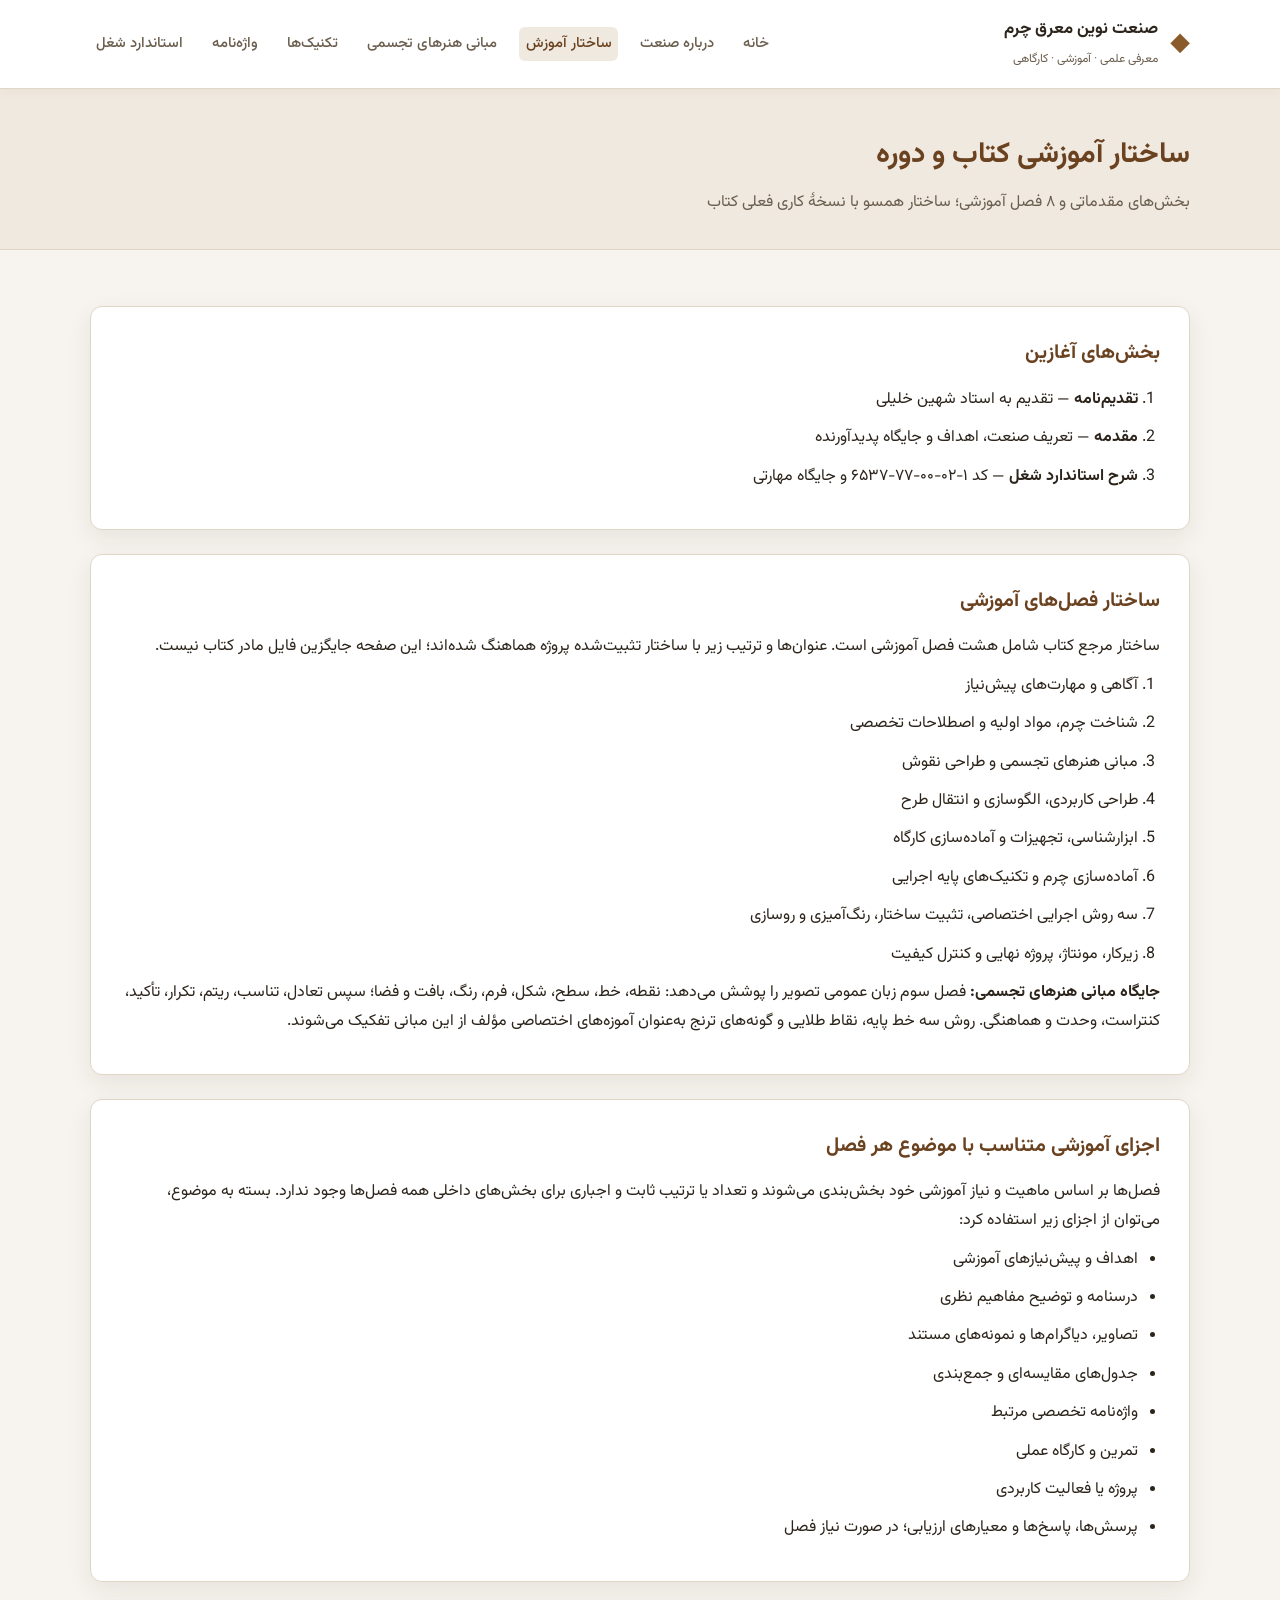
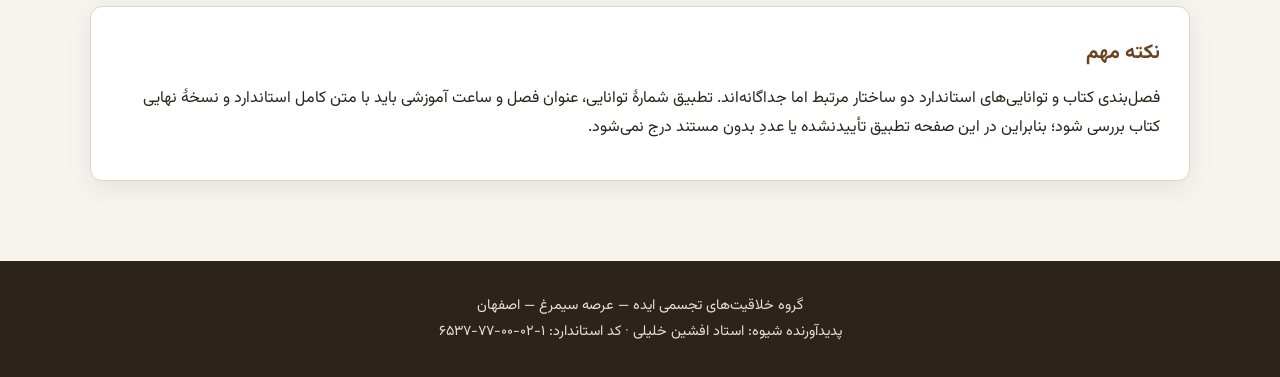
<file: structure.html>
<!DOCTYPE html>
<html lang="fa" dir="rtl">
<head>
  <meta charset="UTF-8">
  <meta name="viewport" content="width=device-width, initial-scale=1.0">
  <title>ساختار آموزشی | صنعت نوین معرق چرم</title>
  <link rel="stylesheet" href="styles.css">
  <link href="https://fonts.googleapis.com/css2?family=Vazirmatn:wght@300;400;500;700&display=swap" rel="stylesheet">
</head>
<body>
  <header class="site-header">
    <div class="container">
      <div class="logo">
        <span class="logo-mark">◆</span>
        <div>
          <strong>صنعت نوین معرق چرم</strong>
          <small>معرفی علمی · آموزشی · کارگاهی</small>
        </div>
      </div>
      <nav class="main-nav">
        <a href="index.html">خانه</a>
        <a href="about.html">درباره صنعت</a>
        <a href="structure.html" class="active">ساختار آموزش</a>
        <a href="visual-arts.html">مبانی هنرهای تجسمی</a>
        <a href="techniques.html">تکنیک‌ها</a>
        <a href="glossary.html">واژه‌نامه</a>
        <a href="standard.html">استاندارد شغل</a>
      </nav>
    </div>
  </header>

  <section class="page-hero">
    <div class="container">
      <h1>ساختار آموزشی کتاب و دوره</h1>
      <p>بخش‌های مقدماتی و ۸ فصل آموزشی؛ ساختار همسو با نسخهٔ کاری فعلی کتاب</p>
    </div>
  </section>

  <main class="section">
    <div class="container">
      <div class="content-block">
        <h2>بخش‌های آغازین</h2>
        <ol>
          <li><strong>تقدیم‌نامه</strong> — تقدیم به استاد شهین خلیلی</li>
          <li><strong>مقدمه</strong> — تعریف صنعت، اهداف و جایگاه پدیدآورنده</li>
          <li><strong>شرح استاندارد شغل</strong> — کد ۱-۰۲-۰۰-۷۷-۶۵۳۷ و جایگاه مهارتی</li>
        </ol>
      </div>

      <div class="content-block">
        <h2>ساختار فصل‌های آموزشی</h2>
        <p>ساختار مرجع کتاب شامل هشت فصل آموزشی است. عنوان‌ها و ترتیب زیر با ساختار تثبیت‌شده پروژه هماهنگ شده‌اند؛ این صفحه جایگزین فایل مادر کتاب نیست.</p>
        <ol>
          <li>آگاهی و مهارت‌های پیش‌نیاز</li>
          <li>شناخت چرم، مواد اولیه و اصطلاحات تخصصی</li>
          <li>مبانی هنرهای تجسمی و طراحی نقوش</li>
          <li>طراحی کاربردی، الگوسازی و انتقال طرح</li>
          <li>ابزارشناسی، تجهیزات و آماده‌سازی کارگاه</li>
          <li>آماده‌سازی چرم و تکنیک‌های پایه اجرایی</li>
          <li>سه روش اجرایی اختصاصی، تثبیت ساختار، رنگ‌آمیزی و روسازی</li>
          <li>زیرکار، مونتاژ، پروژه نهایی و کنترل کیفیت</li>
        </ol>
        <p><strong>جایگاه مبانی هنرهای تجسمی:</strong> فصل سوم زبان عمومی تصویر را پوشش می‌دهد: نقطه، خط، سطح، شکل، فرم، رنگ، بافت و فضا؛ سپس تعادل، تناسب، ریتم، تکرار، تأکید، کنتراست، وحدت و هماهنگی. روش سه خط پایه، نقاط طلایی و گونه‌های ترنج به‌عنوان آموزه‌های اختصاصی مؤلف از این مبانی تفکیک می‌شوند.</p>     </div>

      <div class="content-block">
        <h2>اجزای آموزشی متناسب با موضوع هر فصل</h2>
        <p>فصل‌ها بر اساس ماهیت و نیاز آموزشی خود بخش‌بندی می‌شوند و تعداد یا ترتیب ثابت و اجباری برای بخش‌های داخلی همه فصل‌ها وجود ندارد. بسته به موضوع، می‌توان از اجزای زیر استفاده کرد:</p>
        <ul>
          <li>اهداف و پیش‌نیازهای آموزشی</li>
          <li>درسنامه و توضیح مفاهیم نظری</li>
          <li>تصاویر، دیاگرام‌ها و نمونه‌های مستند</li>
          <li>جدول‌های مقایسه‌ای و جمع‌بندی</li>
          <li>واژه‌نامه تخصصی مرتبط</li>
          <li>تمرین و کارگاه عملی</li>
          <li>پروژه یا فعالیت کاربردی</li>
          <li>پرسش‌ها، پاسخ‌ها و معیارهای ارزیابی؛ در صورت نیاز فصل</li>
        </ul>
      </div>

      <div class="content-block">
        <h2>نکته مهم</h2>
        <p>فصل‌بندی کتاب و توانایی‌های استاندارد دو ساختار مرتبط اما جداگانه‌اند. تطبیق شمارهٔ توانایی، عنوان فصل و ساعت آموزشی باید با متن کامل استاندارد و نسخهٔ نهایی کتاب بررسی شود؛ بنابراین در این صفحه تطبیق تأییدنشده یا عددِ بدون مستند درج نمی‌شود.</p>
      </div>
    </div>
  </main>

  <footer class="site-footer">
    <div class="container">
      <p>گروه خلاقیت‌های تجسمی ایده — عرصه سیمرغ — اصفهان</p>
      <p>پدیدآورنده شیوه: استاد افشین خلیلی · کد استاندارد: ۱-۰۲-۰۰-۷۷-۶۵۳۷</p>
    </div>
  </footer>
</body>
</html>
</file>
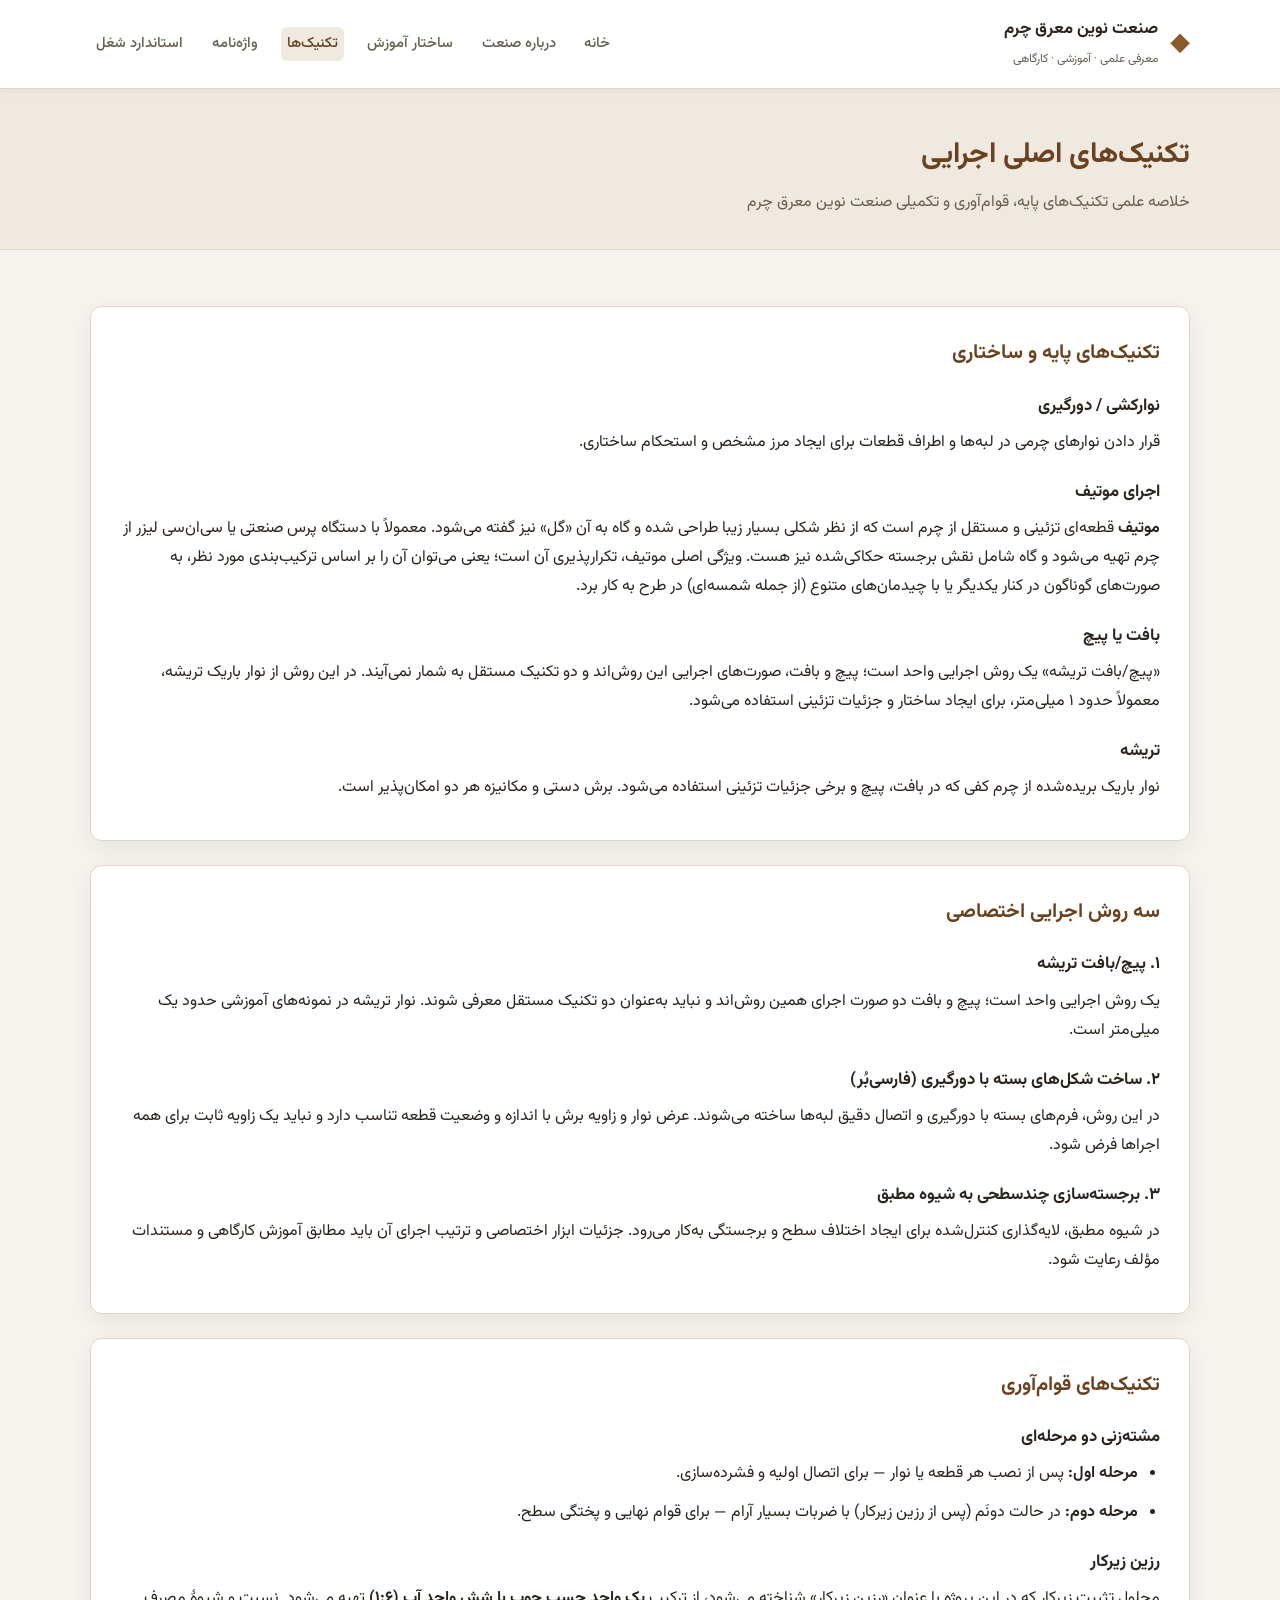
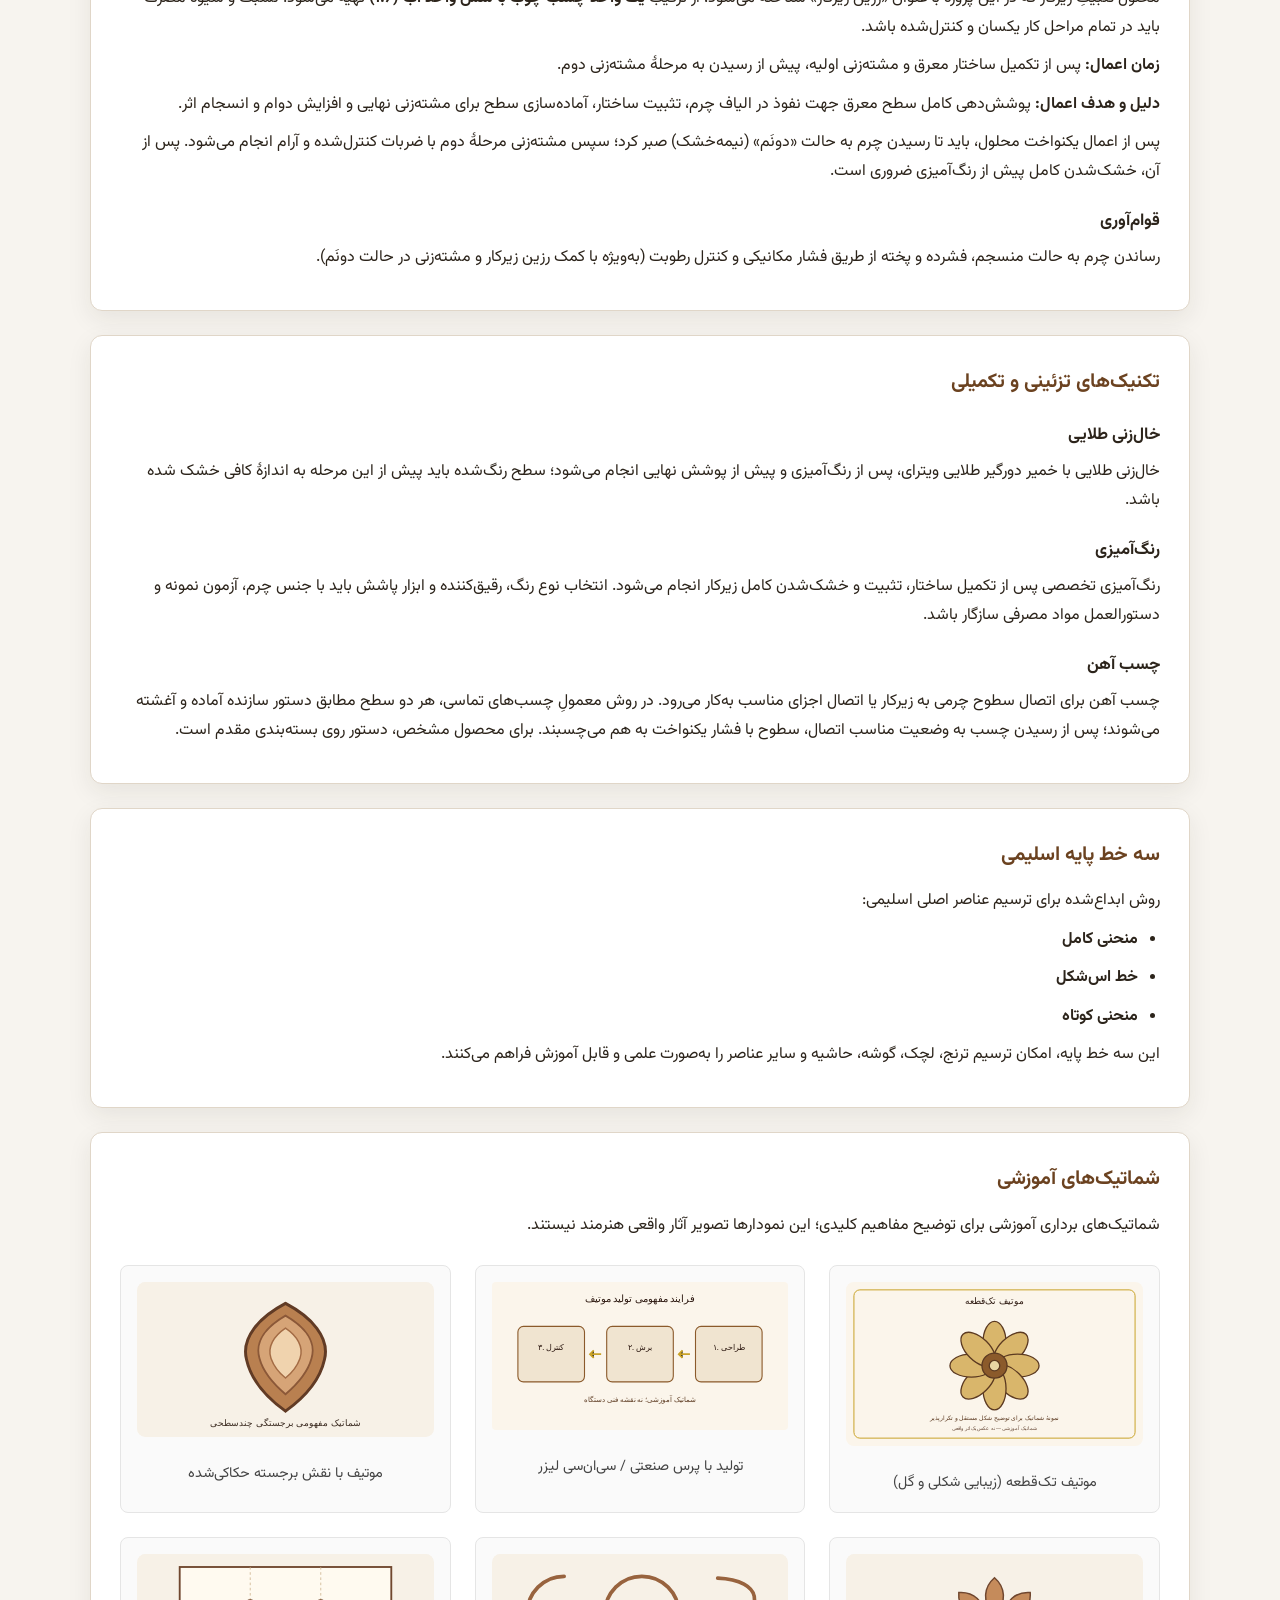
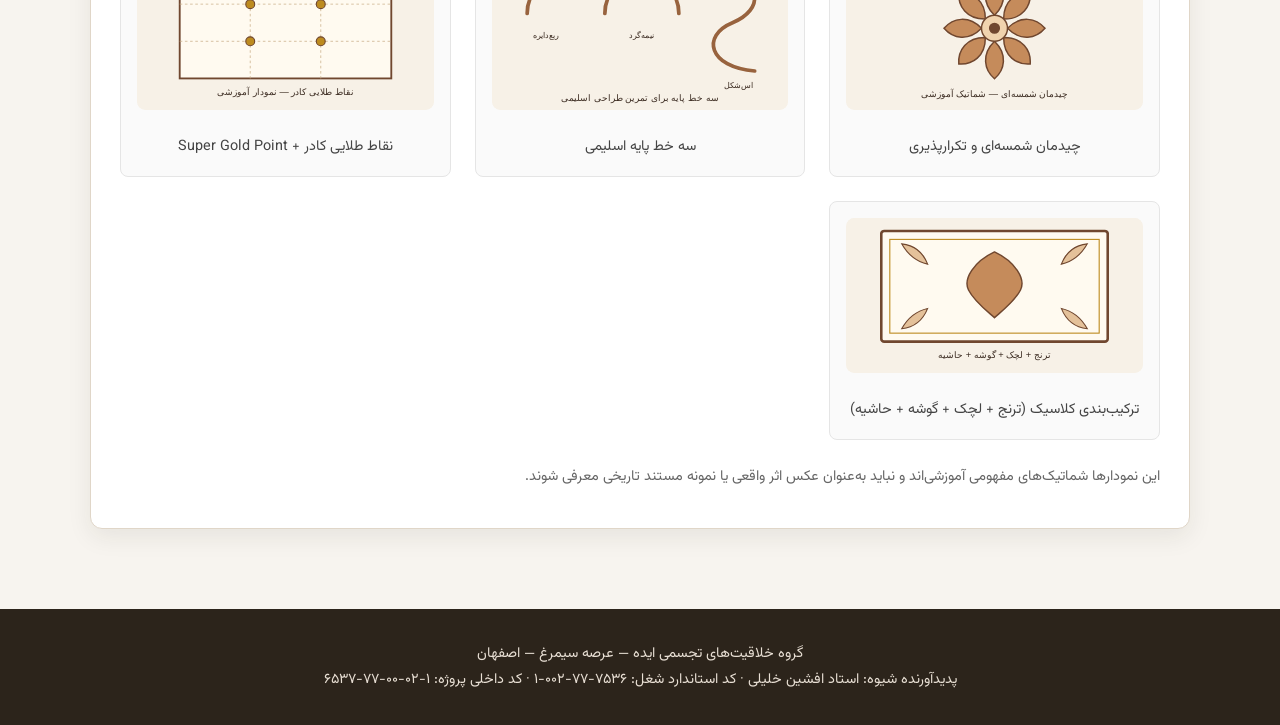
<file: techniques.html>
<!DOCTYPE html>
<html lang="fa" dir="rtl">
<head>
  <meta charset="UTF-8">
  <meta name="viewport" content="width=device-width, initial-scale=1.0">
  <title>تکنیک‌های اصلی اجرایی | صنعت نوین معرق چرم</title>
  <meta name="description" content="تکنیک‌های پایه، قوام‌آوری، رزین زیرکار (چسب چوب و آب ۱ به ۶)، مشته‌زنی دو مرحله‌ای، بافت تریشه، خال‌زنی طلایی و سه خط پایه اسلیمی در صنعت نوین معرق چرم.">
  <meta name="robots" content="index, follow">
  <meta name="author" content="استاد افشین خلیلی">
  <link rel="canonical" href="https://deepdesigntechnology-design.github.io/sanat-novin-moaraq-charm/techniques.html">
  <meta property="og:locale" content="fa_IR">
  <meta property="og:type" content="website">
  <meta property="og:title" content="تکنیک‌های اصلی اجرایی | صنعت نوین معرق چرم">
  <meta property="og:description" content="تکنیک‌های پایه، قوام‌آوری، رزین زیرکار، مشته‌زنی دو مرحله‌ای و سه خط پایه اسلیمی.">
  <meta property="og:url" content="https://deepdesigntechnology-design.github.io/sanat-novin-moaraq-charm/techniques.html">
  <meta property="og:site_name" content="صنعت نوین معرق چرم">
  <meta name="twitter:card" content="summary">
  <meta name="twitter:title" content="تکنیک‌های اصلی اجرایی | صنعت نوین معرق چرم">
  <meta name="twitter:description" content="تکنیک‌های پایه، قوام‌آوری و رزین زیرکار در صنعت نوین معرق چرم.">
  <link rel="stylesheet" href="styles.css">
  <link href="https://fonts.googleapis.com/css2?family=Vazirmatn:wght@300;400;500;700&display=swap" rel="stylesheet">
  <style>
    .schematic-grid { display: grid; grid-template-columns: repeat(auto-fit, minmax(280px, 1fr)); gap: 1.5rem; margin-top: 1.5rem; }
    .schematic-item { background: #fafafa; border: 1px solid #e5e5e5; border-radius: 8px; padding: 1rem; text-align: center; }
    .schematic-item img { max-width: 100%; height: auto; border-radius: 4px; margin-bottom: 0.75rem; }
    .schematic-item p { font-size: 0.9rem; color: #444; margin: 0; }
  </style>
</head>
<body>
  <header class="site-header">
    <div class="container">
      <div class="logo">
        <span class="logo-mark">◆</span>
        <div>
          <strong>صنعت نوین معرق چرم</strong>
          <small>معرفی علمی · آموزشی · کارگاهی</small>
        </div>
      </div>
      <nav class="main-nav">
        <a href="index.html">خانه</a>
        <a href="about.html">درباره صنعت</a>
        <a href="structure.html">ساختار آموزش</a>
        <a href="techniques.html" class="active">تکنیک‌ها</a>
        <a href="glossary.html">واژه‌نامه</a>
        <a href="standard.html">استاندارد شغل</a>
      </nav>
    </div>
  </header>

  <section class="page-hero">
    <div class="container">
      <h1>تکنیک‌های اصلی اجرایی</h1>
      <p>خلاصه علمی تکنیک‌های پایه، قوام‌آوری و تکمیلی صنعت نوین معرق چرم</p>
    </div>
  </section>

  <main class="section">
    <div class="container">
      <div class="content-block">
        <h2>تکنیک‌های پایه و ساختاری</h2>
        <h3>نوارکشی / دورگیری</h3>
        <p>قرار دادن نوارهای چرمی در لبه‌ها و اطراف قطعات برای ایجاد مرز مشخص و استحکام ساختاری.</p>
        <h3>اجرای موتیف</h3>
        <p><strong>موتیف</strong> قطعه‌ای تزئینی و مستقل از چرم است که از نظر شکلی بسیار زیبا طراحی شده و گاه به آن «گل» نیز گفته می‌شود. معمولاً با دستگاه پرس صنعتی یا سی‌ان‌سی لیزر از چرم تهیه می‌شود و گاه شامل نقش برجسته حکاکی‌شده نیز هست. ویژگی اصلی موتیف، تکرارپذیری آن است؛ یعنی می‌توان آن را بر اساس ترکیب‌بندی مورد نظر، به صورت‌های گوناگون در کنار یکدیگر یا با چیدمان‌های متنوع (از جمله شمسه‌ای) در طرح به کار برد.</p>
        <h3>بافت یا پیچ</h3>
        <p>«پیچ/بافت تریشه» یک روش اجرایی واحد است؛ پیچ و بافت، صورت‌های اجرایی این روش‌اند و دو تکنیک مستقل به شمار نمی‌آیند. در این روش از نوار باریک تریشه، معمولاً حدود ۱ میلی‌متر، برای ایجاد ساختار و جزئیات تزئینی استفاده می‌شود.</p>
        <h3>تریشه</h3>
        <p>نوار باریک بریده‌شده از چرم کفی که در بافت، پیچ و برخی جزئیات تزئینی استفاده می‌شود. برش دستی و مکانیزه هر دو امکان‌پذیر است.</p>
      </div>

      <div class="content-block">
        <h2>سه روش اجرایی اختصاصی</h2>
        <h3>۱. پیچ/بافت تریشه</h3>
        <p>یک روش اجرایی واحد است؛ پیچ و بافت دو صورت اجرای همین روش‌اند و نباید به‌عنوان دو تکنیک مستقل معرفی شوند. نوار تریشه در نمونه‌های آموزشی حدود یک میلی‌متر است.</p>
        <h3>۲. ساخت شکل‌های بسته با دورگیری (فارسی‌بُر)</h3>
        <p>در این روش، فرم‌های بسته با دورگیری و اتصال دقیق لبه‌ها ساخته می‌شوند. عرض نوار و زاویه برش با اندازه و وضعیت قطعه تناسب دارد و نباید یک زاویه ثابت برای همه اجراها فرض شود.</p>
        <h3>۳. برجسته‌سازی چندسطحی به شیوه مطبق</h3>
        <p>در شیوه مطبق، لایه‌گذاری کنترل‌شده برای ایجاد اختلاف سطح و برجستگی به‌کار می‌رود. جزئیات ابزار اختصاصی و ترتیب اجرای آن باید مطابق آموزش کارگاهی و مستندات مؤلف رعایت شود.</p>
      </div>

      <div class="content-block">
        <h2>تکنیک‌های قوام‌آوری</h2>
        <h3>مشته‌زنی دو مرحله‌ای</h3>
        <ul>
          <li><strong>مرحله اول:</strong> پس از نصب هر قطعه یا نوار — برای اتصال اولیه و فشرده‌سازی.</li>
          <li><strong>مرحله دوم:</strong> در حالت دونَم (پس از رزین زیرکار) با ضربات بسیار آرام — برای قوام نهایی و پختگی سطح.</li>
        </ul>

        <h3>رزین زیرکار</h3>
        <p>محلول تثبیتِ زیرکار که در این پروژه با عنوان «رزین زیرکار» شناخته می‌شود، از ترکیب <strong>یک واحد چسب چوب با شش واحد آب (۱:۶)</strong> تهیه می‌شود. نسبت و شیوهٔ مصرف باید در تمام مراحل کار یکسان و کنترل‌شده باشد.</p>
        <p><strong>زمان اعمال:</strong> پس از تکمیل ساختار معرق و مشته‌زنی اولیه، پیش از رسیدن به مرحلهٔ مشته‌زنی دوم.</p>
        <p><strong>دلیل و هدف اعمال:</strong> پوشش‌دهی کامل سطح معرق جهت نفوذ در الیاف چرم، تثبیت ساختار، آماده‌سازی سطح برای مشته‌زنی نهایی و افزایش دوام و انسجام اثر.</p>
        <p>پس از اعمال یکنواخت محلول، باید تا رسیدن چرم به حالت «دونَم» (نیمه‌خشک) صبر کرد؛ سپس مشته‌زنی مرحلهٔ دوم با ضربات کنترل‌شده و آرام انجام می‌شود. پس از آن، خشک‌شدن کامل پیش از رنگ‌آمیزی ضروری است.</p>

        <h3>قوام‌آوری</h3>
        <p>رساندن چرم به حالت منسجم، فشرده و پخته از طریق فشار مکانیکی و کنترل رطوبت (به‌ویژه با کمک رزین زیرکار و مشته‌زنی در حالت دونَم).</p>
      </div>

      <div class="content-block">
        <h2>تکنیک‌های تزئینی و تکمیلی</h2>
        <h3>خال‌زنی طلایی</h3>
        <p>خال‌زنی طلایی با خمیر دورگیر طلایی ویترای، پس از رنگ‌آمیزی و پیش از پوشش نهایی انجام می‌شود؛ سطح رنگ‌شده باید پیش از این مرحله به اندازهٔ کافی خشک شده باشد.</p>
        <h3>رنگ‌آمیزی</h3>
        <p>رنگ‌آمیزی تخصصی پس از تکمیل ساختار، تثبیت و خشک‌شدن کامل زیرکار انجام می‌شود. انتخاب نوع رنگ، رقیق‌کننده و ابزار پاشش باید با جنس چرم، آزمون نمونه و دستورالعمل مواد مصرفی سازگار باشد.</p>
        <h3>چسب آهن</h3>
        <p>چسب آهن برای اتصال سطوح چرمی به زیرکار یا اتصال اجزای مناسب به‌کار می‌رود. در روش معمولِ چسب‌های تماسی، هر دو سطح مطابق دستور سازنده آماده و آغشته می‌شوند؛ پس از رسیدن چسب به وضعیت مناسب اتصال، سطوح با فشار یکنواخت به هم می‌چسبند. برای محصول مشخص، دستور روی بسته‌بندی مقدم است.</p>
      </div>

      <div class="content-block">
        <h2>سه خط پایه اسلیمی</h2>
        <p>روش ابداع‌شده برای ترسیم عناصر اصلی اسلیمی:</p>
        <ul>
          <li><strong>منحنی کامل</strong></li>
          <li><strong>خط اس‌شکل</strong></li>
          <li><strong>منحنی کوتاه</strong></li>
        </ul>
        <p>این سه خط پایه، امکان ترسیم ترنج، لچک، گوشه، حاشیه و سایر عناصر را به‌صورت علمی و قابل آموزش فراهم می‌کنند.</p>
      </div>

      <div class="content-block">
        <h2>شماتیک‌های آموزشی</h2>
        <p>شماتیک‌های برداری آموزشی برای توضیح مفاهیم کلیدی؛ این نمودارها تصویر آثار واقعی هنرمند نیستند.</p>

        <div class="schematic-grid">
          <div class="schematic-item">
            <img src="assets/schematics/motif-single.svg" alt="موتیف تک‌قطعه زیبا" loading="lazy">
            <p>موتیف تک‌قطعه (زیبایی شکلی و گل)</p>
          </div>
          <div class="schematic-item">
            <img src="assets/schematics/motif-production.svg" alt="تولید موتیف با دستگاه" loading="lazy">
            <p>تولید با پرس صنعتی / سی‌ان‌سی لیزر</p>
          </div>
          <div class="schematic-item">
            <img src="assets/schematics/motif-relief.svg" alt="موتیف با نقش برجسته" loading="lazy">
            <p>موتیف با نقش برجسته حکاکی‌شده</p>
          </div>
          <div class="schematic-item">
            <img src="assets/schematics/motif-shamseh.svg" alt="چیدمان شمسه‌ای موتیف‌ها" loading="lazy">
            <p>چیدمان شمسه‌ای و تکرارپذیری</p>
          </div>
          <div class="schematic-item">
            <img src="assets/schematics/three-base-lines.svg" alt="سه خط پایه اسلیمی" loading="lazy">
            <p>سه خط پایه اسلیمی</p>
          </div>
          <div class="schematic-item">
            <img src="assets/schematics/golden-points.svg" alt="نقاط طلایی کادر" loading="lazy">
            <p>نقاط طلایی کادر + Super Gold Point</p>
          </div>
          <div class="schematic-item">
            <img src="assets/schematics/classical-composition.svg" alt="ترکیب‌بندی کلاسیک ایرانی" loading="lazy">
            <p>ترکیب‌بندی کلاسیک (ترنج + لچک + گوشه + حاشیه)</p>
          </div>
        </div>

        <p style="margin-top: 1.5rem; font-size: 0.9rem; color: #666;">این نمودارها شماتیک‌های مفهومی آموزشی‌اند و نباید به‌عنوان عکس اثر واقعی یا نمونه مستند تاریخی معرفی شوند.</p>
      </div>
    </div>
  </main>

  <footer class="site-footer">
    <div class="container">
      <p>گروه خلاقیت‌های تجسمی ایده — عرصه سیمرغ — اصفهان</p>
      <p>پدیدآورنده شیوه: استاد افشین خلیلی · کد استاندارد شغل: ۷۵۳۶-۷۷-۰۰۲-۱ · کد داخلی پروژه: ۱-۰۲-۰۰-۷۷-۶۵۳۷</p>
    </div>
  </footer>
</body>
</html>
</file>
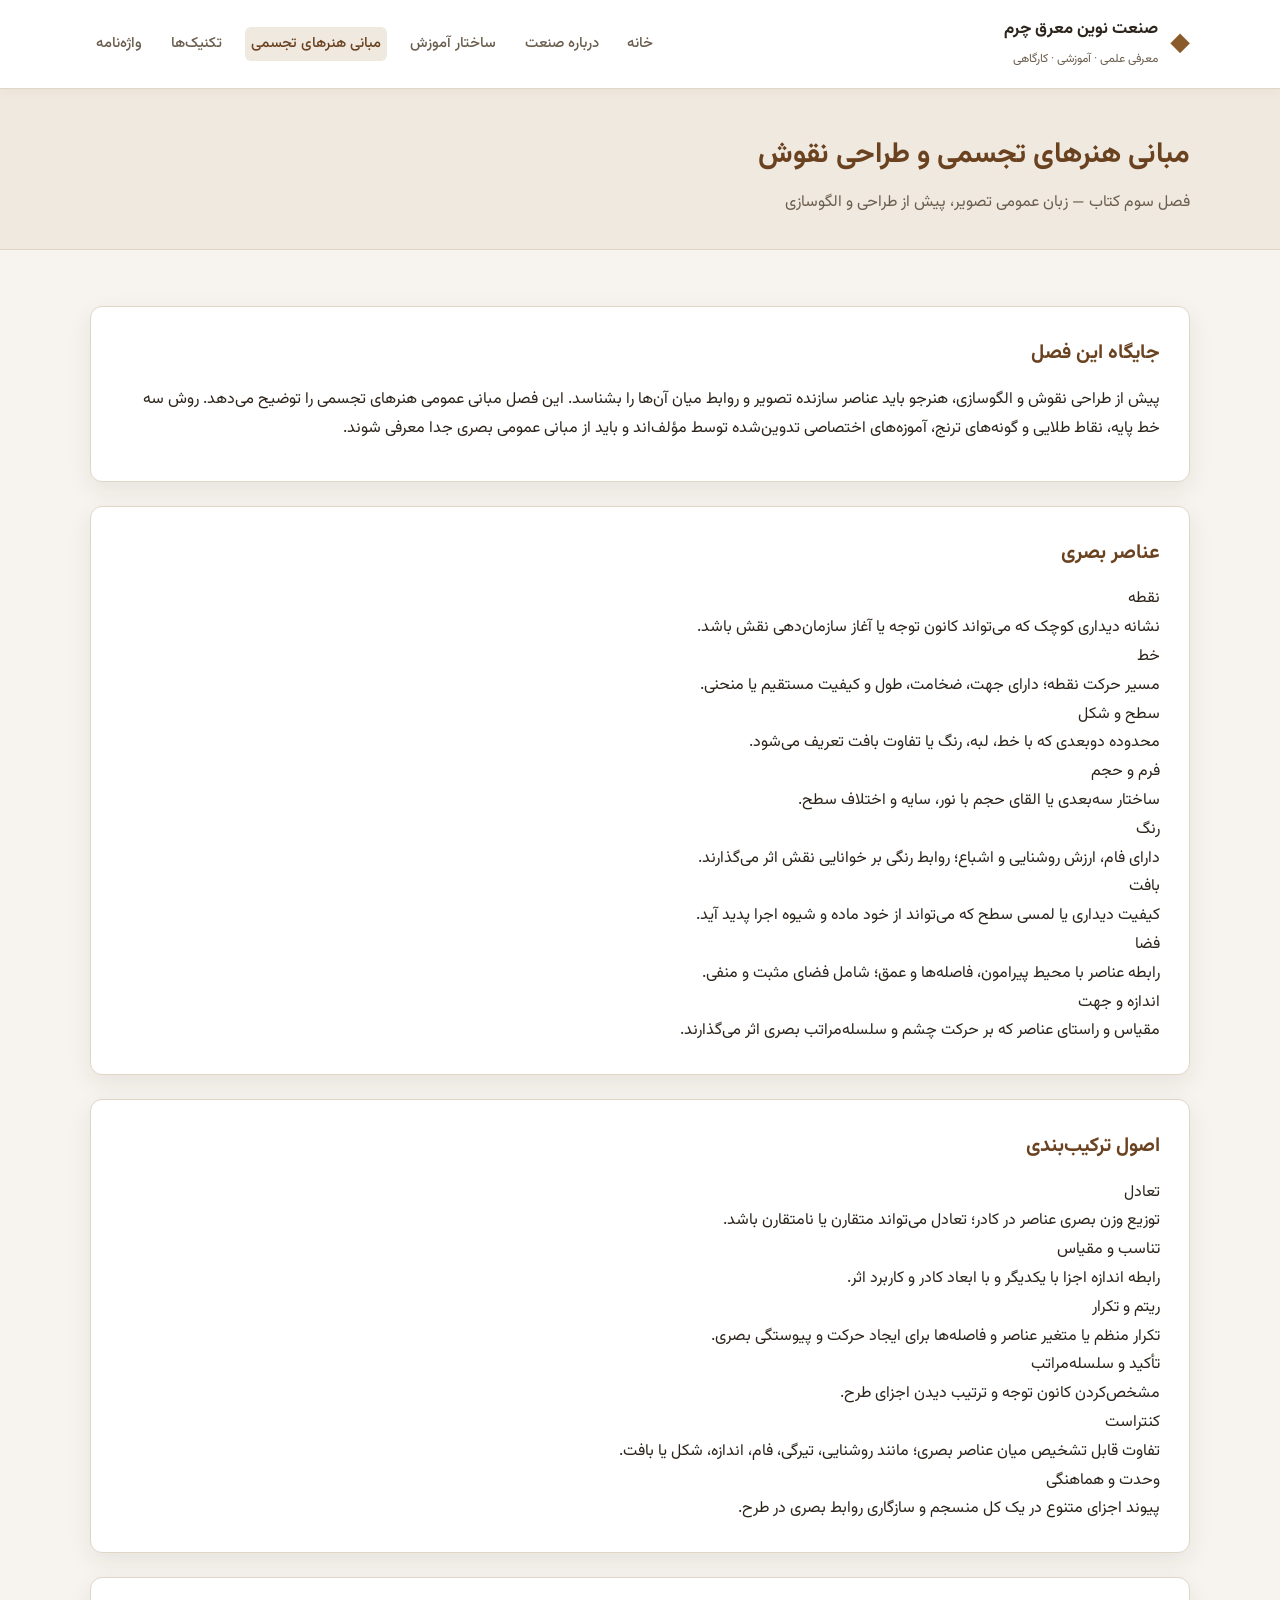
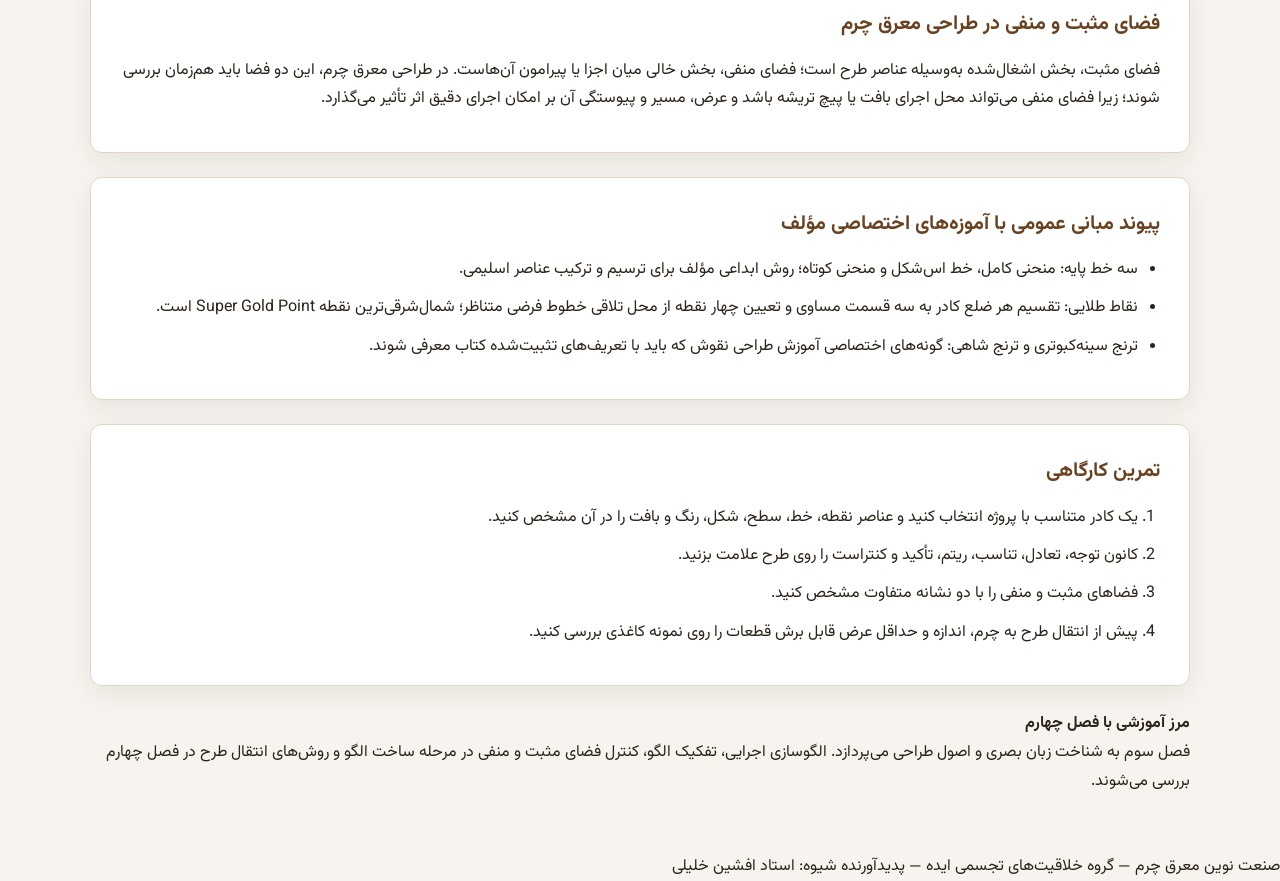
<file: visual-arts.html>
<!DOCTYPE html>
<html lang="fa" dir="rtl">
<head>
<meta charset="UTF-8">
<meta name="viewport" content="width=device-width, initial-scale=1">
<title>مبانی هنرهای تجسمی و طراحی نقوش | صنعت نوین معرق چرم</title>
<meta name="description" content="درسنامه مبانی هنرهای تجسمی: عناصر بصری، اصول ترکیب‌بندی، فضای مثبت و منفی و پیوند آن‌ها با طراحی نقوش معرق چرم.">
<meta name="author" content="استاد افشین خلیلی">
<link rel="canonical" href="https://deepdesigntechnology-design.github.io/sanat-novin-moaraq-charm/visual-arts.html">
<link rel="stylesheet" href="styles.css">
<link href="https://fonts.googleapis.com/css2?family=Vazirmatn:wght@300;400;500;700&display=swap" rel="stylesheet">
</head>
<body>
<header class="site-header"><div class="container"><div class="logo"><span class="logo-mark">◆</span><div><strong>صنعت نوین معرق چرم</strong><small>معرفی علمی · آموزشی · کارگاهی</small></div></div><nav class="main-nav"><a href="index.html">خانه</a><a href="about.html">درباره صنعت</a><a href="structure.html">ساختار آموزش</a><a href="visual-arts.html" class="active">مبانی هنرهای تجسمی</a><a href="techniques.html">تکنیک‌ها</a><a href="glossary.html">واژه‌نامه</a></nav></div></header>
<section class="page-hero"><div class="container"><h1>مبانی هنرهای تجسمی و طراحی نقوش</h1><p>فصل سوم کتاب — زبان عمومی تصویر، پیش از طراحی و الگوسازی</p></div></section>
<main class="section"><div class="container">
<div class="content-block"><h2>جایگاه این فصل</h2><p>پیش از طراحی نقوش و الگوسازی، هنرجو باید عناصر سازنده تصویر و روابط میان آن‌ها را بشناسد. این فصل مبانی عمومی هنرهای تجسمی را توضیح می‌دهد. روش سه خط پایه، نقاط طلایی و گونه‌های ترنج، آموزه‌های اختصاصی تدوین‌شده توسط مؤلف‌اند و باید از مبانی عمومی بصری جدا معرفی شوند.</p></div>
<div class="content-block"><h2>عناصر بصری</h2><div class="mat-table">
<div class="mat-row"><div class="mat-label">نقطه</div><div class="mat-value">نشانه دیداری کوچک که می‌تواند کانون توجه یا آغاز سازمان‌دهی نقش باشد.</div></div>
<div class="mat-row"><div class="mat-label">خط</div><div class="mat-value">مسیر حرکت نقطه؛ دارای جهت، ضخامت، طول و کیفیت مستقیم یا منحنی.</div></div>
<div class="mat-row"><div class="mat-label">سطح و شکل</div><div class="mat-value">محدوده دوبعدی که با خط، لبه، رنگ یا تفاوت بافت تعریف می‌شود.</div></div>
<div class="mat-row"><div class="mat-label">فرم و حجم</div><div class="mat-value">ساختار سه‌بعدی یا القای حجم با نور، سایه و اختلاف سطح.</div></div>
<div class="mat-row"><div class="mat-label">رنگ</div><div class="mat-value">دارای فام، ارزش روشنایی و اشباع؛ روابط رنگی بر خوانایی نقش اثر می‌گذارند.</div></div>
<div class="mat-row"><div class="mat-label">بافت</div><div class="mat-value">کیفیت دیداری یا لمسی سطح که می‌تواند از خود ماده و شیوه اجرا پدید آید.</div></div>
<div class="mat-row"><div class="mat-label">فضا</div><div class="mat-value">رابطه عناصر با محیط پیرامون، فاصله‌ها و عمق؛ شامل فضای مثبت و منفی.</div></div>
<div class="mat-row"><div class="mat-label">اندازه و جهت</div><div class="mat-value">مقیاس و راستای عناصر که بر حرکت چشم و سلسله‌مراتب بصری اثر می‌گذارند.</div></div>
</div></div>
<div class="content-block"><h2>اصول ترکیب‌بندی</h2><div class="mat-table">
<div class="mat-row"><div class="mat-label">تعادل</div><div class="mat-value">توزیع وزن بصری عناصر در کادر؛ تعادل می‌تواند متقارن یا نامتقارن باشد.</div></div>
<div class="mat-row"><div class="mat-label">تناسب و مقیاس</div><div class="mat-value">رابطه اندازه اجزا با یکدیگر و با ابعاد کادر و کاربرد اثر.</div></div>
<div class="mat-row"><div class="mat-label">ریتم و تکرار</div><div class="mat-value">تکرار منظم یا متغیر عناصر و فاصله‌ها برای ایجاد حرکت و پیوستگی بصری.</div></div>
<div class="mat-row"><div class="mat-label">تأکید و سلسله‌مراتب</div><div class="mat-value">مشخص‌کردن کانون توجه و ترتیب دیدن اجزای طرح.</div></div>
<div class="mat-row"><div class="mat-label">کنتراست</div><div class="mat-value">تفاوت قابل تشخیص میان عناصر بصری؛ مانند روشنایی، تیرگی، فام، اندازه، شکل یا بافت.</div></div>
<div class="mat-row"><div class="mat-label">وحدت و هماهنگی</div><div class="mat-value">پیوند اجزای متنوع در یک کل منسجم و سازگاری روابط بصری در طرح.</div></div>
</div></div>
<div class="content-block"><h2>فضای مثبت و منفی در طراحی معرق چرم</h2><p>فضای مثبت، بخش اشغال‌شده به‌وسیله عناصر طرح است؛ فضای منفی، بخش خالی میان اجزا یا پیرامون آن‌هاست. در طراحی معرق چرم، این دو فضا باید هم‌زمان بررسی شوند؛ زیرا فضای منفی می‌تواند محل اجرای بافت یا پیچ تریشه باشد و عرض، مسیر و پیوستگی آن بر امکان اجرای دقیق اثر تأثیر می‌گذارد.</p></div>
<div class="content-block"><h2>پیوند مبانی عمومی با آموزه‌های اختصاصی مؤلف</h2><ul><li>سه خط پایه: منحنی کامل، خط اس‌شکل و منحنی کوتاه؛ روش ابداعی مؤلف برای ترسیم و ترکیب عناصر اسلیمی.</li><li>نقاط طلایی: تقسیم هر ضلع کادر به سه قسمت مساوی و تعیین چهار نقطه از محل تلاقی خطوط فرضی متناظر؛ شمال‌شرقی‌ترین نقطه Super Gold Point است.</li><li>ترنج سینه‌کبوتری و ترنج شاهی: گونه‌های اختصاصی آموزش طراحی نقوش که باید با تعریف‌های تثبیت‌شده کتاب معرفی شوند.</li></ul></div>
<div class="content-block"><h2>تمرین کارگاهی</h2><ol><li>یک کادر متناسب با پروژه انتخاب کنید و عناصر نقطه، خط، سطح، شکل، رنگ و بافت را در آن مشخص کنید.</li><li>کانون توجه، تعادل، تناسب، ریتم، تأکید و کنتراست را روی طرح علامت بزنید.</li><li>فضاهای مثبت و منفی را با دو نشانه متفاوت مشخص کنید.</li><li>پیش از انتقال طرح به چرم، اندازه و حداقل عرض قابل برش قطعات را روی نمونه کاغذی بررسی کنید.</li></ol></div>
<div class="info-box"><h4>مرز آموزشی با فصل چهارم</h4><p>فصل سوم به شناخت زبان بصری و اصول طراحی می‌پردازد. الگوسازی اجرایی، تفکیک الگو، کنترل فضای مثبت و منفی در مرحله ساخت الگو و روش‌های انتقال طرح در فصل چهارم بررسی می‌شوند.</p></div>
</div></main><footer><p>صنعت نوین معرق چرم — گروه خلاقیت‌های تجسمی ایده — پدیدآورنده شیوه: استاد افشین خلیلی</p></footer>
</body></html>
</file>
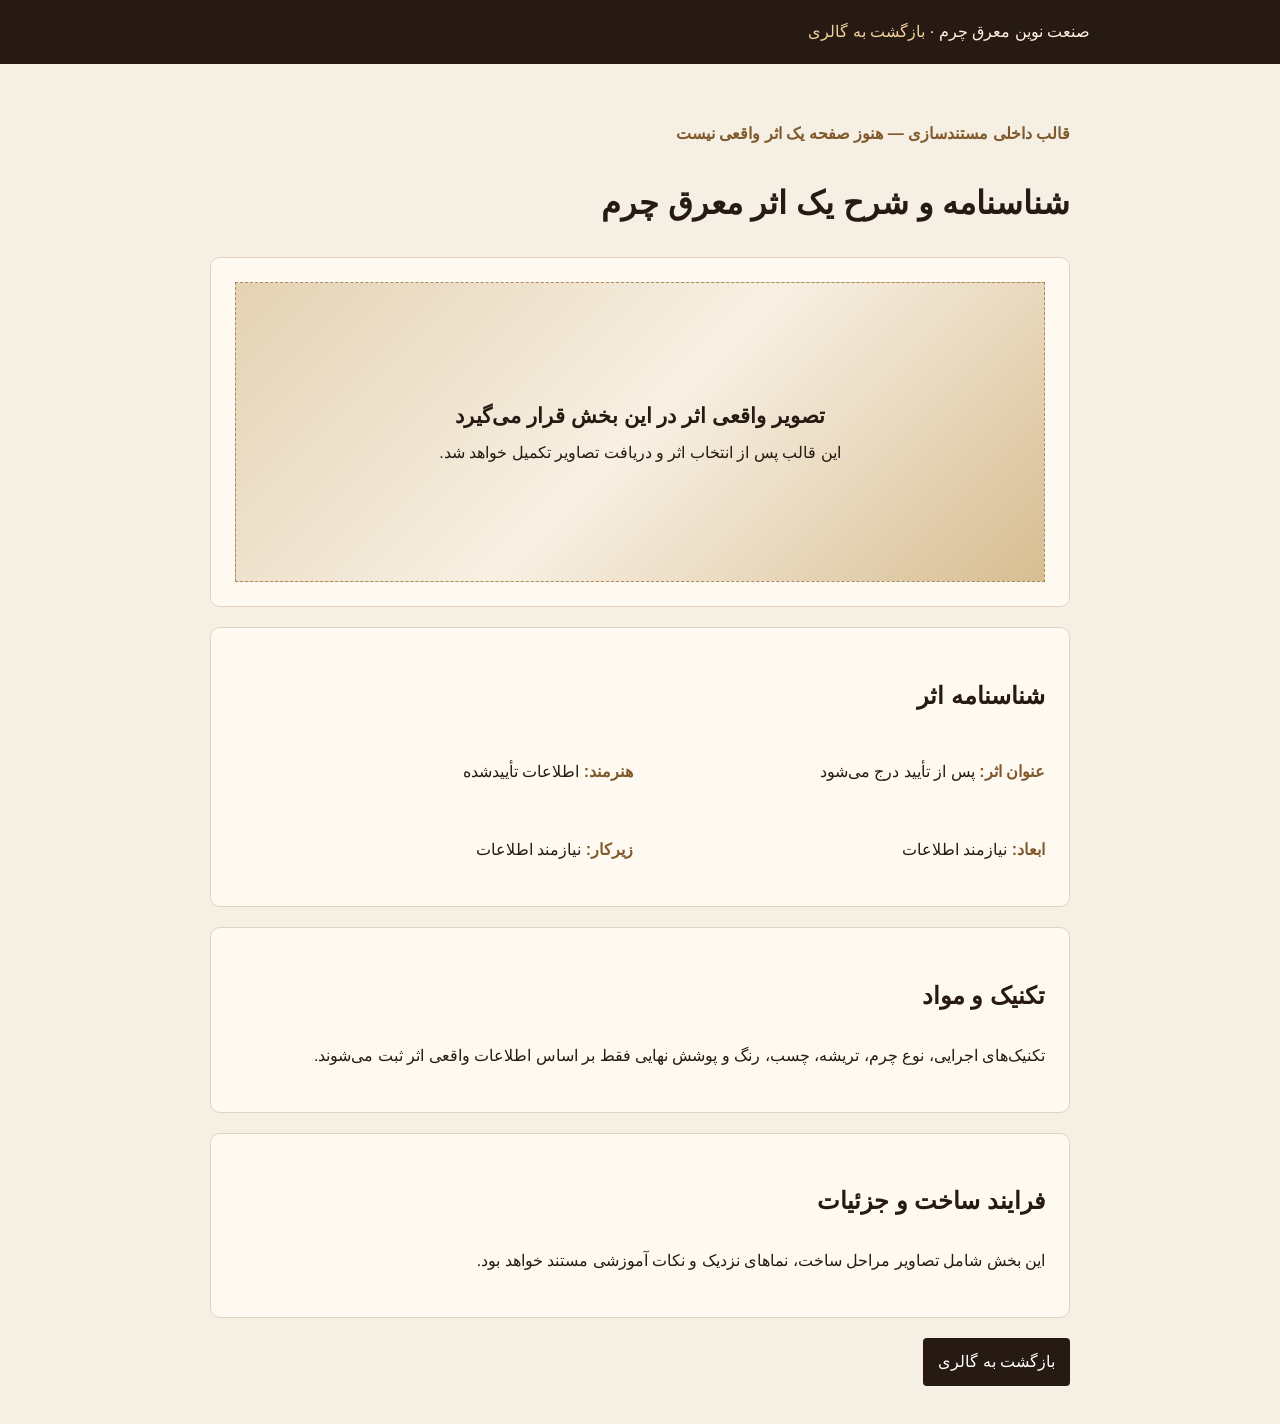
<file: work.html>
<!DOCTYPE html>
<html lang="fa" dir="rtl">
<head>
<meta charset="UTF-8"><meta name="viewport" content="width=device-width,initial-scale=1">
<title>قالب شناسنامه اثر | صنعت نوین معرق چرم</title>
<meta name="description" content="قالب مستندسازی آثار صنعت نوین معرق چرم شامل شناسنامه، تکنیک، مواد، زیرکار و فرایند ساخت.">
<meta name="robots" content="noindex,follow">
<link rel="canonical" href="https://deepdesigntechnology-design.github.io/sanat-novin-moaraq-charm/work.html">
<style>:root{--ink:#261a13;--gold:#c7a36a;--paper:#fffaf1;--cream:#f5efe4;--line:#e3d4bf}*{box-sizing:border-box}body{margin:0;background:var(--cream);color:var(--ink);font:16px/2 Tahoma,sans-serif}.bar{background:var(--ink);color:#fff2df;padding:16px max(20px,calc((100% - 900px)/2))}.bar a{color:#f0d19b;text-decoration:none}.wrap{max-width:900px;margin:auto;padding:38px 20px}.panel{background:var(--paper);border:1px solid var(--line);border-radius:10px;padding:24px;margin-bottom:20px}.visual{min-height:300px;background:linear-gradient(135deg,#e4d2b3,#f8f0e3,#d7bd91);display:grid;place-items:center;text-align:center;border:1px dashed #a98b5e;padding:24px}.visual strong{display:block;font-size:1.3rem}.label{color:#805a2c;font-weight:bold}.grid{display:grid;grid-template-columns:1fr 1fr;gap:14px}.back{display:inline-block;background:var(--ink);color:white;padding:8px 15px;text-decoration:none;border-radius:4px}@media(max-width:600px){.grid{grid-template-columns:1fr}}</style>
</head><body><header class="bar">صنعت نوین معرق چرم · <a href="gallery.html">بازگشت به گالری</a></header><main class="wrap"><p class="label">قالب داخلی مستندسازی — هنوز صفحه یک اثر واقعی نیست</p><h1>شناسنامه و شرح یک اثر معرق چرم</h1><section class="panel"><div class="visual"><div><strong>تصویر واقعی اثر در این بخش قرار می‌گیرد</strong>این قالب پس از انتخاب اثر و دریافت تصاویر تکمیل خواهد شد.</div></div></section><section class="panel"><h2>شناسنامه اثر</h2><div class="grid"><p><span class="label">عنوان اثر:</span> پس از تأیید درج می‌شود</p><p><span class="label">هنرمند:</span> اطلاعات تأییدشده</p><p><span class="label">ابعاد:</span> نیازمند اطلاعات</p><p><span class="label">زیرکار:</span> نیازمند اطلاعات</p></div></section><section class="panel"><h2>تکنیک و مواد</h2><p>تکنیک‌های اجرایی، نوع چرم، تریشه، چسب، رنگ و پوشش نهایی فقط بر اساس اطلاعات واقعی اثر ثبت می‌شوند.</p></section><section class="panel"><h2>فرایند ساخت و جزئیات</h2><p>این بخش شامل تصاویر مراحل ساخت، نماهای نزدیک و نکات آموزشی مستند خواهد بود.</p></section><a class="back" href="gallery.html">بازگشت به گالری</a></main></body></html>
</file>
<file: styles.css>
:root {
  --bg: #f7f4ef;
  --bg-alt: #efe9e0;
  --surface: #ffffff;
  --text: #2c241b;
  --muted: #6b5e4e;
  --accent: #8b5a2b;
  --accent-dark: #6b4220;
  --border: #e0d6c8;
  --radius: 12px;
  --shadow: 0 8px 24px rgba(44, 36, 27, 0.08);
  --font: 'Vazirmatn', system-ui, sans-serif;
}

* { box-sizing: border-box; margin: 0; padding: 0; }

body {
  font-family: var(--font);
  background: var(--bg);
  color: var(--text);
  line-height: 1.8;
  font-size: 16px;
}

.container {
  width: min(1100px, 92%);
  margin-inline: auto;
}

/* Header */
.site-header {
  background: var(--surface);
  border-bottom: 1px solid var(--border);
  position: sticky;
  top: 0;
  z-index: 50;
  box-shadow: 0 2px 12px rgba(0,0,0,0.04);
}

.site-header .container {
  display: flex;
  align-items: center;
  justify-content: space-between;
  padding: 0.9rem 0;
  gap: 1rem;
  flex-wrap: wrap;
}

.logo {
  display: flex;
  align-items: center;
  gap: 0.75rem;
}

.logo-mark {
  font-size: 1.6rem;
  color: var(--accent);
}

.logo strong { display: block; font-size: 1.05rem; }
.logo small { color: var(--muted); font-size: 0.75rem; }

.main-nav {
  display: flex;
  flex-wrap: wrap;
  gap: 0.4rem 1rem;
}

.main-nav a {
  text-decoration: none;
  color: var(--muted);
  font-size: 0.92rem;
  font-weight: 500;
  padding: 0.25rem 0.4rem;
  border-radius: 6px;
  transition: color 0.2s, background 0.2s;
}

.main-nav a:hover,
.main-nav a.active {
  color: var(--accent-dark);
  background: var(--bg-alt);
}

/* Hero */
.hero {
  background: linear-gradient(160deg, #3d2b1f 0%, #5c4030 50%, #8b5a2b 100%);
  color: #f8f1e7;
  padding: 4rem 0 4.5rem;
}

.hero-inner { max-width: 780px; }

.hero h1 {
  font-size: clamp(1.8rem, 4vw, 2.6rem);
  font-weight: 700;
  margin-bottom: 1rem;
  line-height: 1.35;
}

.lead {
  font-size: 1.1rem;
  opacity: 0.95;
  margin-bottom: 1.5rem;
}

.hero-meta {
  display: flex;
  flex-wrap: wrap;
  gap: 0.6rem 1.2rem;
  font-size: 0.88rem;
  opacity: 0.85;
  margin-bottom: 2rem;
}

.hero-actions { display: flex; flex-wrap: wrap; gap: 0.75rem; }

.btn {
  display: inline-block;
  padding: 0.7rem 1.4rem;
  border-radius: 8px;
  text-decoration: none;
  font-weight: 500;
  font-size: 0.95rem;
  transition: transform 0.15s, box-shadow 0.15s;
}

.btn.primary {
  background: #f8f1e7;
  color: #3d2b1f;
}

.btn.outline {
  border: 1.5px solid rgba(248,241,231,0.6);
  color: #f8f1e7;
}

.btn:hover { transform: translateY(-2px); }

/* Sections */
.section {
  padding: 3.5rem 0;
}

.section.alt { background: var(--bg-alt); }

.section-title {
  font-size: 1.55rem;
  margin-bottom: 1.75rem;
  color: var(--accent-dark);
  position: relative;
  padding-bottom: 0.5rem;
}

.section-title::after {
  content: '';
  position: absolute;
  bottom: 0;
  right: 0;
  width: 48px;
  height: 3px;
  background: var(--accent);
  border-radius: 2px;
}

.grid-3 {
  display: grid;
  grid-template-columns: repeat(auto-fit, minmax(240px, 1fr));
  gap: 1.25rem;
}

.grid-2 {
  display: grid;
  grid-template-columns: repeat(auto-fit, minmax(280px, 1fr));
  gap: 2rem;
}

.card {
  background: var(--surface);
  border: 1px solid var(--border);
  border-radius: var(--radius);
  padding: 1.4rem 1.5rem;
  box-shadow: var(--shadow);
}

.card h3 {
  font-size: 1.1rem;
  margin-bottom: 0.6rem;
  color: var(--accent-dark);
}

.chapter-list, .feature-list {
  padding-right: 1.3rem;
}

.chapter-list li, .feature-list li {
  margin-bottom: 0.45rem;
}

.text-center { text-align: center; }
.narrow { max-width: 680px; margin-inline: auto; }
.note {
  margin-top: 1rem;
  font-size: 0.9rem;
  color: var(--muted);
}

/* Content pages */
.page-hero {
  background: var(--bg-alt);
  padding: 2.5rem 0 2rem;
  border-bottom: 1px solid var(--border);
}

.page-hero h1 {
  font-size: 1.8rem;
  color: var(--accent-dark);
  margin-bottom: 0.5rem;
}

.page-hero p { color: var(--muted); max-width: 640px; }

.content-block {
  background: var(--surface);
  border: 1px solid var(--border);
  border-radius: var(--radius);
  padding: 1.75rem 1.8rem;
  margin-bottom: 1.5rem;
  box-shadow: var(--shadow);
}

.content-block h2 {
  font-size: 1.25rem;
  color: var(--accent-dark);
  margin-bottom: 0.9rem;
}

.content-block h3 {
  font-size: 1.05rem;
  margin: 1.2rem 0 0.5rem;
}

.content-block p, .content-block li {
  margin-bottom: 0.6rem;
}

.content-block ul, .content-block ol {
  padding-right: 1.4rem;
}

.tag {
  display: inline-block;
  background: var(--bg-alt);
  color: var(--accent-dark);
  font-size: 0.8rem;
  padding: 0.2rem 0.55rem;
  border-radius: 4px;
  margin-left: 0.35rem;
}

/* Footer */
.site-footer {
  background: #2c241b;
  color: #e8dfd4;
  padding: 2rem 0;
  text-align: center;
  font-size: 0.9rem;
}

.site-footer .small {
  margin-top: 0.6rem;
  opacity: 0.7;
  font-size: 0.8rem;
}

@media (max-width: 640px) {
  .hero { padding: 2.8rem 0 3.2rem; }
  .section { padding: 2.5rem 0; }
  .content-block { padding: 1.3rem 1.2rem; }
}
</file>
